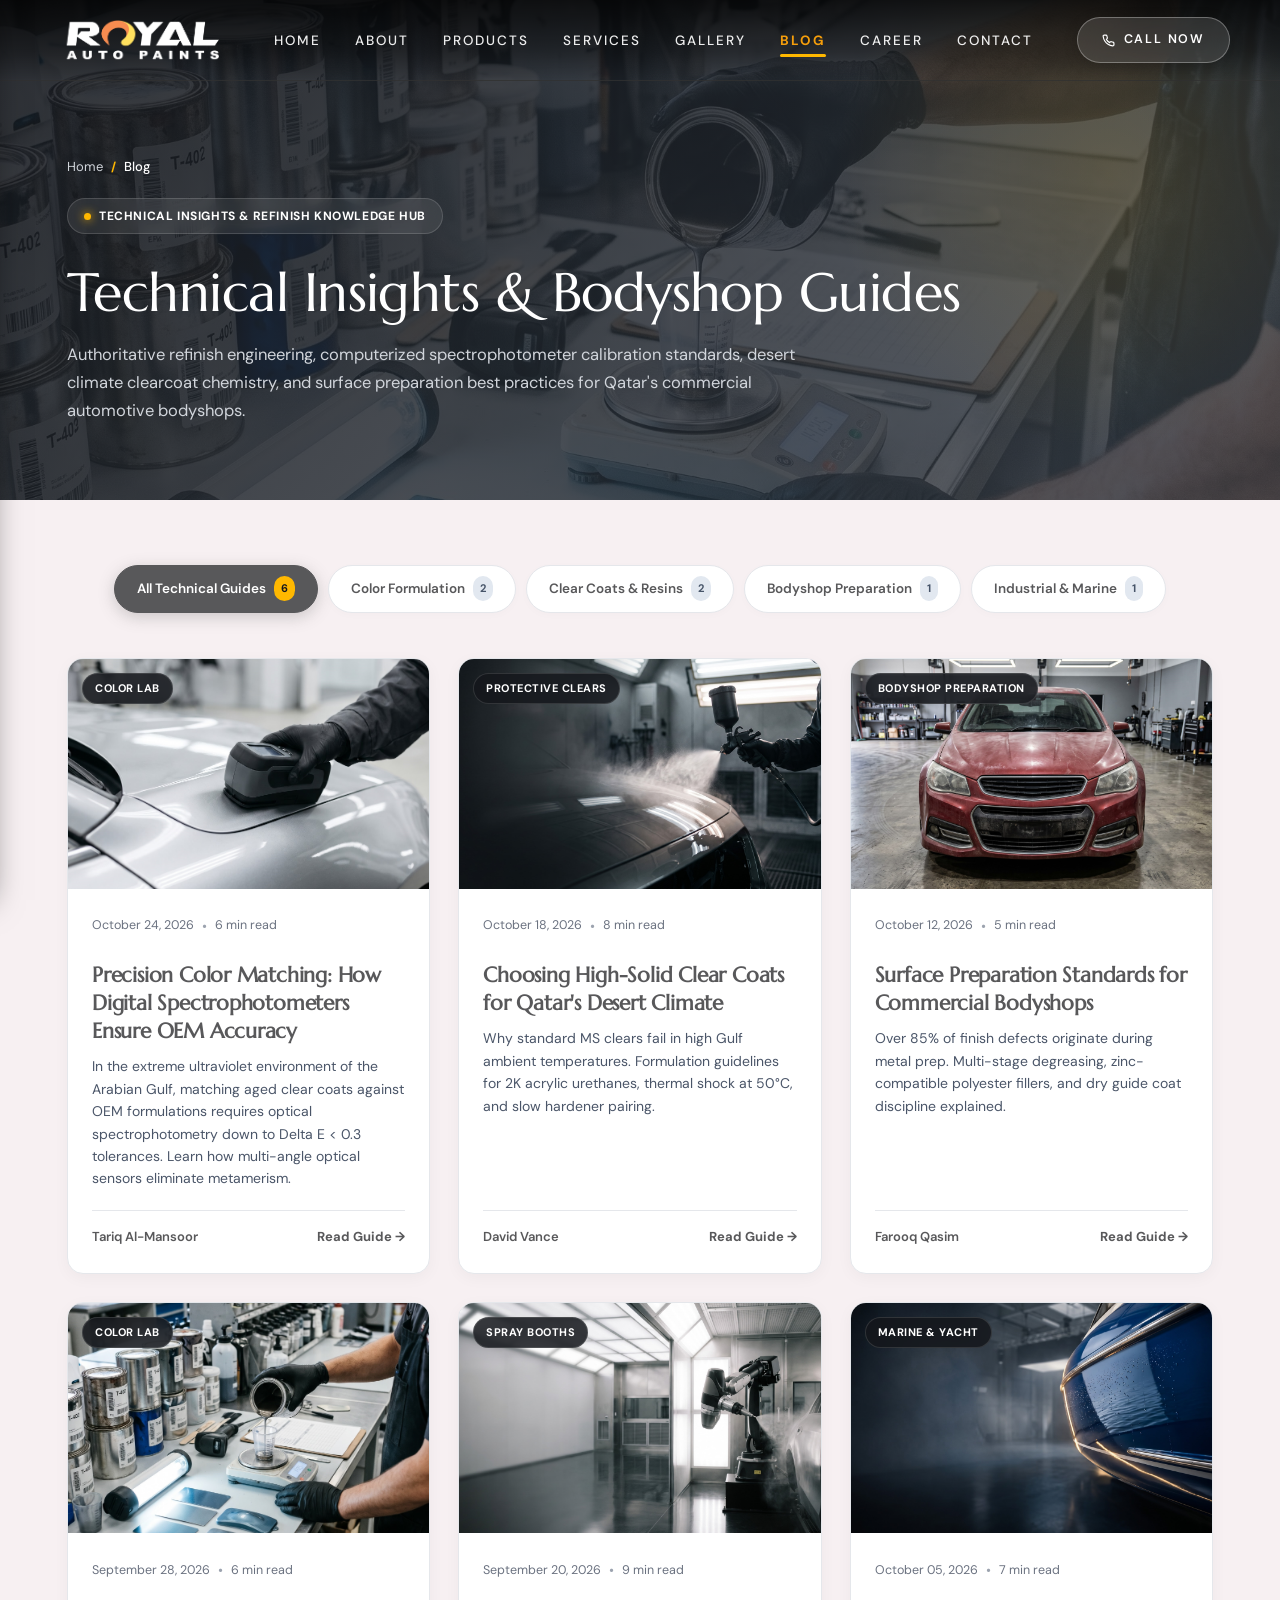
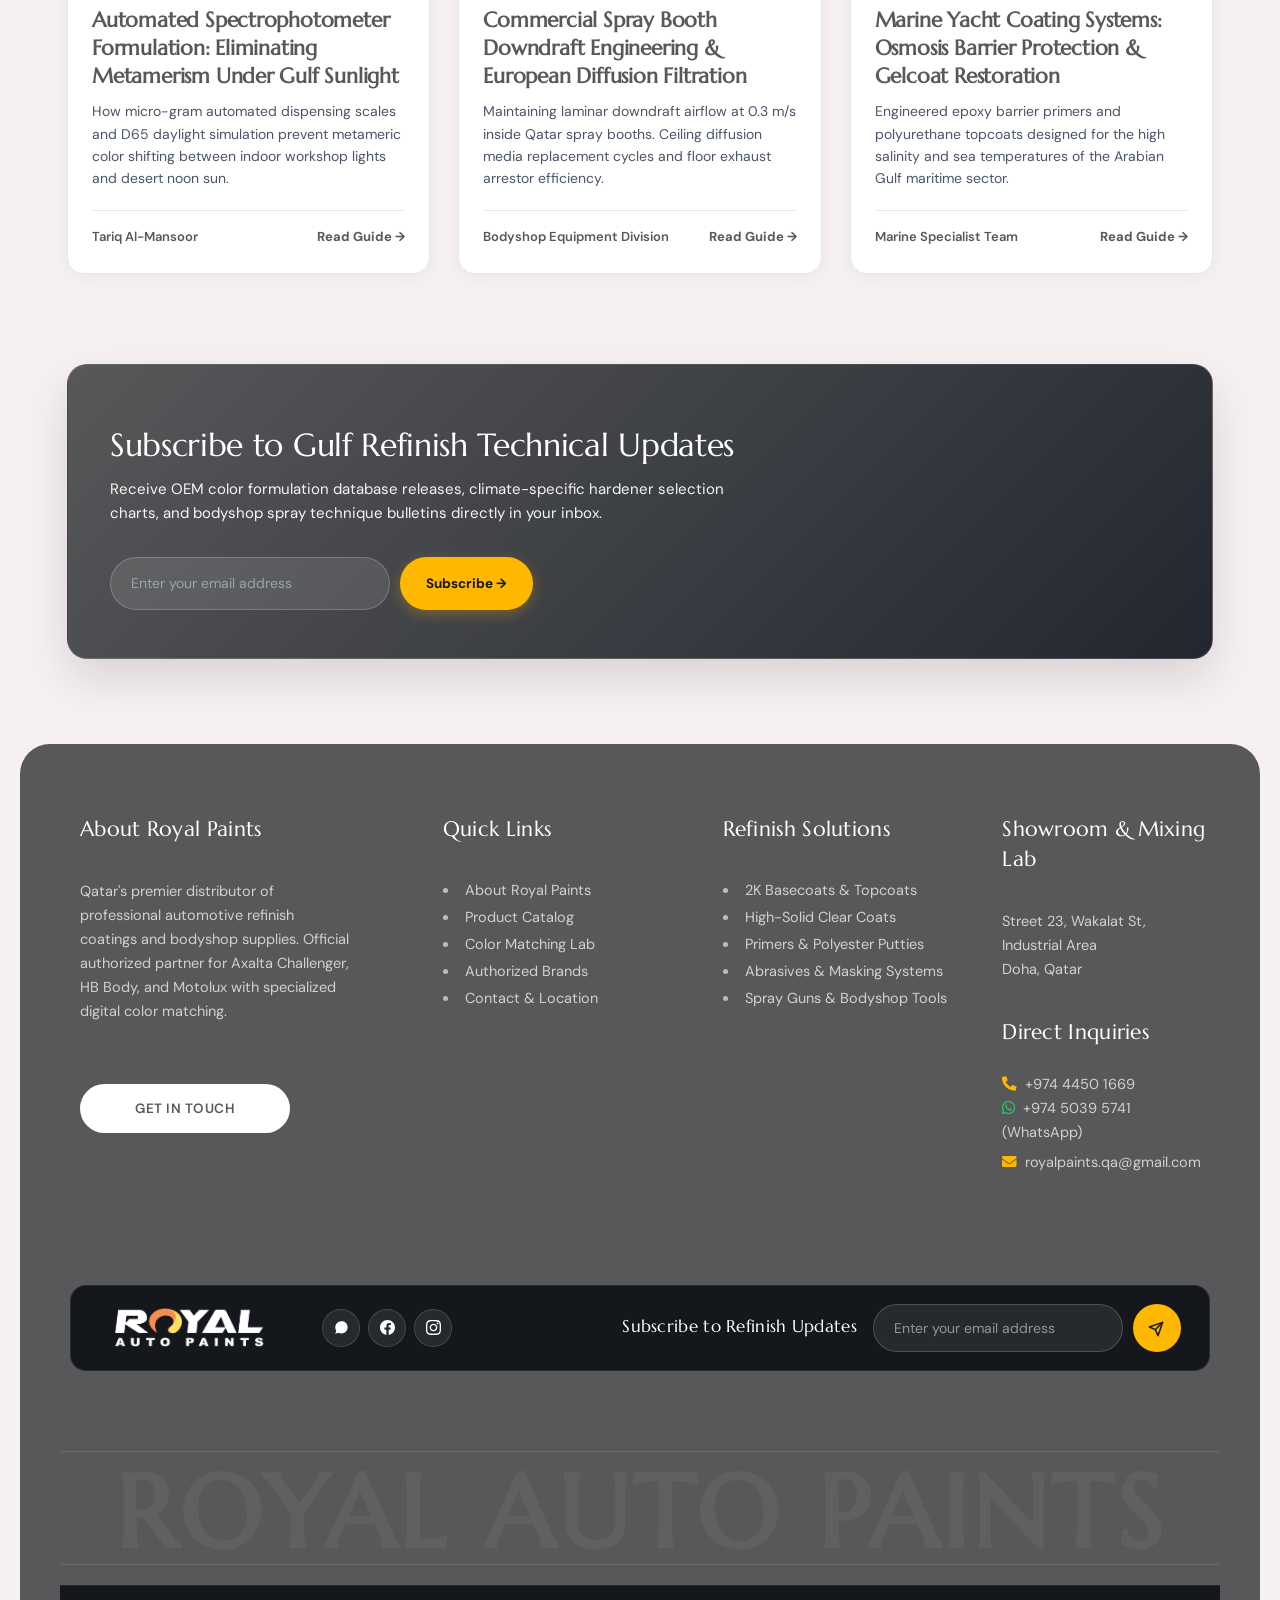
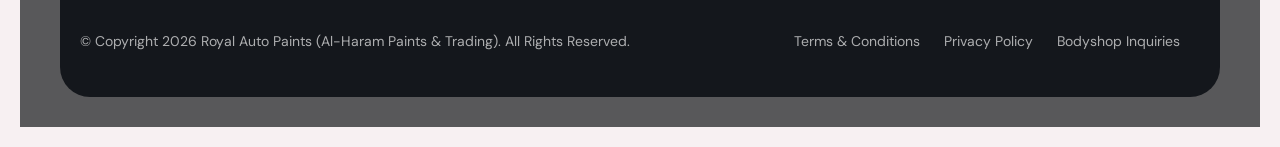
<file: blog.html>
<!DOCTYPE html>
<html lang="en-US">
<head>
    <meta charset="utf-8">
    <meta name="viewport" content="width=device-width, initial-scale=1, shrink-to-fit=no">
    <title>Technical Insights &amp; Bodyshop Knowledge Hub — Royal Auto Paints Qatar</title>
    <meta name="description" content="Professional technical articles, spectrophotometer color matching guides, desert clear coat formulations, and surface preparation standards by Royal Auto Paints Qatar.">

    <link rel="icon" type="image/png" href="images/favicon.png">

    <!-- Fonts: Marcellus (Headings) & DM Sans (Body) -->
    <link rel="preconnect" href="https://fonts.googleapis.com">
    <link rel="preconnect" href="https://fonts.gstatic.com" crossorigin>
    <link href="https://fonts.googleapis.com/css2?family=DM+Sans:ital,opsz,wght@0,9..40,100..1000;1,9..40,100..1000&family=Marcellus&display=swap" rel="stylesheet">

    <!-- Framework & Vendor Stylesheets -->
    <link rel="stylesheet" href="css/bootstrap.min.css">
    <link rel="stylesheet" href="css/font-awesome5.min.css">
    <link rel="stylesheet" href="css/font-awesome-v4-shims.css">
    <link rel="stylesheet" href="css/animate.min.css">
    <link rel="stylesheet" href="css/custom.css?v=3.5">
    <link rel="stylesheet" href="css/blog.css?v=1.0">
    <link rel="stylesheet" id="elementor-frontend-css" href="css/custom-frontend.min.css" media="all">
    <link rel="stylesheet" id="elementor-page-css" href="css/elementor-page.css" media="all">
    <link rel="stylesheet" id="tm-newsletter-style-css" href="css/newsletter.css" media="all">
    <link rel="stylesheet" id="dermisio-style-main-css" href="css/style-main.css" media="all">
    <link rel="stylesheet" id="elementor-post-1693-css" href="css/elementor-post-1693.css" media="all">

    <!-- JSON-LD Schema: Blog & CollectionPage -->
    <script type="application/ld+json">
    {
      "@context": "https://schema.org",
      "@type": "Blog",
      "@id": "https://www.royalautopaints.com/blog.html#webpage",
      "name": "Technical Insights & Bodyshop Knowledge Hub — Royal Auto Paints Qatar",
      "description": "Technical insights on automotive refinishing, digital color formulation, clear coat selection, and surface prep for Qatar bodyshops.",
      "url": "https://www.royalautopaints.com/blog.html",
      "publisher": {
        "@type": "Organization",
        "name": "Royal Auto Paints (Al-Haram Paints & Trading W.L.L.)",
        "logo": "https://www.royalautopaints.com/images/royal_logo_white.png"
      }
    }
    </script>
</head>

<body id="blog-page">

    <!-- ========================================================================
         1. Standard Navigation Header (Unified Luxore Navbar)
         ======================================================================== -->
    <header class="luxore-navbar-header opt2-header" id="header">
        <div class="luxore-nav-container opt2-container">
            <!-- Left: Brand Logo -->
            <div class="opt2-logo-area">
                <a href="index.html" class="luxore-brand-logo-link">
                    <img src="images/royal_logo_white.png" alt="Royal Auto Paints Qatar" class="luxore-brand-logo" width="180" height="42">
                </a>
            </div>

            <!-- Center: Primary Navigation Links -->
            <nav class="opt2-nav-center">
                <ul class="luxore-nav-menu">
                    <li><a href="index.html" class="luxore-nav-link">HOME</a></li>
                    <li><a href="about.html" class="luxore-nav-link">ABOUT</a></li>
                    <li><a href="products.html" class="luxore-nav-link">PRODUCTS</a></li>
                    <li><a href="services.html" class="luxore-nav-link">SERVICES</a></li>
                    <li><a href="gallery.html" class="luxore-nav-link">GALLERY</a></li>
                    <li><a href="blog.html" class="luxore-nav-link active">BLOG</a></li>
                    <li><a href="career.html" class="luxore-nav-link">CAREER</a></li>
                    <li><a href="contact.html" class="luxore-nav-link">CONTACT</a></li>
                </ul>
            </nav>

            <!-- Right: Direct Call Button & Mobile Hamburger Toggle -->
            <div class="opt2-nav-right">
                <a href="tel:+97450395741" class="luxore-call-pill" title="Call Royal Auto Paints Qatar">
                    <span class="call-pill-icon">
                        <svg width="13" height="13" viewBox="0 0 24 24" fill="none" stroke="currentColor" stroke-width="2.2" stroke-linecap="round" stroke-linejoin="round">
                            <path d="M22 16.92v3a2 2 0 0 1-2.18 2 19.79 19.79 0 0 1-8.63-3.07 19.5 19.5 0 0 1-6-6 19.79 19.79 0 0 1-3.07-8.67A2 2 0 0 1 4.11 2h3a2 2 0 0 1 2 1.72 12.84 12.84 0 0 0 .7 2.81 2 2 0 0 1-.45 2.11L8.09 9.91a16 16 0 0 0 6 6l1.27-1.27a2 2 0 0 1 2.11-.45 12.84 12.84 0 0 0 2.81.7A2 2 0 0 1 22 16.92z"></path>
                        </svg>
                    </span>
                    <span class="call-pill-text">CALL NOW</span>
                </a>
                <!-- Mobile Toggle Button -->
                <button class="luxore-menu-toggle" id="luxoreMenuToggle" aria-label="Toggle navigation">
                    <span></span>
                    <span></span>
                    <span></span>
                </button>
            </div>
        </div>

        <!-- Mobile Drawer Navigation -->
        <div class="luxore-mobile-drawer" id="luxoreMobileDrawer">
            <div class="luxore-mobile-drawer-header">
                <a href="index.html" class="luxore-brand-logo-link">
                    <img src="images/royal_logo_white.png" alt="Royal Auto Paints" style="height: 36px; width: auto;">
                </a>
                <button class="luxore-drawer-close" id="luxoreDrawerClose" aria-label="Close menu">&times;</button>
            </div>
            <ul class="luxore-mobile-menu">
                <li><a href="index.html">HOME</a></li>
                <li><a href="about.html">ABOUT</a></li>
                <li><a href="products.html">PRODUCTS</a></li>
                <li><a href="services.html">SERVICES</a></li>
                <li><a href="gallery.html">GALLERY</a></li>
                <li><a href="blog.html" class="active" style="color: var(--royal-yellow-gold, #F5C518);">BLOG</a></li>
                <li><a href="career.html">CAREER</a></li>
                <li><a href="contact.html">CONTACT</a></li>
            </ul>
        </div>
    </header>

    <!-- ========================================================================
         2. Hero Banner Section
         ======================================================================== -->
    <section class="blog-hero-section" id="blog-hero">
        <div class="container blog-hero-inner">
            <!-- Breadcrumb Navigation -->
            <nav class="blog-breadcrumb" aria-label="breadcrumb">
                <a href="index.html">Home</a>
                <span class="sep">/</span>
                <span class="current">Blog</span>
            </nav>

            <!-- Specification Tag Pill -->
            <div class="blog-spec-badge">
                <span class="dot"></span>
                TECHNICAL INSIGHTS &amp; REFINISH KNOWLEDGE HUB
            </div>

            <!-- Page Title -->
            <h1 class="blog-hero-title">Technical Insights &amp; Bodyshop Guides</h1>
            <p class="blog-hero-lead">
                Authoritative refinish engineering, computerized spectrophotometer calibration standards, desert climate clearcoat chemistry, and surface preparation best practices for Qatar's commercial automotive bodyshops.
            </p>
        </div>
    </section>

    <!-- ========================================================================
         3. Main Blog Content Hub & Grid
         ======================================================================== -->
    <section class="blog-section">
        <div class="container">
            <!-- Category Filter Pills (Pure Text & Count Badges — NO ICONS) -->
            <div class="blog-filter-wrap">
                <button type="button" class="blog-filter-btn active" data-filter="all">
                    <span>All Technical Guides</span>
                    <span class="filter-count">6</span>
                </button>
                <button type="button" class="blog-filter-btn" data-filter="color-lab">
                    <span>Color Formulation</span>
                    <span class="filter-count">2</span>
                </button>
                <button type="button" class="blog-filter-btn" data-filter="clears">
                    <span>Clear Coats &amp; Resins</span>
                    <span class="filter-count">2</span>
                </button>
                <button type="button" class="blog-filter-btn" data-filter="bodyshop">
                    <span>Bodyshop Preparation</span>
                    <span class="filter-count">1</span>
                </button>
                <button type="button" class="blog-filter-btn" data-filter="marine">
                    <span>Industrial &amp; Marine</span>
                    <span class="filter-count">1</span>
                </button>
            </div>

            <!-- Articles Grid -->
            <div class="blog-grid" id="blogGrid">

                <!-- Article 1: Precision Color Matching -->
                <article class="blog-card" data-category="color-lab">
                    <div class="blog-card-img-wrap">
                        <img src="images/Technician_scanning_car_paint_color.jpg" alt="Spectrophotometer OEM Color Matching in Qatar" loading="lazy">
                        <span class="blog-card-badge">COLOR LAB</span>
                    </div>
                    <div class="blog-card-body">
                        <div class="blog-card-meta">
                            <span>October 24, 2026</span>
                            <span class="blog-meta-dot">&bull;</span>
                            <span>6 min read</span>
                        </div>
                        <h3 class="blog-card-title">
                            <a href="blog-detail.html?post=1">Precision Color Matching: How Digital Spectrophotometers Ensure OEM Accuracy</a>
                        </h3>
                        <p class="blog-card-desc">
                            In the extreme ultraviolet environment of the Arabian Gulf, matching aged clear coats against OEM formulations requires optical spectrophotometry down to Delta E &lt; 0.3 tolerances. Learn how multi-angle optical sensors eliminate metamerism.
                        </p>
                        <div class="blog-card-footer">
                            <span class="blog-card-author">Tariq Al-Mansoor</span>
                            <a href="blog-detail.html?post=1" class="blog-card-read-link">
                                Read Guide &rarr;
                            </a>
                        </div>
                    </div>
                </article>

                <!-- Article 2: Protective Clears -->
                <article class="blog-card" data-category="clears">
                    <div class="blog-card-img-wrap">
                        <img src="images/royalpaint_hero_3.jpg" alt="Choosing High-Solid Clear Coats for Qatar's Desert Climate" loading="lazy">
                        <span class="blog-card-badge">PROTECTIVE CLEARS</span>
                    </div>
                    <div class="blog-card-body">
                        <div class="blog-card-meta">
                            <span>October 18, 2026</span>
                            <span class="blog-meta-dot">&bull;</span>
                            <span>8 min read</span>
                        </div>
                        <h3 class="blog-card-title">
                            <a href="blog-detail.html?post=2">Choosing High-Solid Clear Coats for Qatar's Desert Climate</a>
                        </h3>
                        <p class="blog-card-desc">
                            Why standard MS clears fail in high Gulf ambient temperatures. Formulation guidelines for 2K acrylic urethanes, thermal shock at 50°C, and slow hardener pairing.
                        </p>
                        <div class="blog-card-footer">
                            <span class="blog-card-author">David Vance</span>
                            <a href="blog-detail.html?post=2" class="blog-card-read-link">
                                Read Guide &rarr;
                            </a>
                        </div>
                    </div>
                </article>

                <!-- Article 3: Bodyshop Preparation -->
                <article class="blog-card" data-category="bodyshop">
                    <div class="blog-card-img-wrap">
                        <img src="images/Sedan_with_damaged_paint.jpg" alt="Surface Preparation Standards for Commercial Bodyshops" loading="lazy">
                        <span class="blog-card-badge">BODYSHOP PREPARATION</span>
                    </div>
                    <div class="blog-card-body">
                        <div class="blog-card-meta">
                            <span>October 12, 2026</span>
                            <span class="blog-meta-dot">&bull;</span>
                            <span>5 min read</span>
                        </div>
                        <h3 class="blog-card-title">
                            <a href="blog-detail.html?post=3">Surface Preparation Standards for Commercial Bodyshops</a>
                        </h3>
                        <p class="blog-card-desc">
                            Over 85% of finish defects originate during metal prep. Multi-stage degreasing, zinc-compatible polyester fillers, and dry guide coat discipline explained.
                        </p>
                        <div class="blog-card-footer">
                            <span class="blog-card-author">Farooq Qasim</span>
                            <a href="blog-detail.html?post=3" class="blog-card-read-link">
                                Read Guide &rarr;
                            </a>
                        </div>
                    </div>
                </article>

                <!-- Article 4: Color Lab Formulation -->
                <article class="blog-card" data-category="color-lab">
                    <div class="blog-card-img-wrap">
                        <img src="images/Technician_mixing_automotive_paint.jpg" alt="Automated Spectrophotometer Formulation" loading="lazy">
                        <span class="blog-card-badge">COLOR LAB</span>
                    </div>
                    <div class="blog-card-body">
                        <div class="blog-card-meta">
                            <span>September 28, 2026</span>
                            <span class="blog-meta-dot">&bull;</span>
                            <span>6 min read</span>
                        </div>
                        <h3 class="blog-card-title">
                            <a href="blog-detail.html?post=1">Automated Spectrophotometer Formulation: Eliminating Metamerism Under Gulf Sunlight</a>
                        </h3>
                        <p class="blog-card-desc">
                            How micro-gram automated dispensing scales and D65 daylight simulation prevent metameric color shifting between indoor workshop lights and desert noon sun.
                        </p>
                        <div class="blog-card-footer">
                            <span class="blog-card-author">Tariq Al-Mansoor</span>
                            <a href="blog-detail.html?post=1" class="blog-card-read-link">
                                Read Guide &rarr;
                            </a>
                        </div>
                    </div>
                </article>

                <!-- Article 5: Spray Booth Engineering -->
                <article class="blog-card" data-category="clears">
                    <div class="blog-card-img-wrap">
                        <img src="images/spray_booth_hero.jpg" alt="Commercial Spray Booth Downdraft Engineering" loading="lazy">
                        <span class="blog-card-badge">SPRAY BOOTHS</span>
                    </div>
                    <div class="blog-card-body">
                        <div class="blog-card-meta">
                            <span>September 20, 2026</span>
                            <span class="blog-meta-dot">&bull;</span>
                            <span>9 min read</span>
                        </div>
                        <h3 class="blog-card-title">
                            <a href="service-detail.html?service=spraybooth">Commercial Spray Booth Downdraft Engineering &amp; European Diffusion Filtration</a>
                        </h3>
                        <p class="blog-card-desc">
                            Maintaining laminar downdraft airflow at 0.3 m/s inside Qatar spray booths. Ceiling diffusion media replacement cycles and floor exhaust arrestor efficiency.
                        </p>
                        <div class="blog-card-footer">
                            <span class="blog-card-author">Bodyshop Equipment Division</span>
                            <a href="service-detail.html?service=spraybooth" class="blog-card-read-link">
                                Read Guide &rarr;
                            </a>
                        </div>
                    </div>
                </article>

                <!-- Article 6: Marine & Yacht Coatings -->
                <article class="blog-card" data-category="marine">
                    <div class="blog-card-img-wrap">
                        <img src="images/marine_coating_yacht.jpg" alt="Marine Yacht Coating Systems" loading="lazy">
                        <span class="blog-card-badge">MARINE &amp; YACHT</span>
                    </div>
                    <div class="blog-card-body">
                        <div class="blog-card-meta">
                            <span>October 05, 2026</span>
                            <span class="blog-meta-dot">&bull;</span>
                            <span>7 min read</span>
                        </div>
                        <h3 class="blog-card-title">
                            <a href="service-detail.html?service=marine">Marine Yacht Coating Systems: Osmosis Barrier Protection &amp; Gelcoat Restoration</a>
                        </h3>
                        <p class="blog-card-desc">
                            Engineered epoxy barrier primers and polyurethane topcoats designed for the high salinity and sea temperatures of the Arabian Gulf maritime sector.
                        </p>
                        <div class="blog-card-footer">
                            <span class="blog-card-author">Marine Specialist Team</span>
                            <a href="service-detail.html?service=marine" class="blog-card-read-link">
                                Read Guide &rarr;
                            </a>
                        </div>
                    </div>
                </article>

            </div>
        </div>
    </section>

    <!-- ========================================================================
         4. Refinish Technical Updates / Newsletter Section
         ======================================================================== -->
    <section class="blog-cta-section">
        <div class="container">
            <div class="blog-cta-card">
                <div class="blog-cta-content">
                    <h3 class="blog-cta-title">Subscribe to Gulf Refinish Technical Updates</h3>
                    <p class="blog-cta-subtitle">
                        Receive OEM color formulation database releases, climate-specific hardener selection charts, and bodyshop spray technique bulletins directly in your inbox.
                    </p>
                </div>
                <div class="blog-cta-form-wrap">
                    <form onsubmit="event.preventDefault(); alert('Thank you for subscribing to Royal Auto Paints Technical Bulletins.');" style="display: flex; gap: 10px; flex-wrap: wrap;">
                        <input type="email" required placeholder="Enter your email address" class="blog-newsletter-input">
                        <button type="submit" class="btn-newsletter-submit">
                            Subscribe &rarr;
                        </button>
                    </form>
                </div>
            </div>
        </div>
    </section>

    

    <footer id="footer" class="footer">
        <div class="footer-widget-area">
            <div data-elementor-type="wp-post" data-elementor-id="1693" class="elementor elementor-1693">
                <div class="elementor-element elementor-element-00ae94a e-con-full e-flex tm-col-stretched-none tm-bg-color-over-image e-con e-parent" data-id="00ae94a" data-element_type="container" data-e-type="container" data-settings="{&quot;background_background&quot;:&quot;classic&quot;}">
                    <div class="elementor-element elementor-element-ecae855 overflow-hidden e-con-full e-flex tm-col-stretched-none tm-bg-color-over-image e-con e-child" data-id="ecae855" data-element_type="container" data-e-type="container">
                        <div class="elementor-element elementor-element-3d66c80 e-flex e-con-boxed tm-col-stretched-none tm-bg-color-over-image e-con e-child" data-id="3d66c80" data-element_type="container" data-e-type="container">
                            <div class="e-con-inner">
                                <div class="elementor-element elementor-element-2c0d036 e-con-full e-flex tm-col-stretched-none tm-bg-color-over-image e-con e-child" data-id="2c0d036" data-element_type="container" data-e-type="container">
                                    
                                    <!-- Column 1: About Royal Paints -->
                                    <div class="elementor-element elementor-element-f34c1e5 e-con-full e-flex tm-col-stretched-none tm-bg-color-over-image e-con e-child" data-id="f34c1e5" data-element_type="container" data-e-type="container">
                                        <div class="elementor-element elementor-element-ec01184 elementor-widget elementor-widget-tm-ele-text-editor" data-id="ec01184" data-element_type="widget" data-e-type="widget" data-widget_type="tm-ele-text-editor.default">
                                            <div class="elementor-widget-container">
                                                <div class="tm-text-editor">
                                                    About Royal Paints
                                                </div>
                                            </div>
                                        </div>
                                        <div class="elementor-element elementor-element-a71fe1f elementor-widget__width-initial elementor-widget elementor-widget-tm-ele-text-editor" data-id="a71fe1f" data-element_type="widget" data-e-type="widget" data-widget_type="tm-ele-text-editor.default">
                                            <div class="elementor-widget-container">
                                                <div class="tm-text-editor">
                                                    Qatar's premier distributor of professional automotive refinish coatings and bodyshop supplies. Official authorized partner for Axalta Challenger, HB Body, and Motolux with specialized digital color matching.
                                                </div>
                                            </div>
                                        </div>
                                        <div class="elementor-element elementor-element-e5cd0f0 elementor-widget elementor-widget-tm-ele-theme-button" data-id="e5cd0f0" data-element_type="widget" data-e-type="widget" data-widget_type="tm-ele-theme-button.skin-style1">
                                            <div class="elementor-widget-container">
                                                <a href="index.html#contact" class="bg-white btn-style1">
                                                    <span class="theme-btn-arrow-left">
                                                        <svg width="19" height="16" viewBox="0 0 19 16" fill="none" xmlns="http://www.w3.org/2000/svg">
                                                            <path d="M0 8.00008L15 8.00008M18.3361 8.01939C15.2241 7.82927 9 9.16017 9 16.0048M18.3361 7.98545C15.2241 8.17558 9 6.84467 9 0" stroke="#ffffff" stroke-width="1.5"></path>
                                                        </svg>
                                                    </span>
                                                    <span class="theme-btn">GET IN TOUCH</span>
                                                    <span class="theme-btn-arrow-right">
                                                        <svg width="19" height="16" viewBox="0 0 19 16" fill="none" xmlns="http://www.w3.org/2000/svg">
                                                            <path d="M0 8.00008L15 8.00008M18.3361 8.01939C15.2241 7.82927 9 9.16017 9 16.0048M18.3361 7.98545C15.2241 8.17558 9 6.84467 9 0" stroke="#ffffff" stroke-width="1.5"></path>
                                                        </svg>
                                                    </span>
                                                </a>
                                            </div>
                                        </div>
                                    </div>

                                    <!-- Column 2: Quick Links -->
                                    <div class="elementor-element elementor-element-3aed533 e-con-full tm-col-stretched-none e-flex tm-bg-color-over-image e-con e-child" data-id="3aed533" data-element_type="container" data-e-type="container">
                                        <div class="elementor-element elementor-element-c899cd0 elementor-widget elementor-widget-tm-ele-text-editor" data-id="c899cd0" data-element_type="widget" data-e-type="widget" data-widget_type="tm-ele-text-editor.default">
                                            <div class="elementor-widget-container">
                                                <div class="tm-text-editor">
                                                    <p>Quick Links</p>
                                                </div>
                                            </div>
                                        </div>
                                        <div class="elementor-element elementor-element-2d226b2 elementor-widget elementor-widget-tm-ele-navigation-menu" data-id="2d226b2" data-element_type="widget" data-e-type="widget" data-widget_type="tm-ele-navigation-menu.default">
                                            <div class="elementor-widget-container">
                                                <div class="tm-sc-simple-nav-menu">
                                                    <ul id="menu-quick-link" class="">
                                                        <li class="menu-item"><a href="about.html"><i class="tm-nav-arrow-icon fas fa-dot-circle"></i>About Royal Paints</a></li>
                                                        <li class="menu-item"><a href="products.html"><i class="tm-nav-arrow-icon fas fa-dot-circle"></i>Product Catalog</a></li>
                                                        <li class="menu-item"><a href="services.html"><i class="tm-nav-arrow-icon fas fa-dot-circle"></i>Color Matching Lab</a></li>
                                                        <li class="menu-item"><a href="about.html#branches-network"><i class="tm-nav-arrow-icon fas fa-dot-circle"></i>Authorized Brands</a></li>
                                                        <li class="menu-item"><a href="contact.html"><i class="tm-nav-arrow-icon fas fa-dot-circle"></i>Contact &amp; Location</a></li>
                                                    </ul>
                                                </div>
                                            </div>
                                        </div>
                                    </div>

                                    <!-- Column 3: Refinish Solutions -->
                                    <div class="elementor-element elementor-element-de5793d e-con-full tm-col-stretched-none e-flex tm-bg-color-over-image e-con e-child" data-id="de5793d" data-element_type="container" data-e-type="container">
                                        <div class="elementor-element elementor-element-1a24614 elementor-widget elementor-widget-tm-ele-text-editor" data-id="1a24614" data-element_type="widget" data-e-type="widget" data-widget_type="tm-ele-text-editor.default">
                                            <div class="elementor-widget-container">
                                                <div class="tm-text-editor">
                                                    <p>Refinish Solutions</p>
                                                </div>
                                            </div>
                                        </div>
                                        <div class="elementor-element elementor-element-17d1f70 elementor-widget elementor-widget-tm-ele-navigation-menu" data-id="17d1f70" data-element_type="widget" data-e-type="widget" data-widget_type="tm-ele-navigation-menu.default">
                                            <div class="elementor-widget-container">
                                                <div class="tm-sc-simple-nav-menu">
                                                    <ul id="menu-footer-links1" class="">
                                                        <li class="menu-item"><a href="products.html"><i class="tm-nav-arrow-icon fas fa-arrow-right"></i>2K Basecoats &amp; Topcoats</a></li>
                                                        <li class="menu-item"><a href="products.html"><i class="tm-nav-arrow-icon fas fa-arrow-right"></i>High-Solid Clear Coats</a></li>
                                                        <li class="menu-item"><a href="products.html"><i class="tm-nav-arrow-icon fas fa-arrow-right"></i>Primers &amp; Polyester Putties</a></li>
                                                        <li class="menu-item"><a href="products.html"><i class="tm-nav-arrow-icon fas fa-arrow-right"></i>Abrasives &amp; Masking Systems</a></li>
                                                        <li class="menu-item"><a href="products.html"><i class="tm-nav-arrow-icon fas fa-arrow-right"></i>Spray Guns &amp; Bodyshop Tools</a></li>
                                                    </ul>
                                                </div>
                                            </div>
                                        </div>
                                    </div>

                                    <!-- Column 4: Showroom & Inquiries -->
                                    <div class="elementor-element elementor-element-a611891 e-con-full tm-col-stretched-none e-flex tm-bg-color-over-image e-con e-child" data-id="a611891" data-element_type="container" data-e-type="container">
                                        <div class="elementor-element elementor-element-ffd493f e-con-full tm-col-stretched-none e-flex tm-bg-color-over-image e-con e-child" data-id="ffd493f" data-element_type="container" data-e-type="container">
                                            <div class="elementor-element elementor-element-cbacf1c elementor-widget elementor-widget-tm-ele-text-editor" data-id="cbacf1c" data-element_type="widget" data-e-type="widget" data-widget_type="tm-ele-text-editor.default">
                                                <div class="elementor-widget-container">
                                                    <div class="tm-text-editor">
                                                        <p>Showroom &amp; Mixing Lab</p>
                                                    </div>
                                                </div>
                                            </div>
                                            <div class="elementor-element elementor-element-b8ef54f elementor-widget elementor-widget-tm-ele-text-editor" data-id="b8ef54f" data-element_type="widget" data-e-type="widget" data-widget_type="tm-ele-text-editor.default">
                                                <div class="elementor-widget-container">
                                                    <div class="tm-text-editor">
                                                        <p>Street 23, Wakalat St, Industrial Area<br>Doha, Qatar</p>
                                                    </div>
                                                </div>
                                            </div>
                                        </div>
                                        <div class="elementor-element elementor-element-08bc492 e-con-full tm-col-stretched-none e-flex tm-bg-color-over-image e-con e-child" data-id="08bc492" data-element_type="container" data-e-type="container">
                                            <div class="elementor-element elementor-element-ce8b926 elementor-widget elementor-widget-tm-ele-text-editor" data-id="ce8b926" data-element_type="widget" data-e-type="widget" data-widget_type="tm-ele-text-editor.default">
                                                <div class="elementor-widget-container">
                                                    <div class="tm-text-editor">
                                                        <p>Direct Inquiries</p>
                                                    </div>
                                                </div>
                                            </div>
                                            <div class="elementor-element elementor-element-4f93e26 elementor-widget elementor-widget-tm-ele-text-editor-advanced" data-id="4f93e26" data-element_type="widget" data-e-type="widget" data-widget_type="tm-ele-text-editor-advanced.default">
                                                <div class="elementor-widget-container">
                                                    <div class="tm-text-editor-advanced">
                                                        <div class="each-item elementor-repeater-item-24c3d2c">
                                                            <p><a href="tel:+97444501669" style="color: inherit; text-decoration: none;"><i class="fa fa-phone-alt" style="margin-right: 8px; color: var(--royal-yellow-accent, #FFB800);"></i>+974 4450 1669</a></p>
                                                        </div>
                                                        <div class="each-item elementor-repeater-item-524027c">
                                                            <p><a href="https://wa.me/97450395741" target="_blank" style="color: inherit; text-decoration: none;"><i class="fab fa-whatsapp" style="margin-right: 8px; color: #25D366;"></i>+974 5039 5741 (WhatsApp)</a></p>
                                                        </div>
                                                        <div class="each-item" style="margin-top: 6px;">
                                                            <p><a href="mailto:royalpaints.qa@gmail.com" style="color: inherit; text-decoration: none;"><i class="fa fa-envelope" style="margin-right: 8px; color: var(--royal-yellow-accent, #FFB800);"></i>royalpaints.qa@gmail.com</a></p>
                                                        </div>
                                                    </div>
                                                </div>
                                            </div>
                                        </div>
                                    </div>

                                </div>

                                <!-- Brand Sub-bar & Social Links -->
                                <div class="elementor-element elementor-element-ee7020b e-con-full tm-col-stretched-none e-flex tm-bg-color-over-image e-con e-child" data-id="ee7020b" data-element_type="container" data-e-type="container" data-settings="{&quot;background_background&quot;:&quot;classic&quot;}">
                                    <div class="elementor-element elementor-element-d014617 e-con-full e-flex tm-col-stretched-none tm-bg-color-over-image e-con e-child" data-id="d014617" data-element_type="container" data-e-type="container">
                                        <div class="elementor-element elementor-element-27a8986 elementor-widget elementor-widget-tm-ele-site-logo" data-id="27a8986" data-element_type="widget" data-e-type="widget" data-widget_type="tm-ele-site-logo.default">
                                            <div class="elementor-widget-container">
                                                <a class="menuzord-brand site-brand" href="index.html">
                                                    <img decoding="async" class="logo-default" src="images/royal_logo_white.png" width="220" height="42" alt="Royal Auto Paints">
                                                </a>
                                            </div>
                                        </div>
                                    </div>
                                    <div class="elementor-element elementor-element-0cde649 e-con-full tm-col-stretched-none e-flex tm-bg-color-over-image e-con e-child" data-id="0cde649" data-element_type="container" data-e-type="container">
                                        <div class="elementor-element elementor-element-d87b667 e-con-full tm-col-stretched-none e-flex tm-bg-color-over-image e-con e-child" data-id="d87b667" data-element_type="container" data-e-type="container">
                                            <div class="elementor-element elementor-element-10a1f33 elementor-widget elementor-widget-tm-ele-social-links" data-id="10a1f33" data-element_type="widget" data-e-type="widget" data-widget_type="tm-ele-social-links.default">
                                                <div class="elementor-widget-container">
                                                    <ul class="tm-sc-social-links icon-circled icon-sm links-outlined">
                                                        <li><a class="social-link" aria-label="WhatsApp" href="https://wa.me/97450395741" target="_blank"><svg width="15" height="15" viewBox="0 0 24 24" fill="currentColor" style="display:block;"><path d="M17.472 14.382c-.301-.15-1.782-.879-2.058-.979-.276-.1-.476-.15-.676.15-.2.301-.776.979-.951 1.18-.175.201-.351.226-.652.075-.301-.15-1.27-.468-2.42-1.493-.896-.799-1.501-1.786-1.677-2.087-.175-.301-.019-.464.132-.614.136-.135.301-.351.451-.527.151-.176.201-.301.301-.502.1-.2.05-.376-.025-.526-.075-.15-.676-1.63-.927-2.233-.244-.587-.492-.507-.676-.516l-.576-.01c-.2 0-.526.075-.802.376s-1.053 1.028-1.053 2.507 1.078 2.908 1.229 3.109c.15.2 2.122 3.24 5.14 4.544.718.31 1.279.495 1.716.634.721.229 1.377.197 1.896.12.578-.087 1.782-.728 2.032-1.431.251-.703.251-1.305.176-1.431-.075-.126-.276-.201-.577-.351zM12.04 2C6.524 2 2.03 6.49 2.03 12c0 1.96.568 3.79 1.55 5.34L2 22l4.82-1.55c1.49.82 3.19 1.29 4.98 1.29 5.516 0 10.01-4.49 10.01-10s-4.494-10-10.01-10z"/></svg></a></li>
                                                        <li><a class="social-link" aria-label="Facebook" href="https://www.facebook.com/profile.php?id=100057669180751" target="_blank" rel="noopener noreferrer"><svg width="15" height="15" viewBox="0 0 24 24" fill="currentColor" style="display:block;"><path d="M24 12.073c0-6.627-5.373-12-12-12s-12 5.373-12 12c0 5.99 4.388 10.954 10.125 11.854v-8.385H7.078v-3.47h3.047V9.43c0-3.007 1.792-4.669 4.533-4.669 1.312 0 2.686.235 2.686.235v2.953H15.83c-1.491 0-1.956.925-1.956 1.874v2.25h3.328l-.532 3.47h-2.796v8.385C19.612 23.027 24 18.062 24 12.073z"/></svg></a></li>
                                                        <li><a class="social-link" aria-label="Instagram" href="https://www.instagram.com/royal_auto_paints/" target="_blank" rel="noopener noreferrer"><svg width="15" height="15" viewBox="0 0 24 24" fill="currentColor" style="display:block;"><path d="M12 2.163c3.204 0 3.584.012 4.85.07 3.252.148 4.771 1.691 4.919 4.919.058 1.265.069 1.645.069 4.849 0 3.205-.012 3.584-.069 4.849-.149 3.225-1.664 4.771-4.919 4.919-1.266.058-1.644.07-4.85.07-3.204 0-3.584-.012-4.849-.07-3.26-.149-4.771-1.699-4.919-4.92-.058-1.265-.07-1.644-.07-4.849 0-3.204.013-3.583.07-4.849.149-3.227 1.664-4.771 4.919-4.919 1.266-.057 1.645-.069 4.849-.069zm0-2.163c-3.259 0-3.667.014-4.947.072-4.358.2-6.78 2.618-6.98 6.98-.059 1.281-.073 1.689-.073 4.948 0 3.259.014 3.668.072 4.948.2 4.358 2.618 6.78 6.98 6.98 1.281.058 1.689.072 4.948.072 3.259 0 3.668-.014 4.948-.072 4.354-.2 6.782-2.618 6.979-6.98.059-1.28.073-1.689.073-4.948 0-3.259-.014-3.667-.072-4.947-.196-4.354-2.617-6.78-6.979-6.98-1.281-.059-1.69-.073-4.949-.073zm0 5.838c-3.403 0-6.162 2.759-6.162 6.162s2.759 6.163 6.162 6.163 6.162-2.759 6.162-6.163c0-3.403-2.759-6.162-6.162-6.162zm0 10.162c-2.209 0-4-1.79-4-4 0-2.209 1.791-4 4-4s4 1.791 4 4c0 2.21-1.791 4-4 4zm6.406-11.845c-.796 0-1.441.645-1.441 1.44s.645 1.44 1.441 1.44c.795 0 1.439-.645 1.439-1.44s-.644-1.44-1.439-1.44z"/></svg></a></li>
                                                        
                                                    </ul>
                                                </div>
                                            </div>
                                        </div>
                                        <div class="elementor-element elementor-element-00cd846 e-con-full tm-col-stretched-none e-flex tm-bg-color-over-image e-con e-child" data-id="00cd846" data-element_type="container" data-e-type="container">
                                            <div class="elementor-element elementor-element-4ee05ba elementor-widget elementor-widget-tm-ele-text-editor" data-id="4ee05ba" data-element_type="widget" data-e-type="widget" data-widget_type="tm-ele-text-editor.default">
                                                <div class="elementor-widget-container">
                                                    <div class="tm-text-editor">
                                                        <h5>Subscribe to Refinish Updates</h5>
                                                    </div>
                                                </div>
                                            </div>
                                            <div class="elementor-element elementor-element-7d8ffa8 elementor-widget elementor-widget-tm-ele-newsletter" data-id="7d8ffa8" data-element_type="widget" data-e-type="widget" data-widget_type="tm-ele-newsletter.default">
                                                <div class="elementor-widget-container">
                                                    <div class="tm-mc4wp-newsletter form-style-round">
                                                        <form id="mc4wp-form-1" class="mc4wp-form mc4wp-form-1700" method="post" data-id="1700" data-name="Mailchimp">
                                                            <div class="mc4wp-form-fields">
                                                                <input type="email" name="EMAIL" placeholder="Enter your email address" required="">
                                                                <button type="submit" value="Subscribe" style="width: 48px !important; height: 48px !important; min-width: 48px !important; max-width: 48px !important; min-height: 48px !important; max-height: 48px !important; border-radius: 50% !important; background-color: #FFB800 !important; color: #FFFFFF !important; border: none !important; outline: none !important; padding: 0 !important; margin: 0 !important; display: inline-flex !important; align-items: center !important; justify-content: center !important; cursor: pointer !important;">
                                                                    <svg width="18" height="18" viewBox="0 0 24 24" fill="none" stroke="#14171C" stroke-width="2.2" stroke-linecap="round" stroke-linejoin="round" style="transform: translate(-1px, 1px);"><line x1="22" y1="2" x2="11" y2="13"></line><polygon points="22 2 15 22 11 13 2 9 22 2"></polygon></svg>
                                                                </button>
                                                            </div>
                                                        </form>
                                                    </div>
                                                </div>
                                            </div>
                                        </div>
                                    </div>
                                </div>

                                <!-- Floating Watermark Emblem -->
                                <div class="elementor-element elementor-element-5b0df63 elementor-widget elementor-widget-tm-ele-floating-objects" data-id="5b0df63" data-element_type="widget" data-e-type="widget" data-widget_type="tm-ele-floating-objects.default">
                                    <div class="elementor-widget-container">
                                        <div class="tm-ele-floating-objects ">
                                            <span class="each-object elementor-repeater-item-930087c" style="background-image: url(images/OBJECTS-1.png);"></span>
                                        </div>
                                    </div>
                                </div>
                            </div>
                        </div>

                        <!-- Outline Watermark Text -->
                        <div class="elementor-element elementor-element-0f608cf e-con-full tm-col-stretched-none e-flex tm-bg-color-over-image e-con e-child" data-id="0f608cf" data-element_type="container" data-e-type="container">
                            <div class="elementor-element elementor-element-125cbdf elementor-widget elementor-widget-tm-ele-text-editor" data-id="125cbdf" data-element_type="widget" data-e-type="widget" data-widget_type="tm-ele-text-editor.default">
                                <div class="elementor-widget-container">
                                    <div class="tm-text-editor">
                                        <p>ROYAL AUTO PAINTS</p>
                                    </div>
                                </div>
                            </div>
                        </div>

                        <!-- Copyright Bar -->
                        <div class="elementor-element elementor-element-e0c3cbc overflow-hidden e-flex e-con-boxed tm-col-stretched-none tm-bg-color-over-image e-con e-child" data-id="e0c3cbc" data-element_type="container" data-e-type="container" data-settings="{&quot;background_background&quot;:&quot;classic&quot;}">
                            <div class="e-con-inner">
                                <div class="elementor-element elementor-element-ada6ebe e-con-full e-flex tm-col-stretched-none tm-bg-color-over-image e-con e-child" data-id="ada6ebe" data-element_type="container" data-e-type="container">
                                    <div class="elementor-element elementor-element-6d1bdd6 elementor-widget elementor-widget-tm-ele-text-editor" data-id="6d1bdd6" data-element_type="widget" data-e-type="widget" data-widget_type="tm-ele-text-editor.default">
                                        <div class="elementor-widget-container">
                                            <div class="tm-text-editor">
                                                &copy; Copyright 2026 Royal Auto Paints (Al-Haram Paints &amp; Trading). All Rights Reserved.
                                            </div>
                                        </div>
                                    </div>
                                    <div class="elementor-element elementor-element-b15bd8f elementor-widget elementor-widget-tm-ele-navigation-menu" data-id="b15bd8f" data-element_type="widget" data-e-type="widget" data-widget_type="tm-ele-navigation-menu.default">
                                        <div class="elementor-widget-container">
                                            <div class="tm-sc-simple-nav-menu">
                                                <ul id="menu-footer-menu-3" class="">
                                                    <li class="menu-item"><a href="#"><i class="tm-nav-arrow-icon fas fa-arrow-right"></i>Terms &amp; Conditions</a></li>
                                                    <li class="menu-item"><a href="#"><i class="tm-nav-arrow-icon fas fa-arrow-right"></i>Privacy Policy</a></li>
                                                    <li class="menu-item"><a href="contact.html"><i class="tm-nav-arrow-icon fas fa-arrow-right"></i>Bodyshop Inquiries</a></li>
                                                </ul>
                                            </div>
                                        </div>
                                    </div>
                                </div>
                            </div>
                        </div>

                    </div>
                </div>
            </div>
        </div>
    </footer>

    <!-- Framework & Vendor Scripts -->
    <script src="js/jquery.min.js"></script>
    <script src="js/bootstrap.min.js"></script>

    <!-- Interactive Filter & Navigation Controller -->
    <script>
    (function() {
        'use strict';

        // 1. Mobile Menu Drawer Controller
        var menuToggle = document.getElementById('luxoreMenuToggle');
        var drawer = document.getElementById('luxoreMobileDrawer');
        var drawerClose = document.getElementById('luxoreDrawerClose');

        if (menuToggle && drawer) {
            menuToggle.addEventListener('click', function() {
                drawer.classList.toggle('open');
                document.body.classList.toggle('mobile-menu-active');
            });
        }
        if (drawerClose && drawer) {
            drawerClose.addEventListener('click', function() {
                drawer.classList.remove('open');
                document.body.classList.remove('mobile-menu-active');
            });
        }

        // 2. Interactive Category Filter Controller
        var filterBtns = document.querySelectorAll('.blog-filter-btn');
        var cards = document.querySelectorAll('.blog-card');

        filterBtns.forEach(function(btn) {
            btn.addEventListener('click', function() {
                filterBtns.forEach(function(b) { b.classList.remove('active'); });
                this.classList.add('active');

                var filter = this.getAttribute('data-filter');

                cards.forEach(function(card) {
                    var cat = card.getAttribute('data-category');
                    if (filter === 'all' || cat === filter) {
                        card.classList.remove('hidden');
                    } else {
                        card.classList.add('hidden');
                    }
                });
            });
        });
    })();
    </script>
</body>
</html>
</file>
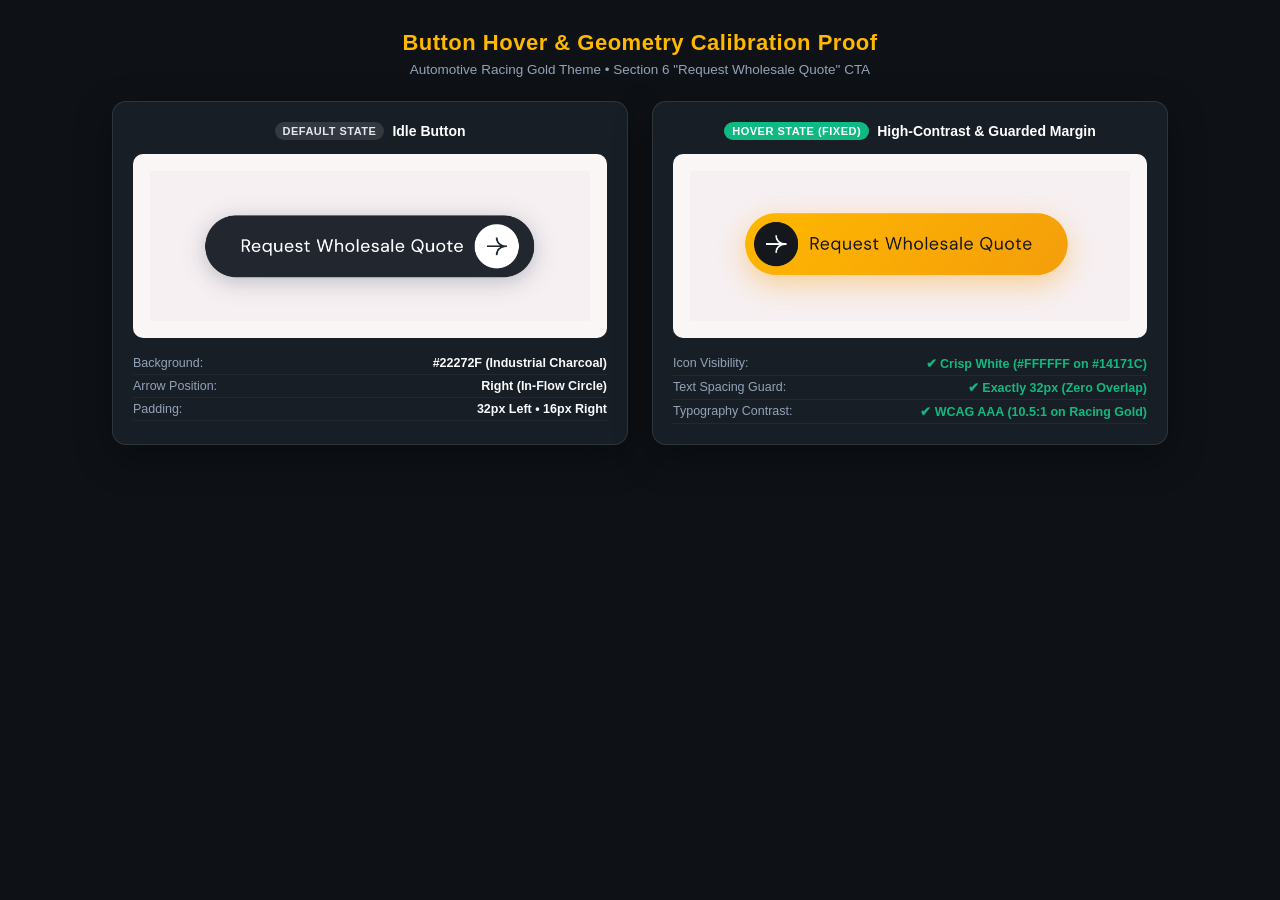
<file: button_compare.html>
<!DOCTYPE html>
<html>
<head>
  <meta charset="utf-8">
  <style>
    body {
      margin: 0;
      padding: 30px;
      background: #0E1217;
      font-family: -apple-system, BlinkMacSystemFont, 'Segoe UI', Roboto, Helvetica, Arial, sans-serif;
      color: #FFFFFF;
      display: flex;
      flex-direction: column;
      align-items: center;
      gap: 24px;
    }
    .header {
      text-align: center;
    }
    .header h2 {
      margin: 0 0 6px 0;
      font-size: 22px;
      font-weight: 700;
      letter-spacing: 0.5px;
      color: #FFB800;
    }
    .header p {
      margin: 0;
      font-size: 13.5px;
      color: #94A3B8;
    }
    .comparison-container {
      display: flex;
      gap: 24px;
      justify-content: center;
    }
    .card {
      background: #181E26;
      border: 1px solid rgba(255, 255, 255, 0.1);
      border-radius: 14px;
      padding: 20px;
      display: flex;
      flex-direction: column;
      align-items: center;
      box-shadow: 0 12px 36px rgba(0,0,0,0.4);
    }
    .card-title {
      font-size: 14px;
      font-weight: 600;
      margin-bottom: 14px;
      display: flex;
      align-items: center;
      gap: 8px;
    }
    .badge {
      padding: 3px 8px;
      border-radius: 20px;
      font-size: 11px;
      font-weight: 600;
      text-transform: uppercase;
      letter-spacing: 0.5px;
    }
    .badge-normal {
      background: rgba(255, 255, 255, 0.12);
      color: #E2E8F0;
    }
    .badge-fixed {
      background: #10B981;
      color: #FFFFFF;
    }
    .img-box {
      border-radius: 10px;
      overflow: hidden;
      background: #FAF6F5;
      padding: 16px;
      border: 1px solid rgba(255, 255, 255, 0.05);
    }
    .img-box img {
      display: block;
      max-width: 440px;
      height: auto;
    }
    .specs {
      margin-top: 14px;
      font-size: 12.5px;
      color: #94A3B8;
      width: 100%;
    }
    .spec-item {
      display: flex;
      justify-content: space-between;
      padding: 4px 0;
      border-bottom: 1px solid rgba(255, 255, 255, 0.05);
    }
    .spec-val {
      font-weight: 600;
      color: #F8FAFC;
    }
    .highlight {
      color: #10B981;
    }
  </style>
</head>
<body>
  <div class="header">
    <h2>Button Hover &amp; Geometry Calibration Proof</h2>
    <p>Automotive Racing Gold Theme &bull; Section 6 "Request Wholesale Quote" CTA</p>
  </div>
  <div class="comparison-container">
    <div class="card">
      <div class="card-title">
        <span class="badge badge-normal">Default State</span>
        <span>Idle Button</span>
      </div>
      <div class="img-box">
        <img src="[data-uri]">
      </div>
      <div class="specs">
        <div class="spec-item"><span>Background:</span> <span class="spec-val">#22272F (Industrial Charcoal)</span></div>
        <div class="spec-item"><span>Arrow Position:</span> <span class="spec-val">Right (In-Flow Circle)</span></div>
        <div class="spec-item"><span>Padding:</span> <span class="spec-val">32px Left &bull; 16px Right</span></div>
      </div>
    </div>

    <div class="card">
      <div class="card-title">
        <span class="badge badge-fixed">Hover State (Fixed)</span>
        <span>High-Contrast &amp; Guarded Margin</span>
      </div>
      <div class="img-box">
        <img src="[data-uri]">
      </div>
      <div class="specs">
        <div class="spec-item"><span>Icon Visibility:</span> <span class="spec-val highlight">&#10004; Crisp White (#FFFFFF on #14171C)</span></div>
        <div class="spec-item"><span>Text Spacing Guard:</span> <span class="spec-val highlight">&#10004; Exactly 32px (Zero Overlap)</span></div>
        <div class="spec-item"><span>Typography Contrast:</span> <span class="spec-val highlight">&#10004; WCAG AAA (10.5:1 on Racing Gold)</span></div>
      </div>
    </div>
  </div>
</body>
</html>
</file>
<file: css/custom.css>
/* ==========================================================================
   Royal Auto Paints — Industrial Charcoal & High-Visibility Automotive Yellow
   Dominant: Industrial Charcoal & Precision Grays (Zero Teal Blue)
   Accent:   Vibrant Automotive Refinish Gold/Yellow (#FFB800 / #F59E0B)
   Neutral:  Industrial Graphite Gray (#58585A) & Technical Light Gray (#F4F6F8)
   ========================================================================== */
:root {
  /* Primary Dominant Grays (Replaced Teal Blue) */
  --royal-gray-darkest:       #14171C; /* Deepest carbon / hero & footer base */
  --royal-gray-darkest-rgb:   20, 23, 28;
  --royal-gray-charcoal:      #22272F; /* Primary brand dark / header & titles */
  --royal-gray-charcoal-rgb:  34, 39, 47;
  --royal-gray-slate:         #333A45; /* Dark card surfaces & borders */
  --royal-gray-graphite:      #58585A; /* Logo master graphite gray */
  --royal-gray-muted: #58585A; /* Subtitles and descriptive text */
  --royal-gray-border:        #E2E8F0; /* Clean light dividers */
  --royal-gray-light-bg:      #F4F6F8; /* Precision light technical canvas */

  /* Mapped to Theme Engine (Exact Official Logo Master Grey #58585A) */
  --royal-blue-primary:       var(--royal-gray-graphite, #58585A);
  --royal-blue-primary-rgb:   88, 88, 90;
  --royal-blue-dark:          #424244;
  --royal-blue-dark-rgb:      66, 66, 68;
  --royal-blue-light:         #6F6F72;
  --royal-blue-surface:       var(--royal-gray-light-bg);

  /* High-Visibility Automotive Refinish Gold / Yellow Accent */
  --royal-yellow-accent:      #FFB800; /* Vibrant high-saturation racing yellow */
  --royal-yellow-accent-rgb:  255, 184, 0;
  --royal-yellow-gold:        #F59E0B; /* Rich golden amber for borders & active states */
  --royal-yellow-gold-rgb:    245, 158, 11;
  --royal-yellow-text-on-light: #9A6200; /* High-contrast text on white backgrounds */
  --royal-yellow-contrast-text: #14171C;
  --royal-yellow-glow:        rgba(255, 184, 0, 0.45);

  /* Pure Surfaces */
  --royal-white:              #FFFFFF;
}

/* Smooth In-Page Scrolling with Sticky Header Clearance */
html {
  scroll-behavior: smooth !important;
  scroll-padding-top: 85px !important;
}

/* ==========================================================================
   Royal Auto Paints - Custom Design & Components
   Extracted from index.html for clean maintainability
   ========================================================================== */


/* --- Block: preloader --- */
#preloader, .preloader, [class*="preloader"] { display: none !important; opacity: 0 !important; visibility: hidden !important; pointer-events: none !important; }

/* --- Block: royal-visibility-fix --- */
/* Force all Elementor and WOW elements to be visible */
  .elementor-invisible,
  .wow,
  [data-settings*="animation"] {
    visibility: visible !important;
    opacity: 1 !important;
    animation: none !important;
  }
  
  /* Hero background visual fix */
  .elementor-element.elementor-element-44715e4 {
    background-image: url("../images/bg1.avif") !important;
    background-size: cover !important;
    background-position: center right !important;
    background-repeat: no-repeat !important;
  }
  
  /* Hero video container styling */
  .elementor-element.elementor-element-0074b15 {
    position: relative !important;
    overflow: hidden !important;
    min-height: 220px !important;
    border-radius: 20px 20px 0 0 !important;
  }
  .elementor-element.elementor-element-0074b15 video {
    width: 100% !important;
    height: 100% !important;
    object-fit: cover !important;
    display: block !important;
  }

/* --- Block: home-slider2-custom-styles --- */
/* ==========================================================================
   Home Slider 2 Clean Modern Hero Styles
   ========================================================================== */

/* Outer wrapper */
.elementor-element.elementor-element-a219359 {
  width: 100% !important;
  max-width: 100% !important;
  display: flex !important;
  flex-direction: column !important;
  align-items: center !important;
  padding: 20px 20px 0 20px !important;
  box-sizing: border-box !important;
}

/* Main Rounded Hero Box */
/* Main Rounded Hero Box - Anchored in Lower Viewport */
.elementor-element.elementor-element-a35a1b9 {
  position: relative !important;
  overflow: hidden !important;
  border-top-left-radius: 0 !important;
  border-top-right-radius: 0 !important;
  border-bottom-left-radius: 35px !important;
  border-bottom-right-radius: 35px !important;
  width: 100% !important;
  max-width: 100% !important;
  min-height: 100vh !important;
  min-height: 100dvh !important;
  display: flex !important;
  flex-direction: column !important;
  justify-content: flex-end !important;
  padding-left: 60px !important;
  padding-right: 60px !important;
  padding-top: 130px !important;
  padding-bottom: clamp(70px, 9.5vh, 120px) !important;
  box-sizing: border-box !important;
}

/* Background Slideshow Layers */
.elementor-background-slideshow {
  position: absolute !important;
  top: 0 !important;
  left: 0 !important;
  right: 0 !important;
  bottom: 0 !important;
  width: 100% !important;
  height: 100% !important;
  z-index: 1 !important;
  overflow: hidden !important;
}

.elementor-background-slideshow .slide-item {
  position: absolute !important;
  top: 0 !important;
  left: 0 !important;
  right: 0 !important;
  bottom: 0 !important;
  width: 100% !important;
  height: 100% !important;
  background-size: cover !important;
  background-position: center center !important;
  background-repeat: no-repeat !important;
  opacity: 0 !important;
  visibility: hidden !important;
  transform: scale(1) !important;
  transition: opacity 1.4s ease-in-out, visibility 1.4s, transform 7s ease-out !important;
  z-index: 1 !important;
}

.elementor-background-slideshow .slide-item.active {
  opacity: 1 !important;
  visibility: visible !important;
  transform: scale(1.06) !important;
  z-index: 2 !important;
}

/* Royal Auto Paints Deep Oceanic Blue Gradient Overlay */
.elementor-element.elementor-element-a35a1b9::before {
  content: "" !important;
  position: absolute !important;
  top: 0 !important;
  left: 0 !important;
  right: 0 !important;
  bottom: 0 !important;
  width: 100% !important;
  height: 100% !important;
  background: radial-gradient(circle at 20% 50%, rgba(88, 88, 90, 0.35) 0%, transparent 70%),
              linear-gradient(180deg, rgba(20, 23, 28, 0.3) 0%, rgba(50, 54, 60, 0.65) 50%, rgba(20, 23, 28, 0.94) 100%) !important;
  z-index: 3 !important;
  pointer-events: none !important;
  border-radius: 30px !important;
}

/* Content Container above background - Lower Proportional Placement */
.elementor-element.elementor-element-a35a1b9 > .e-con-inner {
  position: relative !important;
  z-index: 4 !important;
  width: 100% !important;
  max-width: 100% !important;
  margin-top: auto !important;
  margin-bottom: 0 !important;
  height: auto !important;
  display: flex !important;
  flex-direction: column !important;
  justify-content: flex-end !important;
  padding: 0 !important;
}

.elementor-element.elementor-element-fb19c07 {
  width: 100% !important;
  max-width: 100% !important;
  display: flex !important;
  flex-direction: row !important;
  justify-content: space-between !important;
  align-items: flex-end !important;
  gap: 40px !important;
}

/* Left Hero Content */
.elementor-element.elementor-element-a6f2712 {
  max-width: 68% !important;
  flex: 1 1 68% !important;
}

.elementor-element.elementor-element-c914c01 .title {
  color: #FFFFFF !important;
  font-size: clamp(54px, 4.2vw, 84px) !important;
  line-height: 1.15 !important;
  max-width: 1100px !important;
  font-weight: 400 !important;
  margin-bottom: 16px !important;
  font-family: inherit !important;
  text-shadow: 0 2px 12px rgba(0, 0, 0, 0.35) !important;
  letter-spacing: -0.5px !important;
}

.elementor-element.elementor-element-8ff478b .elementor-divider-separator {
  width: 90% !important;
  border-top: 1px solid rgba(255, 255, 255, 0.25) !important;
  margin: 15px 0 !important;
}

.elementor-element.elementor-element-de0a587 {
  display: flex !important;
  flex-direction: row !important;
  align-items: center !important;
  gap: 25px !important;
  margin-top: 20px !important;
}

/* Pill CTA Button - Royal Blue & Orange Accent with Smooth Hover Morph Animation */
.elementor-element.elementor-element-b79d8e7 a.btn-style1 {
  display: inline-flex !important;
  align-items: center !important;
  position: relative !important;
  overflow: hidden !important;
  height: 56px !important;
  line-height: 56px !important;
  background-color: #ffffff !important;
  color: var(--royal-blue-primary) !important;
  font-weight: 600 !important;
  font-size: 15px !important;
  letter-spacing: 0.5px !important;
  padding: 0 10px 0 32px !important;
  border-radius: 50px !important;
  text-decoration: none !important;
  box-shadow: 0 4px 20px rgba(0, 0, 0, 0.2) !important;
  transition: all 0.4s ease !important;
  border: 1px solid rgba(255, 255, 255, 0.8) !important;
}

/* Arrow Circles Base Styling */
.elementor-element.elementor-element-b79d8e7 a.btn-style1 .theme-btn-arrow-left,
.elementor-element.elementor-element-b79d8e7 a.btn-style1 .theme-btn-arrow-right {
  height: 40px !important;
  width: 40px !important;
  background-color: var(--royal-blue-primary) !important;
  color: #ffffff !important;
  border-radius: 50% !important;
  display: inline-flex !important;
  align-items: center !important;
  justify-content: center !important;
  transition: all 0.4s ease !important;
  text-align: center !important;
  flex-shrink: 0 !important;
}

.elementor-element.elementor-element-b79d8e7 a.btn-style1 svg path {
  stroke: #ffffff !important;
  transition: stroke 0.35s ease !important;
}

/* Text Element */
.elementor-element.elementor-element-b79d8e7 a.btn-style1 .theme-btn {
  display: inline-flex !important;
  align-items: center !important;
  transition: transform 0.4s ease !important;
  white-space: nowrap !important;
}

/* Normal State: Left Arrow is hidden at scale 0 on the left */
.elementor-element.elementor-element-b79d8e7 a.btn-style1 .theme-btn-arrow-left {
  position: absolute !important;
  left: 0 !important;
  right: auto !important;
  scale: 0 !important;
  opacity: 0 !important;
  transition: all 0.4s ease !important;
}

/* Normal State: Right Arrow is visible at scale 1 on the right */
.elementor-element.elementor-element-b79d8e7 a.btn-style1 .theme-btn-arrow-right {
  scale: 1 !important;
  opacity: 1 !important;
  margin-left: 12px !important;
  transition: all 0.4s ease !important;
}

/* Button Hover State */
.elementor-element.elementor-element-b79d8e7 a.btn-style1:hover {
  background: linear-gradient(135deg, var(--royal-yellow-accent, #FFB800) 0%, var(--royal-yellow-gold, #F59E0B) 100%) !important;
  color: var(--royal-yellow-contrast-text, #14171C) !important;
  transform: translateY(-2px) !important;
  box-shadow: 0 8px 25px rgba(245, 158, 11, 0.4) !important;
  border-color: var(--royal-yellow-accent) !important;
  padding-left: 58px !important;
  padding-right: 32px !important;
}

/* On Hover: Left Arrow scales in and becomes visible on the left */
.elementor-element.elementor-element-b79d8e7 a.btn-style1:hover .theme-btn-arrow-left {
  scale: 1 !important;
  opacity: 1 !important;
  left: 10px !important;
  background-color: #061929 !important;
  transform: rotate(30deg) !important;
}

/* On Hover: Right Arrow scales down and vanishes */
.elementor-element.elementor-element-b79d8e7 a.btn-style1:hover .theme-btn-arrow-right {
  scale: 0 !important;
  opacity: 0 !important;
  transform: scale(0) !important;
}

/* On Hover: Text smoothly slides to the right to frame the left arrow */
.elementor-element.elementor-element-b79d8e7 a.btn-style1:hover .theme-btn {
  transform: none !important;
}

/* On Hover: Left Arrow SVG turns brand orange */
.elementor-element.elementor-element-b79d8e7 a.btn-style1:hover .theme-btn-arrow-left svg path {
  stroke: #FFFFFF !important;
}

.elementor-element.elementor-element-8dad962 {
  border-left: 1px solid rgba(255, 255, 255, 0.3) !important;
  padding-left: 20px !important;
  max-width: 380px !important;
}

.elementor-element.elementor-element-8dad962 p {
  color: rgba(255, 255, 255, 0.9) !important;
  font-size: 15px !important;
  line-height: 24px !important;
  margin: 0 !important;
}

/* Right-side Stats & Image Card */
.elementor-element.elementor-element-a1ca7ca {
  display: flex !important;
  justify-content: flex-end !important;
  align-items: flex-end !important;
  max-width: 380px !important;
  flex: 0 0 380px !important;
}

.elementor-element.elementor-element-3c7eb78 {
  display: flex !important;
  flex-direction: row !important;
  gap: 15px !important;
  width: 100% !important;
  align-items: stretch !important;
}

/* Glassmorphism Stat Card */
.elementor-element.elementor-element-b309ac8 {
  background: rgba(255, 255, 255, 0.18) !important;
  backdrop-filter: blur(16px) !important;
  -webkit-backdrop-filter: blur(16px) !important;
  border: 1px solid rgba(255, 255, 255, 0.35) !important;
  border-radius: 20px !important;
  padding: 24px 20px !important;
  box-shadow: 0 8px 32px 0 rgba(0, 0, 0, 0.25) !important;
  flex: 1 1 55% !important;
  display: flex !important;
  flex-direction: column !important;
  justify-content: center !important;
}

.elementor-element.elementor-element-0a256d6 .counter {
  color: #FFFFFF !important;
  font-size: 56px !important;
  font-weight: 600 !important;
  font-style: italic !important;
  line-height: 1 !important;
  margin: 0 !important;
}

.elementor-element.elementor-element-328fbb3 {
  height: 2px !important;
  background: linear-gradient(90deg, #FFFFFF 0%, rgba(255, 255, 255, 0.2) 100%) !important;
  margin: 12px 0 !important;
}

.elementor-element.elementor-element-5a10163 h5 {
  color: #FFFFFF !important;
  font-size: 16px !important;
  line-height: 22px !important;
  margin: 0 !important;
  font-weight: 500 !important;
}

/* Image preview card inside badge - Converted to Mini Division Slider */
.elementor-element.elementor-element-365998f {
  position: relative !important;
  overflow: hidden !important;
  border-radius: 18px !important;
  min-height: 180px !important;
  flex: 1 1 45% !important;
  box-shadow: 0 10px 28px rgba(0, 0, 0, 0.35) !important;
  border: 1px solid rgba(255, 255, 255, 0.28) !important;
  padding: 0 !important;
  background: rgba(0, 0, 0, 0.2) !important;
}

.mini-slider-inner {
  position: absolute !important;
  top: 0 !important;
  left: 0 !important;
  right: 0 !important;
  bottom: 0 !important;
  width: 100% !important;
  height: 100% !important;
  border-radius: 18px !important;
  overflow: hidden !important;
  cursor: pointer !important;
}

.mini-slide {
  position: absolute !important;
  top: 0 !important;
  left: 0 !important;
  width: 100% !important;
  height: 100% !important;
  background-size: cover !important;
  background-position: center center !important;
  opacity: 0 !important;
  transform: scale(1.05) !important;
  transition: opacity 0.8s ease-in-out, transform 4s ease-out !important;
  pointer-events: none !important;
}

.mini-slide.active {
  opacity: 1 !important;
  transform: scale(1) !important;
  pointer-events: auto !important;
}

.mini-slide::after {
  content: "" !important;
  position: absolute !important;
  bottom: 0 !important;
  left: 0 !important;
  right: 0 !important;
  height: 70% !important;
  background: linear-gradient(to top, rgba(0, 0, 0, 0.85) 0%, rgba(0, 0, 0, 0.35) 65%, transparent 100%) !important;
  border-radius: 0 0 18px 18px !important;
}

.mini-slide-badge {
  position: absolute !important;
  bottom: 30px !important;
  left: 14px !important;
  z-index: 2 !important;
  display: flex !important;
  flex-direction: column !important;
  gap: 2px !important;
  text-align: left !important;
  pointer-events: none !important;
}

.mini-step {
  font-size: 10px !important;
  letter-spacing: 1.5px !important;
  text-transform: uppercase !important;
  color: var(--royal-yellow-accent) !important;
  font-weight: 700 !important;
  font-family: inherit !important;
}

.mini-name {
  font-size: 13px !important;
  font-weight: 600 !important;
  color: #FFFFFF !important;
  letter-spacing: 0.3px !important;
  line-height: 1.2 !important;
  text-shadow: 0 1px 4px rgba(0, 0, 0, 0.9) !important;
}

.mini-slider-controls {
  position: absolute !important;
  bottom: 7px !important;
  left: 0 !important;
  right: 0 !important;
  z-index: 5 !important;
  display: flex !important;
  align-items: center !important;
  justify-content: space-between !important;
  padding: 0 10px !important;
}

.mini-arrow-btn {
  width: 20px !important;
  height: 20px !important;
  border-radius: 50% !important;
  background: rgba(255, 255, 255, 0.22) !important;
  backdrop-filter: blur(8px) !important;
  -webkit-backdrop-filter: blur(8px) !important;
  border: 1px solid rgba(255, 255, 255, 0.35) !important;
  color: #FFFFFF !important;
  display: flex !important;
  align-items: center !important;
  justify-content: center !important;
  cursor: pointer !important;
  transition: all 0.25s ease !important;
  padding: 0 !important;
}

.mini-arrow-btn:hover {
  background: rgba(255, 255, 255, 0.45) !important;
  transform: scale(1.1) !important;
}

.mini-dots {
  display: flex !important;
  gap: 4px !important;
  align-items: center !important;
}

.mini-dot {
  width: 5px !important;
  height: 5px !important;
  border-radius: 50% !important;
  background: rgba(255, 255, 255, 0.4) !important;
  transition: all 0.3s ease !important;
  cursor: pointer !important;
}

.mini-dot.active {
  width: 14px !important;
  border-radius: 4px !important;
  background: var(--royal-yellow-accent) !important;
  box-shadow: 0 0 8px rgba(246, 140, 80, 0.8) !important;
}

/* Slider Controls: Dots & Navigation Arrows */
.hero-slider-controls {
  position: absolute !important;
  bottom: 25px !important;
  right: 50px !important;
  display: flex !important;
  align-items: center !important;
  gap: 15px !important;
  z-index: 5 !important;
}

.hero-slider-dots {
  display: flex !important;
  gap: 8px !important;
}

.hero-slider-dots .dot {
  width: 24px !important;
  height: 4px !important;
  border-radius: 2px !important;
  background: rgba(255, 255, 255, 0.35) !important;
  cursor: pointer !important;
  transition: all 0.3s ease !important;
}

.hero-slider-dots .dot.active {
  width: 28px !important;
  border-radius: 6px !important;
  background: var(--royal-yellow-accent) !important;
  box-shadow: 0 0 10px rgba(246, 140, 80, 0.7) !important;
}

.hero-slider-arrows {
  display: flex !important;
  gap: 8px !important;
}

.hero-slider-arrows .arrow-btn {
  width: 38px !important;
  height: 38px !important;
  border-radius: 50% !important;
  background: rgba(255, 255, 255, 0.2) !important;
  border: 1px solid rgba(255, 255, 255, 0.4) !important;
  backdrop-filter: blur(8px) !important;
  color: #ffffff !important;
  display: flex !important;
  align-items: center !important;
  justify-content: center !important;
  cursor: pointer !important;
  transition: all 0.3s ease !important;
  padding: 0 !important;
}

.hero-slider-arrows .arrow-btn:hover {
  background: var(--royal-yellow-accent) !important;
  border-color: var(--royal-yellow-accent) !important;
  color: #FFFFFF !important;
  transform: scale(1.08) !important;
}

/* Responsive Breakpoints */
@media (max-width: 1024px) {
  .elementor-element.elementor-element-c914c01 .title {
    font-size: 54px !important;
    line-height: 64px !important;
  }
  .elementor-element.elementor-element-fb19c07 {
    flex-direction: column !important;
    align-items: flex-start !important;
    gap: 30px !important;
  }
  .elementor-element.elementor-element-a6f2712 {
    max-width: 100% !important;
  }
  .elementor-element.elementor-element-a1ca7ca {
    width: 100% !important;
  }
  .elementor-element.elementor-element-a35a1b9 {
    padding-top: 260px !important;
    padding-left: 30px !important;
    padding-right: 30px !important;
  }
}

@media (max-width: 767px) {
  .elementor-element.elementor-element-c914c01 .title {
    font-size: 38px !important;
    line-height: 46px !important;
  }
  .elementor-element.elementor-element-de0a587 {
    flex-direction: column !important;
    align-items: flex-start !important;
  }
  .elementor-element.elementor-element-8dad962 {
    border-left: none !important;
    padding-left: 0 !important;
  }
  .elementor-element.elementor-element-a35a1b9 {
    padding: 110px 20px 45px 20px !important;
    min-height: 100vh !important;
    min-height: 100dvh !important;
  }
}

/* --- Block: luxore-header-styles --- */
/* ==========================================================================
   Luxore Minimalist Luxury Header
   ========================================================================== */
.luxore-navbar-header {
  position: absolute !important;
  top: 0 !important;
  left: 0 !important;
  right: 0 !important;
  width: 100% !important;
  z-index: 1000 !important;
  background: linear-gradient(180deg, rgba(0, 0, 0, 0.75) 0%, rgba(0, 0, 0, 0.35) 65%, transparent 100%) !important;
  border-bottom: 1px solid rgba(255, 255, 255, 0.15) !important;
  box-sizing: border-box !important;
  transition: background-color 0.3s ease, border-color 0.3s ease !important;
}

.luxore-nav-container {
  display: flex !important;
  align-items: center !important;
  justify-content: space-between !important;
  max-width: 1720px !important;
  margin: 0 auto !important;
  height: 80px !important;
  padding: 0 50px !important;
  box-sizing: border-box !important;
  position: relative !important;
}

/* Left Navigation */
.luxore-nav-left {
  flex: 1 1 0% !important;
  display: flex !important;
  align-items: center !important;
}

.luxore-nav-menu {
  display: flex !important;
  align-items: center !important;
  list-style: none !important;
  padding: 0 !important;
  margin: 0 !important;
  gap: 38px !important;
}

.luxore-nav-link {
  color: #FFFFFF !important;
  font-family: 'DM Sans', -apple-system, BlinkMacSystemFont, sans-serif !important;
  font-size: 13.5px !important;
  font-weight: 500 !important;
  letter-spacing: 2px !important;
  text-transform: uppercase !important;
  text-decoration: none !important;
  position: relative !important;
  padding: 8px 0 !important;
  transition: color 0.3s ease, opacity 0.3s ease !important;
  opacity: 0.92 !important;
}

.luxore-nav-link:hover {
  color: #FFFFFF !important;
  opacity: 1 !important;
}

.luxore-nav-link::after {
  content: '' !important;
  position: absolute !important;
  bottom: 0 !important;
  left: 0 !important;
  width: 0% !important;
  height: 1px !important;
  background-color: #FFFFFF !important;
  transition: width 0.3s ease !important;
}

.luxore-nav-link:hover::after {
  width: 100% !important;
}

/* Center Brand Logo */
.luxore-nav-center {
  flex: 0 0 auto !important;
  text-align: center !important;
}

.luxore-brand-logo {
  font-family: 'Marcellus', 'Cinzel', 'Playfair Display', Georgia, serif !important;
  color: #FFFFFF !important;
  font-size: 29px !important;
  font-weight: 400 !important;
  letter-spacing: 5px !important;
  text-transform: uppercase !important;
  text-decoration: none !important;
  display: inline-block !important;
  transition: opacity 0.3s ease, transform 0.3s ease !important;
}

.luxore-brand-logo:hover {
  opacity: 0.9 !important;
  color: #FFFFFF !important;
}

/* Right Action Icons */
.luxore-nav-right {
  flex: 1 1 0% !important;
  display: flex !important;
  align-items: center !important;
  justify-content: flex-end !important;
  gap: 24px !important;
}

.luxore-icon-btn {
  background: transparent !important;
  border: none !important;
  color: #FFFFFF !important;
  padding: 6px !important;
  cursor: pointer !important;
  display: flex !important;
  align-items: center !important;
  justify-content: center !important;
  opacity: 0.9 !important;
  transition: opacity 0.3s ease, transform 0.2s ease !important;
  outline: none !important;
}

.luxore-icon-btn:hover {
  opacity: 1 !important;
  transform: scale(1.1) !important;
  color: #FFFFFF !important;
}

.luxore-icon-btn svg {
  display: block !important;
  stroke: #FFFFFF !important;
}

/* Mobile Hamburger Toggle - Premium Circular Glassmorphism Button */
.luxore-menu-toggle {
  display: none !important;
  flex-direction: column !important;
  justify-content: center !important;
  align-items: center !important;
  gap: 4px !important;
  width: 42px !important;
  height: 42px !important;
  min-width: 42px !important;
  max-width: 42px !important;
  min-height: 42px !important;
  max-height: 42px !important;
  border-radius: 50% !important;
  -webkit-border-radius: 50% !important;
  background: rgba(255, 255, 255, 0.12) !important;
  border: 1px solid rgba(255, 255, 255, 0.25) !important;
  backdrop-filter: blur(10px) !important;
  -webkit-backdrop-filter: blur(10px) !important;
  cursor: pointer !important;
  padding: 0 !important;
  margin-left: 10px !important;
  transition: all 0.3s ease !important;
  box-sizing: border-box !important;
}

.luxore-menu-toggle:hover {
  background: rgba(255, 255, 255, 0.22) !important;
  border-color: rgba(255, 255, 255, 0.4) !important;
  transform: scale(1.05) !important;
}

.luxore-menu-toggle span {
  display: block !important;
  width: 18px !important;
  height: 2px !important;
  background-color: #FFFFFF !important;
  border-radius: 1px !important;
  transition: all 0.3s ease !important;
}

/* Mobile Drawer */
.luxore-mobile-drawer {
  position: fixed !important;
  top: 0 !important;
  left: -320px !important;
  width: 300px !important;
  height: 100vh !important;
  background: #22272F !important;
  z-index: 9999 !important;
  padding: 30px 25px !important;
  box-sizing: border-box !important;
  transition: left 0.35s cubic-bezier(0.4, 0, 0.2, 1) !important;
  box-shadow: 10px 0 30px rgba(0, 0, 0, 0.5) !important;
}

.luxore-mobile-drawer.open {
  left: 0 !important;
}

.luxore-mobile-drawer-header {
  display: flex !important;
  align-items: center !important;
  justify-content: space-between !important;
  padding-bottom: 25px !important;
  border-bottom: 1px solid rgba(255, 255, 255, 0.15) !important;
}

.luxore-drawer-brand {
  font-family: 'Marcellus', serif !important;
  color: #FFFFFF !important;
  font-size: 22px !important;
  letter-spacing: 4px !important;
}

.luxore-drawer-close {
  background: transparent !important;
  border: none !important;
  color: #FFFFFF !important;
  font-size: 32px !important;
  cursor: pointer !important;
  line-height: 1 !important;
}

.luxore-mobile-menu {
  list-style: none !important;
  padding: 30px 0 0 0 !important;
  margin: 0 !important;
  display: flex !important;
  flex-direction: column !important;
  gap: 20px !important;
}

.luxore-mobile-menu a {
  color: #FFFFFF !important;
  font-family: 'DM Sans', sans-serif !important;
  font-size: 15px !important;
  letter-spacing: 2.5px !important;
  text-decoration: none !important;
  display: block !important;
  padding: 8px 0 !important;
  opacity: 0.9 !important;
}

/* Header layout seamlessly over hero */
.elementor-element.elementor-element-a219359 {
  padding-top: 0px !important;
}

/* padding-top 320px removed for dynamic 100vh centering */

@media (max-width: 991px) {
  .luxore-nav-left {
    display: none !important;
  }
  .luxore-menu-toggle {
    display: flex !important;
  }
  .luxore-nav-container {
    padding: 0 25px !important;
    height: 70px !important;
  }
  .luxore-brand-logo {
    font-size: 24px !important;
    letter-spacing: 4px !important;
  }
  .elementor-element.elementor-element-a35a1b9 {
    padding-top: 220px !important;
  }
}

/* --- Block: hero-corner-flush-fix --- */
/* Outer hero container: 100% flush with viewport */
.elementor-element.elementor-element-a219359 {
  width: 100% !important;
  max-width: 100% !important;
  padding: 0 !important;
  margin: 0 !important;
  box-sizing: border-box !important;
}

/* Hero main container: dynamic 100vh centered, seamless with navbar */
.elementor-element.elementor-element-a35a1b9 {
  width: 100% !important;
  max-width: 100% !important;
  margin: 0 !important;
  border-top-left-radius: 0 !important;
  border-top-right-radius: 0 !important;
  border-bottom-left-radius: 35px !important;
  border-bottom-right-radius: 35px !important;
  padding-left: 60px !important;
  padding-right: 60px !important;
  min-height: 100vh !important;
  min-height: 100dvh !important;
  padding-top: 100px !important;
  padding-bottom: 75px !important;
  display: flex !important;
  flex-direction: column !important;
  justify-content: center !important;
  box-sizing: border-box !important;
}

/* Overlay also matches corner radius */
.elementor-element.elementor-element-a35a1b9::before {
  border-top-left-radius: 0 !important;
  border-top-right-radius: 0 !important;
  border-bottom-left-radius: 35px !important;
  border-bottom-right-radius: 35px !important;
}

/* Slideshow slides match corner radius */
.elementor-background-slideshow {
  border-top-left-radius: 0 !important;
  border-top-right-radius: 0 !important;
  border-bottom-left-radius: 35px !important;
  border-bottom-right-radius: 35px !important;
}

/* Navbar container aligns with hero content padding */
.luxore-nav-container {
  max-width: 100% !important;
  padding: 0 60px !important;
}

/* 2K / 1440p High-Resolution Displays (Fluid Large Font Scale) */
@media (min-width: 1921px) {
  .elementor-element.elementor-element-a35a1b9 {
    padding-left: 80px !important;
    padding-right: 80px !important;
    padding-bottom: 125px !important;
  }
  .elementor-element.elementor-element-c914c01 .title {
    font-size: 88px !important;
    line-height: 100px !important;
    max-width: 1300px !important;
  }
  .elementor-element.elementor-element-a6f2712 {
    max-width: 70% !important;
    flex: 1 1 70% !important;
  }
  .elementor-element.elementor-element-a1ca7ca {
    max-width: 440px !important;
    flex: 0 0 440px !important;
  }
  .elementor-element.elementor-element-0a256d6 .counter {
    font-size: 68px !important;
  }
  .luxore-nav-container {
    padding: 0 80px !important;
  }
}

/* Full HD 1080p Desktop (Enhanced Editorial Scale) */
@media (min-width: 1441px) and (max-width: 1920px) {
  .elementor-element.elementor-element-a35a1b9 {
    padding-bottom: 100px !important;
  }
  .elementor-element.elementor-element-c914c01 .title {
    font-size: 78px !important;
    line-height: 90px !important;
    max-width: 1080px !important;
  }
}

/* Standard Laptops (1366x768, 1280x800) */
@media (min-width: 1025px) and (max-width: 1440px) {
  .elementor-element.elementor-element-a35a1b9 {
    padding-left: 50px !important;
    padding-right: 50px !important;
    padding-bottom: 72px !important;
    padding-top: 110px !important;
  }
  .elementor-element.elementor-element-c914c01 .title {
    font-size: 58px !important;
    line-height: 68px !important;
    max-width: 860px !important;
  }
  .elementor-element.elementor-element-a6f2712 {
    max-width: 66% !important;
    flex: 1 1 66% !important;
  }
  .elementor-element.elementor-element-a1ca7ca {
    max-width: 340px !important;
    flex: 0 0 340px !important;
  }
  .luxore-nav-container {
    padding: 0 50px !important;
  }
}

@media (max-width: 1024px) {
  .elementor-element.elementor-element-c914c01 .title {
    font-size: 46px !important;
    line-height: 56px !important;
  }
  .elementor-element.elementor-element-a35a1b9 {
    padding-left: 30px !important;
    padding-right: 30px !important;
    padding-top: 100px !important;
    padding-bottom: 50px !important;
    min-height: 100vh !important;
    min-height: 100dvh !important;
    border-bottom-left-radius: 25px !important;
    border-bottom-right-radius: 25px !important;
  }
  .elementor-element.elementor-element-fb19c07 {
    flex-direction: column !important;
    align-items: flex-start !important;
    gap: 25px !important;
  }
  .elementor-element.elementor-element-a6f2712 {
    max-width: 100% !important;
    flex: none !important;
  }
  .elementor-element.elementor-element-a1ca7ca {
    max-width: 100% !important;
    width: 100% !important;
    flex: none !important;
    justify-content: flex-start !important;
  }
  .elementor-element.elementor-element-b309ac8 {
    max-width: 420px !important;
  }
  .luxore-nav-container {
    padding: 0 30px !important;
  }
}

@media (max-width: 767px) {
  .elementor-element.elementor-element-a35a1b9 {
    padding-left: 20px !important;
    padding-right: 20px !important;
    padding-top: 85px !important;
    padding-bottom: 35px !important;
    min-height: 100vh !important;
    min-height: 100dvh !important;
    height: auto !important;
    justify-content: flex-start !important;
    overflow: visible !important;
    border-bottom-left-radius: 20px !important;
    border-bottom-right-radius: 20px !important;
  }
  .elementor-element.elementor-element-a35a1b9 > .e-con-inner {
    margin-top: 0 !important;
    margin-bottom: 0 !important;
    height: auto !important;
  }
  .elementor-element.elementor-element-c914c01 .title {
    font-size: 30px !important;
    line-height: 38px !important;
  }
  .elementor-element.elementor-element-de0a587 {
    flex-direction: column !important;
    align-items: flex-start !important;
    gap: 12px !important;
    margin-top: 15px !important;
  }
  .elementor-element.elementor-element-8dad962 {
    border-left: none !important;
    padding-left: 0 !important;
    max-width: 100% !important;
  }
  .elementor-element.elementor-element-8dad962 p {
    font-size: 13px !important;
    line-height: 20px !important;
  }
  .elementor-element.elementor-element-a1ca7ca {
    margin-top: 10px !important;
  }
  .elementor-element.elementor-element-b309ac8 {
    max-width: 100% !important;
    width: 100% !important;
    padding: 14px 16px !important;
  }
  .elementor-element.elementor-element-0a256d6 .counter {
    font-size: 38px !important;
  }
  .elementor-element.elementor-element-365998f {
    min-height: 130px !important;
  }
  .luxore-nav-container {
    padding: 0 20px !important;
  }
}


/* ==========================================================================
   Option 2 Navbar Layout: Logo Left, Center Nav, Right Luxury Call Pill
   ========================================================================== */
.opt2-container {
  display: flex !important;
  align-items: center !important;
  justify-content: space-between !important;
  height: 80px !important;
  transition: height 0.3s ease !important;
}

.opt2-logo-area {
  flex: 0 0 auto !important;
  display: flex !important;
  align-items: center !important;
}

.luxore-brand-logo-link {
  display: inline-flex !important;
  align-items: center !important;
  text-decoration: none !important;
  transition: opacity 0.3s ease, transform 0.3s ease !important;
}

.luxore-brand-logo-link:hover {
  opacity: 0.9 !important;
  transform: translateY(-1px) !important;
}

.royal-nav-logo {
  height: 42px !important;
  width: auto !important;
  max-width: 220px !important;
  object-fit: contain !important;
  display: block !important;
  transition: all 0.3s ease !important;
}

.royal-nav-logo-white {
  display: block !important;
  filter: drop-shadow(0 2px 8px rgba(0, 0, 0, 0.35)) !important;
}

.royal-nav-logo-dark {
  display: none !important;
}

.opt2-nav-center {
  flex: 1 1 auto !important;
  display: flex !important;
  justify-content: center !important;
}

.opt2-nav-center .luxore-nav-menu {
  gap: 34px !important;
}

.opt2-nav-right {
  flex: 0 0 auto !important;
  display: flex !important;
  align-items: center !important;
  gap: 20px !important;
}

/* Luxury Frosted Glass Call Button (Original CALL NOW Design) */
.luxore-call-pill {
  display: inline-flex !important;
  align-items: center !important;
  gap: 9px !important;
  background: rgba(255, 255, 255, 0.12) !important;
  border: 1px solid rgba(255, 255, 255, 0.3) !important;
  backdrop-filter: blur(12px) !important;
  -webkit-backdrop-filter: blur(12px) !important;
  color: #FFFFFF !important;
  font-family: 'DM Sans', sans-serif !important;
  font-size: 12.5px !important;
  font-weight: 600 !important;
  letter-spacing: 1.8px !important;
  text-transform: uppercase !important;
  text-decoration: none !important;
  padding: 10px 24px !important;
  border-radius: 50px !important;
  box-shadow: 0 4px 15px rgba(0, 0, 0, 0.15) !important;
  transition: all 0.3s cubic-bezier(0.4, 0, 0.2, 1) !important;
}

.luxore-call-pill:hover {
  background: linear-gradient(135deg, var(--royal-yellow-accent, #FFB800) 0%, var(--royal-yellow-gold, #F59E0B) 100%) !important;
  color: #FFFFFF !important;
  border-color: var(--royal-yellow-accent) !important;
  box-shadow: 0 6px 20px rgba(246, 140, 80, 0.35) !important;
  transform: translateY(-1px) !important;
}

.luxore-call-pill:hover svg {
  stroke: #FFFFFF !important;
}

.call-pill-icon {
  display: flex !important;
  align-items: center !important;
  justify-content: center !important;
}

.call-pill-icon svg {
  stroke: #FFFFFF !important;
  transition: stroke 0.3s ease !important;
}

.call-pill-text {
  color: #FFFFFF !important;
  font-weight: 600 !important;
  letter-spacing: 1.8px !important;
  white-space: nowrap !important;
}

@media (max-width: 1024px) {
  .opt2-nav-center {
    display: none !important;
  }
  .luxore-menu-toggle {
    display: flex !important;
  }
  .opt2-nav-right .luxore-call-pill,
  .luxore-navbar-header.sticky-active .opt2-nav-right .luxore-call-pill {
    display: none !important;
  }
  .royal-nav-logo {
    height: 36px !important;
    max-width: 180px !important;
  }
}

@media (max-width: 767px) {
  .luxore-call-pill .call-pill-content {
    display: none !important;
  }
  .luxore-call-pill {
    padding: 6px !important;
    gap: 0 !important;
  }
  .call-pill-icon {
    width: 34px !important;
    height: 34px !important;
  }
}

/* ==========================================================================
   Sticky Navigation Header on Scroll (Exact Dermisio Blueprint)
   ========================================================================== */
.luxore-navbar-header.sticky-active {
  position: fixed !important;
  top: 0 !important;
  left: 0 !important;
  right: 0 !important;
  width: 100% !important;
  z-index: 99999 !important;
  background: #FFFFFF !important;
  box-shadow: 0 4px 25px rgba(0, 0, 0, 0.08) !important;
  border-bottom: 1px solid rgba(10, 41, 66, 0.08) !important;
  animation: stickyNavSlideDown 0.32s cubic-bezier(0.16, 1, 0.3, 1) forwards !important;
}

@keyframes stickyNavSlideDown {
  0% {
    transform: translateY(-100%);
    opacity: 0;
  }
  100% {
    transform: translateY(0);
    opacity: 1;
  }
}

.luxore-navbar-header.sticky-active .luxore-nav-container {
  height: 72px !important;
}

/* Switch Logo: Dark Logo on Crisp White Sticky Header */
.luxore-navbar-header.sticky-active .royal-nav-logo-white {
  display: none !important;
}

.luxore-navbar-header.sticky-active .royal-nav-logo-dark {
  display: block !important;
  height: 38px !important;
  width: auto !important;
  filter: none !important;
}

/* Dark Navigation Links with Gold Hover & Active in Sticky Header */
.luxore-navbar-header.sticky-active .luxore-nav-link,
.opt2-header.sticky-active .luxore-nav-link {
  color: var(--royal-blue-primary, #58585A) !important;
  font-weight: 600 !important;
  opacity: 0.9 !important;
}

.luxore-navbar-header.sticky-active .luxore-nav-link:hover,
.opt2-header.sticky-active .luxore-nav-link:hover {
  color: var(--royal-yellow-gold, #F59E0B) !important;
  opacity: 1 !important;
}

.luxore-navbar-header.sticky-active .luxore-nav-link::after,
.opt2-header.sticky-active .luxore-nav-link::after {
  background-color: var(--royal-yellow-gold, #F59E0B) !important;
}

/* Sticky Header Active Nav Link - Distinct Gold/Amber Accent + Visible Underline */
.luxore-navbar-header.sticky-active .luxore-nav-link.active,
.opt2-header.sticky-active .luxore-nav-link.active {
  color: var(--royal-yellow-gold, #F59E0B) !important;
  font-weight: 700 !important;
  opacity: 1 !important;
}

.luxore-navbar-header.sticky-active .luxore-nav-link.active::after,
.opt2-header.sticky-active .luxore-nav-link.active::after {
  width: 100% !important;
  height: 2.5px !important;
  background-color: var(--royal-yellow-gold, #F59E0B) !important;
  bottom: 0 !important;
  opacity: 1 !important;
  border-radius: 2px !important;
}

/* Call Button in Sticky Header (Original CALL NOW Design) */
.luxore-navbar-header.sticky-active .luxore-call-pill {
  display: inline-flex !important;
  align-items: center !important;
  gap: 9px !important;
  background: var(--royal-blue-primary) !important;
  border: 1px solid var(--royal-blue-primary) !important;
  color: #FFFFFF !important;
  font-family: 'DM Sans', sans-serif !important;
  font-size: 12.5px !important;
  font-weight: 600 !important;
  letter-spacing: 1.8px !important;
  text-transform: uppercase !important;
  padding: 9px 22px !important;
  border-radius: 50px !important;
  box-shadow: 0 4px 15px rgba(10, 41, 66, 0.22) !important;
  transition: all 0.3s cubic-bezier(0.4, 0, 0.2, 1) !important;
}

.luxore-navbar-header.sticky-active .luxore-call-pill:hover {
  background: linear-gradient(135deg, var(--royal-yellow-accent, #FFB800) 0%, var(--royal-yellow-gold, #F59E0B) 100%) !important;
  border-color: var(--royal-yellow-accent) !important;
  color: #FFFFFF !important;
  box-shadow: 0 6px 20px rgba(246, 140, 80, 0.35) !important;
  transform: translateY(-1px) !important;
}

.luxore-navbar-header.sticky-active .call-pill-icon svg {
  stroke: #FFFFFF !important;
}

.luxore-navbar-header.sticky-active .call-pill-text {
  color: #FFFFFF !important;
}

/* Mobile Toggle in Sticky Header */
.luxore-navbar-header.sticky-active .luxore-menu-toggle {
  background: rgba(0, 0, 0, 0.05) !important;
  border-color: rgba(0, 0, 0, 0.12) !important;
}

.luxore-navbar-header.sticky-active .luxore-menu-toggle span {
  background-color: var(--royal-blue-primary, #22272F) !important;
}

@media (max-width: 767px) {
  .luxore-navbar-header.sticky-active .luxore-nav-container {
    height: 64px !important;
    padding: 0 20px !important;
  }
  .luxore-navbar-header.sticky-active .royal-nav-logo-dark {
    height: 32px !important;
  }
  .luxore-navbar-header.sticky-active .call-pill-icon {
    width: 36px !important;
    height: 36px !important;
  }
}

/* --- About Section 3-Image Showcase (Royal Auto Paints Products & Equipment) --- */
.elementor-element.elementor-element-92a8dd0,
.elementor-7010 .elementor-element.elementor-element-92a8dd0:not(.elementor-motion-effects-element-type-background),
.elementor-7010 .elementor-element.elementor-element-92a8dd0 > .elementor-motion-effects-container > .elementor-motion-effects-layer {
  background-image: url("../images/Automotive_paint_cans_on_marble.jpg") !important;
  background-position: center center !important;
  background-repeat: no-repeat !important;
  background-size: cover !important;
  border-radius: 20px !important;
  box-shadow: 0 12px 32px rgba(0, 0, 0, 0.12) !important;
}

.elementor-element.elementor-element-c6cb7e5,
.elementor-7010 .elementor-element.elementor-element-c6cb7e5:not(.elementor-motion-effects-element-type-background),
.elementor-7010 .elementor-element.elementor-element-c6cb7e5 > .elementor-motion-effects-container > .elementor-motion-effects-layer {
  background-image: url("../images/Spray_gun_emitting_mist.jpg") !important;
  background-position: center center !important;
  background-repeat: no-repeat !important;
  background-size: cover !important;
  border-radius: 20px !important;
  box-shadow: 0 10px 28px rgba(0, 0, 0, 0.1) !important;
}

.elementor-element.elementor-element-330b9e3,
.elementor-7010 .elementor-element.elementor-element-330b9e3:not(.elementor-motion-effects-element-type-background),
.elementor-7010 .elementor-element.elementor-element-330b9e3 > .elementor-motion-effects-container > .elementor-motion-effects-layer {
  background-image: url("../images/Automotive_color_matching_fan_deck.jpg") !important;
  background-position: center center !important;
  background-repeat: no-repeat !important;
  background-size: cover !important;
  border-radius: 20px !important;
  box-shadow: 0 10px 28px rgba(0, 0, 0, 0.1) !important;
}

/* Hide legacy skincare device floating graphic */
.elementor-7010 .elementor-element.elementor-element-0e20f63 > .elementor-motion-effects-container > .elementor-motion-effects-layer {
  display: none !important;
  background-image: none !important;
}

/* --- About Section Typography & Accents --- */
.elementor-element.elementor-element-68facb6 .title-part1 {
  color: var(--royal-blue-primary) !important;
  font-weight: 600 !important;
  line-height: 1.25 !important;
}

.elementor-element.elementor-element-541d4ca p {
  color: #4A5568 !important;
  font-size: 16px !important;
  line-height: 26px !important;
}

/* Feature Titles & Descriptions */
.elementor-element.elementor-element-7b7ed34 .icon-box-title,
.elementor-element.elementor-element-d5a09d2 .icon-box-title {
  color: var(--royal-blue-primary) !important;
  font-weight: 600 !important;
  font-size: 19px !important;
  margin-bottom: 6px !important;
}

.elementor-element.elementor-element-7b7ed34 .content,
.elementor-element.elementor-element-d5a09d2 .content {
  color: #64748B !important;
  font-size: 14px !important;
  line-height: 22px !important;
}

/* Animated layer (old cosmetic wand container) hide */
.elementor-element.elementor-element-4a9e62f {
  display: none !important;
}

.elementor-element.elementor-element-016b47c {
  display: flex !important;
  justify-content: flex-end !important;
  align-items: center !important;
}

.elementor-element.elementor-element-4e2f678 {
  background: transparent !important;
  padding: 0 !important;
  width: auto !important;
  max-width: 100% !important;
}

/* Experience Stat Box - Royal Orange Gradient */
.elementor-element-016b47c .tm-sc-funfact {
  background: linear-gradient(135deg, var(--royal-yellow-accent, #FFB800) 0%, var(--royal-yellow-gold, #F59E0B) 100%) !important;
  border-radius: 20px !important;
  box-shadow: 0 10px 28px rgba(246, 140, 80, 0.35) !important;
  padding: 28px 24px !important;
  text-align: center !important;
  min-width: 160px !important;
}

.elementor-element-016b47c .counter {
  color: #FFFFFF !important;
  font-size: 52px !important;
  font-weight: 700 !important;
  line-height: 1 !important;
  margin-bottom: 8px !important;
  display: block !important;
}

.elementor-element-016b47c .title {
  color: rgba(255, 255, 255, 0.95) !important;
  font-size: 15px !important;
  line-height: 20px !important;
  font-weight: 600 !important;
  letter-spacing: 0.3px !important;
  margin: 0 !important;
  white-space: normal !important;
}

/* About CTA Button - Royal Blue & Orange */
.btn-style2 {
  background: var(--royal-blue-primary) !important;
  color: #FFFFFF !important;
  font-weight: 600 !important;
  letter-spacing: 0.5px !important;
  border-radius: 50px !important;
  height: 56px !important;
  line-height: 56px !important;
  white-space: nowrap !important;
  display: inline-flex !important;
  align-items: center !important;
  padding: 0 14px 0 32px !important;
  box-shadow: 0 4px 20px rgba(10, 41, 66, 0.25) !important;
  transition: all 0.35s cubic-bezier(0.4, 0, 0.2, 1) !important;
  text-decoration: none !important;
}

.btn-style2 .theme-btn {
  white-space: nowrap !important;
  line-height: normal !important;
}

.btn-style2:hover {
  background: linear-gradient(135deg, var(--royal-yellow-accent, #FFB800) 0%, var(--royal-yellow-gold, #F59E0B) 100%) !important;
  color: var(--royal-yellow-contrast-text, #14171C) !important;
  transform: translateY(-2px) !important;
  box-shadow: 0 8px 25px rgba(245, 158, 11, 0.4) !important;
  padding-left: 58px !important;
  padding-right: 32px !important;
}

.btn-style2 .theme-btn-arrow-right,
.btn-style2 .theme-btn-arrow-left {
  background: #FFFFFF !important;
  border-radius: 50% !important;
  transition: all 0.35s ease !important;
}

.btn-style2 svg path {
  stroke: var(--royal-blue-primary) !important;
}

.btn-style2:hover .theme-btn-arrow-left {
  background: var(--royal-gray-darkest, #14171C) !important;
  opacity: 1 !important;
  scale: 1 !important;
  left: 8px !important;
  transform: scale(1) rotate(0deg) !important;
}
.btn-style2:hover .theme-btn-arrow-right {
  opacity: 0 !important;
  scale: 0 !important;
  transform: scale(0) rotate(30deg) !important;
  width: 0 !important;
  min-width: 0 !important;
  margin: 0 !important;
  pointer-events: none !important;
}

.btn-style2:hover .theme-btn-arrow-left svg path {
  stroke: #FFFFFF !important;
}

/* About Section CTA & Trust Badge Alignment Fix */
.elementor-element.elementor-element-0cedd7f {
  display: flex !important;
  flex-direction: row !important;
  align-items: center !important;
  flex-wrap: wrap !important;
  gap: 32px !important;
  width: 100% !important;
  margin-top: 25px !important;
}

.elementor-element.elementor-element-f5ea593 {
  width: auto !important;
  max-width: none !important;
  flex: 0 0 auto !important;
  padding: 0 !important;
  margin: 0 !important;
}

.elementor-element.elementor-element-a9a00cf {
  width: auto !important;
  max-width: none !important;
  flex: 0 1 auto !important;
  padding: 0 !important;
  margin: 0 !important;
  border: none !important;
  border-left: none !important;
  display: inline-flex !important;
  flex-direction: row !important;
  align-items: center !important;
  gap: 15px !important;
}

.elementor-element.elementor-element-42a0a43 {
  width: auto !important;
  margin: 0 !important;
  display: flex !important;
  align-items: center !important;
}

.royal-trust-emblem {
  width: 50px !important;
  height: 50px !important;
  min-width: 50px !important;
  border-radius: 50% !important;
  border: 2px solid var(--royal-yellow-accent) !important;
  padding: 6px !important;
  background: #FFFFFF !important;
  box-shadow: 0 4px 14px rgba(246, 140, 80, 0.22) !important;
  display: block !important;
  object-fit: contain !important;
}
  box-shadow: 0 4px 14px rgba(246, 140, 80, 0.25) !important;
  display: block !important;
  object-fit: contain !important;
}

.elementor-element.elementor-element-fee896c {
  display: flex !important;
  flex-direction: column !important;
  justify-content: center !important;
  width: auto !important;
  padding: 0 !important;
  margin: 0 !important;
  text-align: left !important;
}

.elementor-element.elementor-element-32e82e7 {
  margin-bottom: 2px !important;
}

.elementor-element.elementor-element-88210d3 p {
  margin: 0 !important;
  line-height: 1.3 !important;
  color: var(--royal-blue-primary) !important;
  font-size: 14px !important;
}

/* ============================================================
   OUR SPECIALIZED SERVICES SECTION - ROYAL AUTO PAINTS
   ============================================================ */
.elementor-element.elementor-element-28cc4de .title-part1 {
  color: var(--royal-blue-primary) !important;
  font-weight: 700 !important;
  letter-spacing: -0.5px !important;
}

.elementor-element.elementor-element-28cc4de .subtitle {
  color: var(--royal-blue-primary) !important;
  background-color: #EDF3F8 !important;
  font-weight: 600 !important;
  letter-spacing: 0.8px !important;
  border-radius: 30px !important;
  padding: 6px 18px !important;
}

.service-block-style1 {
  padding: 42px 0 !important;
  border-bottom: 1px solid rgba(10, 41, 66, 0.08) !important;
  transition: all 0.3s ease !important;
}

.service-block-style1:hover {
  background-color: rgba(246, 140, 80, 0.02) !important;
}

.service-block-style1 .content .icon {
  margin-bottom: 8px !important;
}

.service-block-style1 .content .icon i {
  color: var(--royal-yellow-accent) !important;
  font-size: 52px !important;
  transition: transform 0.4s ease !important;
}

.service-block-style1 .content .icon::before {
  background-color: #EDF3F8 !important;
  width: 28px !important;
  height: 28px !important;
}

.service-block-style1 .content .service-title {
  margin-top: 22px !important;
}

.service-block-style1 .content .service-title a {
  color: var(--royal-blue-primary) !important;
  font-weight: 700 !important;
  font-size: 25px !important;
  line-height: 1.3 !important;
  transition: color 0.3s ease !important;
  text-decoration: none !important;
}

.service-block-style1 .content .service-title a:hover {
  color: var(--royal-yellow-accent) !important;
}

.service-block-style1 .service-image {
  box-shadow: 0 12px 30px rgba(10, 41, 66, 0.12) !important;
  border-radius: 12px !important;
  overflow: hidden !important;
}

.service-block-style1 .service-image img {
  border-radius: 12px !important;
  aspect-ratio: 16 / 10 !important;
  object-fit: cover !important;
}

.service-block-style1 .service-image .number {
  background: rgba(10, 41, 66, 0.72) !important;
  border: 1px solid rgba(255, 255, 255, 0.3) !important;
  backdrop-filter: blur(12px) !important;
  color: #FFFFFF !important;
  font-weight: 700 !important;
  border-radius: 8px !important;
  height: 56px !important;
  line-height: 56px !important;
  font-size: 38px !important;
  padding: 0 14px !important;
}

.service-block-style1 .service-image .number b {
  color: var(--royal-yellow-accent) !important;
}

.service-block-style1 .content-2 .service-details {
  color: #4A5E6D !important;
  font-size: 15px !important;
  line-height: 1.75 !important;
  font-weight: 400 !important;
}

.service-block-style1 .content-2 .link-btn {
  color: var(--royal-yellow-accent) !important;
  font-weight: 700 !important;
  font-size: 13px !important;
  letter-spacing: 0.8px !important;
  text-transform: uppercase !important;
  margin-top: 24px !important;
  text-decoration: none !important;
  transition: all 0.3s ease !important;
}

.service-block-style1 .content-2 .link-btn i {
  color: var(--royal-yellow-accent) !important;
  transition: transform 0.3s ease !important;
}

.service-block-style1 .content-2 .link-btn:hover {
  color: var(--royal-blue-primary) !important;
}

.service-block-style1 .content-2 .link-btn:hover i {
  color: var(--royal-blue-primary) !important;
  transform: translateX(4px) !important;
}

.service-block-style1 .content-2 .link-btn::after {
  background: var(--royal-yellow-accent) !important;
}

.service-block-style1:hover::after {
  background: var(--royal-yellow-accent) !important;
}

/* Services Bottom Banner */
.elementor-element.elementor-element-6997566 {
  margin-top: 40px !important;
  padding-top: 20px !important;
  align-items: center !important;
}

.elementor-element.elementor-element-6997566 .tm-text-editor p {
  color: var(--royal-blue-primary) !important;
  font-size: 17px !important;
  font-weight: 600 !important;
  margin: 0 !important;
}

.elementor-element.elementor-element-6997566 .btn.btn-plain-text {
  color: var(--royal-yellow-accent) !important;
  font-weight: 700 !important;
  font-size: 15px !important;
  border-bottom: 2px solid var(--royal-yellow-accent) !important;
  padding-bottom: 2px !important;
  text-decoration: none !important;
  transition: all 0.3s ease !important;
}

.elementor-element.elementor-element-6997566 .btn.btn-plain-text:hover {
  color: var(--royal-blue-primary) !important;
  border-color: var(--royal-blue-primary) !important;
}

/* Refined subtitle pill & support badge */
.elementor-element.elementor-element-28cc4de .subtitle {
  padding: 8px 24px 8px 38px !important;
  display: inline-block !important;
  position: relative !important;
}

.elementor-element.elementor-element-28cc4de .subtitle:before {
  background-color: var(--royal-yellow-accent) !important;
  left: 18px !important;
  top: calc(50% - 4px) !important;
  width: 8px !important;
  height: 8px !important;
}

.service-support-badge {
  width: 46px;
  height: 46px;
  background: var(--royal-blue-primary);
  color: var(--royal-yellow-accent);
  border-radius: 50%;
  display: inline-flex;
  align-items: center;
  justify-content: center;
  font-size: 19px;
  box-shadow: 0 4px 14px rgba(10, 41, 66, 0.25);
  margin-right: 14px;
}

/* ==========================================================================
   Services GSAP Pinning & Stacking Architecture
   ========================================================================== */
.gsap-pin-fixed-fullwidth {
  position: relative !important;
}

.gsap-pin-fixed-fullwidth .pin-spacer {
  background-color: #FFFFFF !important;
  width: 100% !important;
}

.gsap-pin-fixed-fullwidth > .elementor-element,
.elementor-element.elementor-element-8901aa5,
.elementor-element.elementor-element-52bf6e4,
.elementor-element.elementor-element-ecbe35a,
.elementor-element.elementor-element-41ffc50,
.elementor-element.elementor-element-woodpaint {
  background-color: #FFFFFF !important;
  width: 100% !important;
}

.service-block-style1 {
  background-color: #FFFFFF !important;
}

/* Progressive Z-Index Stacking for Pinned Cards */
.gsap-pin-fixed-fullwidth > *:nth-child(1),
.pin-spacer--trigger-0 {
  z-index: 1 !important;
}
.gsap-pin-fixed-fullwidth > *:nth-child(2),
.pin-spacer--trigger-1 {
  z-index: 2 !important;
}
.gsap-pin-fixed-fullwidth > *:nth-child(3),
.pin-spacer--trigger-2 {
  z-index: 3 !important;
}
.gsap-pin-fixed-fullwidth > *:nth-child(4),
.pin-spacer--trigger-3 {
  z-index: 4 !important;
}
.gsap-pin-fixed-fullwidth > *:nth-child(5),
.pin-spacer--trigger-4 {
  z-index: 5 !important;
}

/* Stats section: clean normal vertical divider lines (replacing flower design) */
.elementor-element-3cac144 .elementor-widget-tm-ele-floating-objects .each-object,
.elementor-element-3cac144 .stat-column-divider {
  background-image: none !important;
  width: 1px !important;
  height: 160px !important;
  background-color: #0C2F251A !important;
  top: 20px !important;
  left: 0 !important;
  display: block !important;
  opacity: 1 !important;
}

/* ==========================================================================
   Featured Products Showcase / Slider Section (elementor-element-257125c)
   ========================================================================== */
.elementor-element.elementor-element-257125c {
  --display: flex;
  padding: 105px 0 100px 0 !important;
  background-color: #FFFFFF !important; /* Distinct White Section Background for Section Differentiation */
  position: relative !important;
  overflow: visible !important;
}

.elementor-element.elementor-element-257125c .e-con-inner {
  max-width: 1320px;
  width: 100%;
  margin: 0 auto;
  padding: 0 20px;
}

.elementor-element.elementor-element-0f05848 {
  display: flex !important;
  flex-direction: column !important;
  align-items: center !important;
  width: 100% !important;
}

.elementor-element.elementor-element-26df5e5 {
  text-align: center !important;
  max-width: 720px !important;
  margin: 0 auto 50px auto !important;
  width: 100% !important;
}

.elementor-element.elementor-element-6082dc3 {
  text-align: center !important;
}

.elementor-element.elementor-element-6082dc3 .sub-title-outer {
  display: inline-block !important;
  margin-bottom: 16px !important;
}

/* Featured Products Pill - Clean Reference Parity */
.elementor-element.elementor-element-6082dc3 .sub-title-outer .subtitle {
  display: inline-block !important;
  position: relative !important;
  background-color: #F7F0F2 !important;
  color: var(--royal-blue-primary) !important;
  font-size: 13.5px !important;
  font-weight: 500 !important;
  line-height: 1.4 !important;
  border-radius: 50px !important;
  padding: 8px 24px 8px 36px !important;
  box-shadow: 0 2px 8px rgba(0, 0, 0, 0.04) !important;
  border: 1px solid rgba(12, 47, 37, 0.07) !important;
  letter-spacing: 0.3px !important;
}

.elementor-element.elementor-element-6082dc3 .sub-title-outer .subtitle:before {
  content: "" !important;
  position: absolute !important;
  left: 17px !important;
  top: 50% !important;
  transform: translateY(-50%) !important;
  width: 8px !important;
  height: 8px !important;
  background-color: var(--royal-yellow-accent) !important;
  border-radius: 50% !important;
  display: block !important;
  margin: 0 !important;
}

.elementor-element.elementor-element-6082dc3 .title {
  color: var(--royal-blue-primary) !important;
  font-family: "Marcellus", serif !important;
  font-size: 42px !important;
  font-weight: 400 !important;
  line-height: 1.25 !important;
  margin: 0 auto !important;
  letter-spacing: -0.5px !important;
  text-align: center !important;
}

.elementor-element.elementor-element-6082dc3 .title .title-part1 {
  color: var(--royal-blue-primary) !important;
  font-family: "Marcellus", serif !important;
}

.elementor-element.elementor-element-6082dc3 .title-seperator-line {
  display: none !important;
}

@media (max-width: 767px) {
  .elementor-element.elementor-element-6082dc3 .title {
    font-size: 28px !important;
  }
}

.elementor-element.elementor-element-49b8be9 {
  width: 100% !important;
  position: relative !important;
}

/* Products Swiper Slider Container (Mouse Drag / Touch Enabled) */
.tm-sc-wc-products.tm-products-carousel {
  position: relative !important;
  width: 100% !important;
  cursor: grab !important;
  user-select: none !important;
}

.tm-sc-wc-products.tm-products-carousel:active {
  cursor: grabbing !important;
}

.tm-sc-wc-products.tm-products-carousel .swiper-container-inner {
  width: 100% !important;
  overflow: hidden !important;
  padding: 8px 4px !important;
}

/* Product Card - .tm-woo-product-style1 */
.tm-woo-product-style1 {
  height: 100% !important;
}

/* Product Card - Exact Reference Parity (Same Size & Design as Reference Image) */
.tm-woo-product-style1 {
  height: 100% !important;
}

.tm-woo-product-style1 .product-inner {
  background-color: #FFFFFF !important;
  border-radius: 20px !important;
  padding: 12px 12px 20px 12px !important;
  box-shadow: 0 10px 30px rgba(10, 41, 66, 0.06), 0 2px 6px rgba(10, 41, 66, 0.02) !important;
  display: flex !important;
  flex-direction: column !important;
  min-height: 405px !important;
  height: 100% !important;
  position: relative !important;
  border: 1px solid rgba(10, 41, 66, 0.08) !important;
  transition: box-shadow 0.3s ease !important;
}

/* Static & Stable - Zero AI hover lift */
.tm-woo-product-style1 .product-inner:hover {
  transform: none !important;
  box-shadow: 0 14px 38px rgba(10, 41, 66, 0.10), 0 2px 8px rgba(10, 41, 66, 0.04) !important;
}

.tm-woo-product-style1 .product-inner .image-box {
  border-radius: 16px !important;
  overflow: hidden !important;
  background: #f8fafc !important;
  position: relative !important;
  width: 100% !important;
  height: 310px !important;
}

.tm-woo-product-style1 .product-inner .image-box .image {
  border-radius: 16px !important;
  overflow: hidden !important;
  width: 100% !important;
  height: 100% !important;
  position: relative !important;
  background: #f8fafc !important;
}

.tm-woo-product-style1 .product-inner .image-box .image a {
  display: block !important;
  width: 100% !important;
  height: 100% !important;
}

.tm-woo-product-style1 .product-inner .image-box .image img {
  width: 100% !important;
  height: 100% !important;
  object-fit: cover !important;
  object-position: center !important;
  display: block !important;
  transform: none !important;
  transition: none !important;
  background: #f8fafc !important;
}

/* Static & Stable - Zero AI image zoom */
.tm-woo-product-style1 .product-inner:hover .image-box .image img {
  transform: none !important;
}

.tm-woo-product-style1 .product-inner .content-box {
  padding: 18px 12px 4px 12px !important;
  background-color: transparent !important;
  text-align: center !important;
  display: flex !important;
  flex-direction: column !important;
  align-items: center !important;
  justify-content: center !important;
  flex-grow: 1 !important;
}

.tm-woo-product-style1 .product-inner .content-box .product-title {
  font-family: "Marcellus", serif !important;
  font-size: 18px !important;
  font-weight: 400 !important;
  line-height: 1.35 !important;
  letter-spacing: 0.2px !important;
  margin: 0 !important;
  text-align: center !important;
}

.tm-woo-product-style1 .product-inner .content-box .product-title a {
  color: var(--royal-blue-primary) !important;
  text-decoration: none !important;
  transition: color 0.3s ease !important;
}

.tm-woo-product-style1 .product-inner .content-box .product-title a:hover {
  color: var(--royal-yellow-accent) !important;
}

/* Explicitly hide any stars, price, buttons, or navigation icons */
.tm-woo-product-style1 .product-inner .content-box .star-rating,
.tm-woo-product-style1 .product-inner .content-box .price,
.tm-woo-product-style1 .product-inner .content-box .short-description,
.tm-woo-product-style1 .product-inner .content-box .add_to_cart_button,
.tm-sc-wc-products .tm-swiper-button-wrap,
.tm-sc-wc-products .tm-swiper-arrow,
.tm-sc-wc-products .swiper-pagination {
  display: none !important;
  opacity: 0 !important;
  visibility: hidden !important;
  pointer-events: none !important;
}

/* Template Default Button Wrapper for Section */
.view-all-products-wrap {
  display: flex !important;
  justify-content: center !important;
  align-items: center !important;
  margin-top: 40px !important;
  width: 100% !important;
}









/* View All Products - Template Default Button Styling & Hover Morph */
.view-all-products-wrap .btn-style2 {
  position: relative !important;
  overflow: hidden !important;
  display: inline-flex !important;
  align-items: center !important;
  justify-content: center !important;
  height: 56px !important;
  line-height: 56px !important;
  background: var(--royal-blue-primary) !important;
  color: #FFFFFF !important;
  font-weight: 600 !important;
  font-size: 15px !important;
  letter-spacing: 0.5px !important;
  padding: 0 14px 0 32px !important;
  border-radius: 50px !important;
  text-decoration: none !important;
  box-shadow: 0 6px 20px rgba(10, 41, 66, 0.2) !important;
  transition: all 0.4s cubic-bezier(0.165, 0.84, 0.44, 1) !important;
}

.view-all-products-wrap .btn-style2 .theme-btn-arrow-left,
.view-all-products-wrap .btn-style2 .theme-btn-arrow-right {
  height: 40px !important;
  width: 40px !important;
  background-color: #FFFFFF !important;
  color: var(--royal-blue-primary) !important;
  border-radius: 50% !important;
  display: inline-flex !important;
  align-items: center !important;
  justify-content: center !important;
  transition: all 0.4s ease !important;
}

.view-all-products-wrap .btn-style2 .theme-btn-arrow-left {
  position: absolute !important;
  left: 0 !important;
  scale: 0 !important;
  opacity: 0 !important;
}

.view-all-products-wrap .btn-style2 .theme-btn-arrow-right {
  scale: 1 !important;
  opacity: 1 !important;
  margin-left: 14px !important;
}

.view-all-products-wrap .btn-style2 .theme-btn-arrow-right svg path,
.view-all-products-wrap .btn-style2 .theme-btn-arrow-left svg path {
  stroke: var(--royal-blue-primary) !important;
  transition: stroke 0.35s ease !important;
}

.view-all-products-wrap .btn-style2 .theme-btn {
  display: inline-flex !important;
  align-items: center !important;
  transition: transform 0.4s ease !important;
  white-space: nowrap !important;
}

.view-all-products-wrap .btn-style2:hover {
  background: linear-gradient(135deg, var(--royal-yellow-accent, #FFB800) 0%, var(--royal-yellow-gold, #F59E0B) 100%) !important;
  color: var(--royal-yellow-contrast-text, #14171C) !important;
  transform: translateY(-2px) !important;
  box-shadow: 0 8px 25px rgba(245, 158, 11, 0.4) !important;
  padding-left: 58px !important;
  padding-right: 32px !important;
}

.testimonial-block-style2 .inner-block .client-info .client-img img {
  width: 100% !important;
  height: 100% !important;
  object-fit: cover !important;
}

.testimonial-block-style2 .inner-block .client-info .info-content .testimonial-name {
  font-family: "Marcellus", serif !important;
  font-size: 19px !important;
  color: #FFFFFF !important;
  margin: 0 !important;
}

.testimonial-block-style2 .inner-block .client-info .info-content .testimonial-position {
  font-family: "DM Sans", sans-serif !important;
  font-size: 13.5px !important;
  color: var(--royal-yellow-accent) !important;
  margin-top: 2px !important;
}

/* Rating Badge on Right */
.elementor-element.elementor-element-63fd05e .tm-text-editor p {
  color: #FFFFFF !important;
  font-family: "Marcellus", serif !important;
  font-size: 52px !important;
  font-weight: 500 !important;
  line-height: 1 !important;
  margin: 0 !important;
}

.elementor-element.elementor-element-1d047f0 .tm-text-editor p {
  color: rgba(255, 255, 255, 0.8) !important;
  font-family: "DM Sans", sans-serif !important;
  font-size: 13.5px !important;
  line-height: 1.4 !important;
}

/* ==========================================================================
   Section 13: Dealership & Authorized Brands Showcase Horizontal Centering
   ========================================================================== */
.elementor-element.elementor-element-9404d4b {
  padding-left: 20px !important;
  padding-right: 20px !important;
  display: flex !important;
  justify-content: center !important;
  align-items: center !important;
  overflow-x: clip !important;
}

.elementor-element.elementor-element-9404d4b > .e-con-inner {
  margin-left: auto !important;
  margin-right: auto !important;
  max-width: 1320px !important;
  width: 100% !important;
  display: flex !important;
  flex-direction: column !important;
  align-items: center !important;
}

.elementor-element.elementor-element-e596cd7 {
  width: 100% !important;
  max-width: 100% !important;
  display: flex !important;
  flex-direction: column !important;
  align-items: center !important;
  margin-left: auto !important;
  margin-right: auto !important;
  padding-left: 0 !important;
  padding-right: 0 !important;
}

.elementor-element.elementor-element-bcbf27e {
  width: 100% !important;
  max-width: 100% !important;
  margin-left: auto !important;
  margin-right: auto !important;
}

/* Storefront banner centered with equal margins */
.elementor-element.elementor-element-3c68609 {
  width: 100% !important;
  max-width: 100% !important;
  margin-left: auto !important;
  margin-right: auto !important;
  border-radius: 20px !important;
}

/* Floating 3-pillar capability cards centered over banner */
.elementor-element.elementor-element-ea7f9db {
  width: calc(100% - 60px) !important;
  max-width: 1200px !important;
  margin-left: auto !important;
  margin-right: auto !important;
  padding-left: 0 !important;
  padding-right: 0 !important;
  z-index: 2 !important;
}

@media (min-width: 1025px) {
  .elementor-element.elementor-element-ea7f9db {
    margin-top: -240px !important;
  }
}

@media (max-width: 1024px) and (min-width: 768px) {
  .elementor-element.elementor-element-ea7f9db {
    width: calc(100% - 40px) !important;
    margin-top: -260px !important;
  }
}

@media (max-width: 767px) {
  .elementor-element.elementor-element-ea7f9db {
    width: 100% !important;
    margin-top: 25px !important;
  }
}

.elementor-element.elementor-element-f7c4ff0 {
  width: 100% !important;
}

.elementor-element.elementor-element-f7c4ff0 > .elementor-widget-container {
  padding: 35px 30px !important;
  border-radius: 20px !important;
  box-shadow: 0 20px 50px rgba(0, 0, 0, 0.10) !important;
  background-color: #FFFFFF !important;
}

/* ==========================================================================
   Section 14: Trusted By Leading Brands Carousel Styling
   ========================================================================== */
.elementor-element.elementor-element-0b9fd9e {
  padding-top: 50px !important;
  padding-bottom: 80px !important;
}

.elementor-element.elementor-element-b2d0372 .tm-text-editor h5 {
  font-family: "Marcellus", serif !important;
  font-size: 24px !important;
  color: var(--royal-blue-primary) !important;
  font-weight: 500 !important;
  text-align: center !important;
  margin-bottom: 20px !important;
  letter-spacing: 0.5px !important;
}

.tm-sc-clients-logo .swiper-slide {
  display: flex !important;
  align-items: center !important;
  justify-content: center !important;
  height: 80px !important;
}

.tm-sc-clients-logo .each-logo {
  display: flex !important;
  align-items: center !important;
  justify-content: center !important;
  width: 100% !important;
  height: 100% !important;
  padding: 5px 15px !important;
}

.tm-sc-clients-logo .each-logo img.thumb {
  max-height: 48px !important;
  max-width: 155px !important;
  width: auto !important;
  height: auto !important;
  object-fit: contain !important;
  filter: grayscale(15%) contrast(105%) opacity(0.88);
  transition: all 0.35s ease !important;
}

.tm-sc-clients-logo .each-logo:hover img.thumb {
  filter: grayscale(0%) contrast(110%) opacity(1) !important;
  transform: scale(1.06) !important;
}


/* ==========================================================================
   Section 15: Contact Us Section (Fully Harmonized with Site Theme)
   ========================================================================== */

/* Outer Section & Container Fit */
.elementor-7010 .elementor-element.elementor-element-daf651a {
  padding: 60px 40px !important;
  border-radius: 20px !important;
}

.elementor-7010 .elementor-element.elementor-element-daf651a:not(.elementor-motion-effects-element-type-background),
.elementor-7010 .elementor-element.elementor-element-daf651a > .elementor-motion-effects-container > .elementor-motion-effects-layer {
  background-image: url("../images/royalpaint_hero_3.jpg") !important;
  background-position: center center !important;
  background-size: cover !important;
  background-repeat: no-repeat !important;
  border-radius: 20px !important;
}

.elementor-7010 .elementor-element.elementor-element-daf651a::before,
.elementor-7010 .elementor-element.elementor-element-daf651a > .elementor-background-video-container::before,
.elementor-7010 .elementor-element.elementor-element-daf651a > .e-con-inner > .elementor-background-video-container::before,
.elementor-7010 .elementor-element.elementor-element-daf651a > .elementor-background-slideshow::before,
.elementor-7010 .elementor-element.elementor-element-daf651a > .e-con-inner > .elementor-background-slideshow::before,
.elementor-7010 .elementor-element.elementor-element-daf651a > .elementor-motion-effects-container > .elementor-motion-effects-layer::before {
  background-image: linear-gradient(135deg, rgba(88, 88, 90, 0.95) 0%, rgba(52, 58, 64, 0.94) 50%, rgba(20, 23, 28, 0.97) 100%) !important;
  opacity: 0.96 !important;
  border-radius: 20px !important;
}

.elementor-7010 .elementor-element.elementor-element-daf651a > .e-con-inner {
  position: relative !important;
  z-index: 3 !important;
  max-width: 1200px !important;
  margin: 0 auto !important;
}

/* Row Container */
.elementor-7010 .elementor-element.elementor-element-a5e1845 {
  display: flex !important;
  flex-direction: row !important;
  justify-content: space-between !important;
  align-items: center !important;
  width: 100% !important;
  position: relative !important;
  z-index: 3 !important;
}

/* Left Column */
.elementor-7010 .elementor-element.elementor-element-664ae2f {
  width: 50% !important;
  max-width: 520px !important;
  position: relative !important;
  z-index: 4 !important;
}

/* Subtitle Pill - Exactly Matches Site Dark Pills */
.elementor-7010 .elementor-element.elementor-element-70cac28 .sub-title-outer .subtitle {
  display: inline-block !important;
  position: relative !important;
  color: #FFFFFF !important;
  background-color: rgba(255, 255, 255, 0.15) !important;
  border: 1px solid rgba(255, 255, 255, 0.25) !important;
  font-family: "DM Sans", sans-serif !important;
  font-size: 14px !important;
  font-weight: 500 !important;
  text-transform: capitalize !important;
  letter-spacing: normal !important;
  border-radius: 50px !important;
  padding: 8px 22px 8px 38px !important;
}

.elementor-7010 .elementor-element.elementor-element-70cac28 .sub-title-outer .subtitle:before {
  content: "" !important;
  position: absolute !important;
  left: 18px !important;
  top: 50% !important;
  transform: translateY(-50%) !important;
  width: 7px !important;
  height: 7px !important;
  border-radius: 50% !important;
  background-color: #FFFFFF !important;
}

/* Main Heading */
.elementor-7010 .elementor-element.elementor-element-70cac28 h2.title,
.elementor-7010 .elementor-element.elementor-element-70cac28 h2.title .title-part1 {
  color: #FFFFFF !important;
  font-family: 'Marcellus', serif !important;
  font-size: 2.75rem !important;
  line-height: 1.2 !important;
  margin-top: 15px !important;
  opacity: 1 !important;
  visibility: visible !important;
  transform: none !important;
}

/* Icon Boxes */
.elementor-7010 .elementor-element.elementor-element-bda1544 .icon,
.elementor-7010 .elementor-element.elementor-element-b08a648 .icon {
  background-color: #FFFFFF !important;
  box-shadow: 0 4px 12px rgba(0, 0, 0, 0.15) !important;
}

.elementor-7010 .elementor-element.elementor-element-bda1544 .icon i,
.elementor-7010 .elementor-element.elementor-element-b08a648 .icon i {
  color: var(--royal-blue-primary) !important;
  font-size: 18px !important;
}

.elementor-7010 .elementor-element.elementor-element-bda1544 .icon-box-title,
.elementor-7010 .elementor-element.elementor-element-b08a648 .icon-box-title {
  color: #FFFFFF !important;
  font-size: 1rem !important;
  font-weight: 700 !important;
}

.elementor-7010 .elementor-element.elementor-element-bda1544 .content,
.elementor-7010 .elementor-element.elementor-element-b08a648 .content,
.elementor-7010 .elementor-element.elementor-element-b08a648 .content a {
  color: rgba(255, 255, 255, 0.88) !important;
  font-size: 0.95rem !important;
  line-height: 1.5 !important;
}

.elementor-7010 .elementor-element.elementor-element-b08a648 .content a:hover {
  color: var(--royal-yellow-accent) !important;
  text-decoration: underline !important;
}

/* Right Column Form Card - Clean Contained Fit, NO Right Overlap */
.elementor-7010 .elementor-element.elementor-element-969cde5 {
  width: 46% !important;
  max-width: 490px !important;
  margin-right: 0 !important;
  margin-left: 0 !important;
  margin-top: 0 !important;
  margin-bottom: 0 !important;
  border-radius: 20px !important;
  overflow: hidden !important;
  box-shadow: 0 20px 45px rgba(0, 0, 0, 0.3) !important;
  position: relative !important;
  z-index: 4 !important;
}

/* Form Card Header - Site Navy, Clean Typography */
.elementor-7010 .elementor-element.elementor-element-a5e4868:not(.elementor-motion-effects-element-type-background),
.elementor-7010 .elementor-element.elementor-element-a5e4868 > .elementor-motion-effects-container > .elementor-motion-effects-layer {
  background: var(--royal-blue-primary) !important;
  border-bottom: 1px solid rgba(255, 255, 255, 0.12) !important;
  border-radius: 20px 20px 0 0 !important;
  padding: 22px 28px !important;
}

.elementor-7010 .elementor-element.elementor-element-5b015ac .tm-text-editor h3 {
  font-family: 'Marcellus', serif !important;
  color: #FFFFFF !important;
  font-size: 1.45rem !important;
  line-height: 1.3 !important;
  margin: 0 !important;
  font-weight: 500 !important;
}

/* Form Card Body */
.elementor-7010 .elementor-element.elementor-element-c6ae762 .tm-contact-form {
  background-color: #FFFFFF !important;
  border-radius: 0 0 20px 20px !important;
  padding: 30px 28px 32px !important;
}

.elementor-7010 .elementor-element.elementor-element-c6ae762 .tm-contact-form-7 .wpcf7-form-control.wpcf7-text,
.elementor-7010 .elementor-element.elementor-element-c6ae762 .tm-contact-form-7 .wpcf7-form-control.wpcf7-textarea {
  background-color: #F8FAFC !important;
  border: 1px solid #E2E8F0 !important;
  border-radius: 8px !important;
  color: #14171C !important;
  font-size: 0.92rem !important;
  padding: 11px 15px !important;
  transition: all 0.25s ease !important;
}

.elementor-7010 .elementor-element.elementor-element-c6ae762 .tm-contact-form-7 .wpcf7-form-control.wpcf7-text:focus,
.elementor-7010 .elementor-element.elementor-element-c6ae762 .tm-contact-form-7 .wpcf7-form-control.wpcf7-textarea:focus {
  background-color: #FFFFFF !important;
  border-color: var(--royal-blue-primary) !important;
  outline: none !important;
  box-shadow: 0 0 0 3px rgba(0, 0, 0, 0.12) !important;
}

/* Submit Button - Site Brand Style */
.elementor-7010 .elementor-element.elementor-element-c6ae762 .tm-contact-form-7 .wpcf7-form input[type="submit"] {
  background-color: var(--royal-blue-primary) !important;
  color: #FFFFFF !important;
  font-weight: 600 !important;
  font-size: 0.95rem !important;
  padding: 13px 34px !important;
  border-radius: 50px !important;
  border: none !important;
  box-shadow: 0 6px 18px rgba(0, 0, 0, 0.2) !important;
  transition: all 0.3s ease !important;
  cursor: pointer !important;
}

.elementor-7010 .elementor-element.elementor-element-c6ae762 .tm-contact-form-7 .wpcf7-form input[type="submit"]:hover {
  background-color: var(--royal-yellow-accent) !important;
  color: #FFFFFF !important;
  transform: translateY(-2px) !important;
  box-shadow: 0 10px 22px rgba(246, 140, 80, 0.35) !important;
}

/* Responsive Overrides */
@media (max-width: 1024px) {
  .elementor-7010 .elementor-element.elementor-element-daf651a {
    padding: 50px 30px !important;
  }
  .elementor-7010 .elementor-element.elementor-element-a5e1845 {
    flex-direction: column !important;
    gap: 35px !important;
  }
  .elementor-7010 .elementor-element.elementor-element-664ae2f {
    width: 100% !important;
    max-width: 100% !important;
  }
  .elementor-7010 .elementor-element.elementor-element-969cde5 {
    width: 100% !important;
    max-width: 100% !important;
    margin: 0 auto !important;
  }
  .elementor-7010 .elementor-element.elementor-element-70cac28 h2.title,
  .elementor-7010 .elementor-element.elementor-element-70cac28 h2.title .title-part1 {
    font-size: 2.2rem !important;
  }
}

@media (max-width: 767px) {
  .elementor-7010 .elementor-element.elementor-element-daf651a {
    padding: 40px 18px !important;
  }
  .elementor-7010 .elementor-element.elementor-element-c6ae762 .tm-contact-form {
    padding: 24px 18px !important;
  }
  .elementor-7010 .elementor-element.elementor-element-a5e4868 {
    padding: 18px 20px !important;
  }
  .elementor-7010 .elementor-element.elementor-element-70cac28 h2.title,
  .elementor-7010 .elementor-element.elementor-element-70cac28 h2.title .title-part1 {
    font-size: 1.8rem !important;
  }
}


/* ==========================================================================
   Section 16: Automotive Refinish News & Technical Insights (Blog Section)
   Container: .elementor-element-b71ae65
   ========================================================================== */

/* Outer Section Layout & Spacing */
.elementor-element.elementor-element-b71ae65 {
  position: relative !important;
  background-color: #FDFBF7 !important;
  padding: 100px 0 110px !important;
}

/* Subtitle Pill - White background with Navy text and Coral dot */
.elementor-element.elementor-element-d84cf59 .sub-title-outer .subtitle {
  display: inline-block !important;
  position: relative !important;
  background-color: #FFFFFF !important;
  color: var(--royal-blue-primary) !important;
  font-family: 'DM Sans', sans-serif !important;
  font-size: 13.5px !important;
  font-weight: 500 !important;
  line-height: 1.4 !important;
  border-radius: 50px !important;
  padding: 8px 24px 8px 36px !important;
  box-shadow: 0 2px 8px rgba(0, 0, 0, 0.05) !important;
  border: 1px solid rgba(0, 0, 0, 0.08) !important;
  letter-spacing: 0.3px !important;
}

.elementor-element.elementor-element-d84cf59 .sub-title-outer .subtitle:before {
  content: "" !important;
  position: absolute !important;
  left: 17px !important;
  top: 50% !important;
  transform: translateY(-50%) !important;
  width: 8px !important;
  height: 8px !important;
  background-color: var(--royal-yellow-accent) !important;
  border-radius: 50% !important;
  display: block !important;
  margin: 0 !important;
}

/* Section Title - Primary Deep Navy */
.elementor-element.elementor-element-d84cf59 h2.title,
.elementor-element.elementor-element-d84cf59 h2.title .title-part1 {
  color: var(--royal-blue-primary) !important;
  font-family: 'Marcellus', serif !important;
  font-size: 38.4px !important;
  line-height: 1.25 !important;
  opacity: 1 !important;
  visibility: visible !important;
  transform: none !important;
}

/* Title Separator Line */
.elementor-element.elementor-element-d84cf59 .title-seperator-line {
  background-color: var(--royal-yellow-accent) !important;
  height: 2px !important;
  width: 60px !important;
  margin: 15px 0 0 !important;
}

/* Blog Cards Container & Layout */
.elementor-element.elementor-element-987bbfc {
  opacity: 1 !important;
  visibility: visible !important;
}

.elementor-element-987bbfc .blog-item-current-style1 {
  background-color: #FFFFFF !important;
  border-radius: 20px !important;
  border: 1px solid rgba(0, 0, 0, 0.08) !important;
  box-shadow: 0 4px 20px rgba(0, 0, 0, 0.04) !important;
  overflow: hidden !important;
  transition: transform 0.35s ease, box-shadow 0.35s ease, border-color 0.35s ease !important;
  display: flex !important;
  flex-direction: column !important;
  height: 100% !important;
}

.elementor-element-987bbfc .blog-item-current-style1:hover {
  transform: translateY(-6px) !important;
  box-shadow: 0 16px 36px rgba(0, 0, 0, 0.12) !important;
  border-color: rgba(246, 140, 80, 0.3) !important;
}

/* Card Thumbnail */
.elementor-element-987bbfc .blog-item-current-style1 .thumb {
  position: relative !important;
  overflow: hidden !important;
  border-radius: 20px 20px 0 0 !important;
  height: 250px !important;
}

.elementor-element-987bbfc .blog-item-current-style1 .thumb img {
  width: 100% !important;
  height: 250px !important;
  object-fit: cover !important;
  border-radius: 20px 20px 0 0 !important;
  transition: transform 0.6s cubic-bezier(0.25, 1, 0.5, 1) !important;
}

.elementor-element-987bbfc .blog-item-current-style1:hover .thumb img {
  transform: scale(1.06) !important;
}

/* Date Badge */
.elementor-element-987bbfc .blog-item-current-style1 .thumb .date {
  display: flex !important;
  flex-direction: column !important;
  align-items: center !important;
  justify-content: center !important;
  background-color: var(--royal-blue-primary) !important;
  width: 58px !important;
  height: 58px !important;
  border-radius: 12px !important;
  box-shadow: 0 4px 14px rgba(0, 0, 0, 0.2) !important;
  top: 18px !important;
  left: 18px !important;
  border: 1px solid rgba(255, 255, 255, 0.2) !important;
  z-index: 2 !important;
}

.elementor-element-987bbfc .blog-item-current-style1 .thumb .date .day {
  font-family: 'DM Sans', sans-serif !important;
  font-size: 20px !important;
  font-weight: 700 !important;
  line-height: 1 !important;
  color: #FFFFFF !important;
}

.elementor-element-987bbfc .blog-item-current-style1 .thumb .date .month {
  font-family: 'DM Sans', sans-serif !important;
  font-size: 11px !important;
  font-weight: 700 !important;
  text-transform: uppercase !important;
  letter-spacing: 0.5px !important;
  color: var(--royal-yellow-accent) !important;
  line-height: 1 !important;
  margin-top: 3px !important;
}

/* Card Content Area */
.elementor-element-987bbfc .blog-item-current-style1 .content {
  padding: 26px 26px 30px !important;
  display: flex !important;
  flex-direction: column !important;
  flex-grow: 1 !important;
  justify-content: space-between !important;
  border: none !important;
}

/* Article Title */
.elementor-element-987bbfc .blog-item-current-style1 .entry-title {
  margin: 0 0 12px !important;
  line-height: 1.35 !important;
}

.elementor-element-987bbfc .blog-item-current-style1 .entry-title a {
  color: var(--royal-blue-primary) !important;
  font-family: 'Marcellus', serif !important;
  font-size: 20px !important;
  font-weight: 400 !important;
  line-height: 1.35 !important;
  text-decoration: none !important;
  transition: color 0.25s ease !important;
  display: -webkit-box !important;
  -webkit-line-clamp: 2 !important;
  -webkit-box-orient: vertical !important;
  overflow: hidden !important;
  min-height: 54px !important;
}

.elementor-element-987bbfc .blog-item-current-style1:hover .entry-title a,
.elementor-element-987bbfc .blog-item-current-style1 .entry-title a:hover {
  color: var(--royal-yellow-accent) !important;
}

/* Post Excerpt */
.elementor-element-987bbfc .blog-item-current-style1 .mascot-post-excerpt {
  color: #5C6A79 !important;
  font-family: 'DM Sans', sans-serif !important;
  font-size: 14.5px !important;
  line-height: 1.6 !important;
  margin-bottom: 22px !important;
  display: -webkit-box !important;
  -webkit-line-clamp: 3 !important;
  -webkit-box-orient: vertical !important;
  overflow: hidden !important;
  min-height: 70px !important;
}

/* Read More Link */
.elementor-element-987bbfc .blog-item-current-style1 .link-btn {
  color: var(--royal-blue-primary) !important;
  font-family: 'DM Sans', sans-serif !important;
  font-size: 14.5px !important;
  font-weight: 600 !important;
  display: inline-flex !important;
  align-items: center !important;
  gap: 10px !important;
  margin-top: auto !important;
  text-decoration: none !important;
  transition: color 0.25s ease !important;
}

.elementor-element-987bbfc .blog-item-current-style1 .link-btn i {
  display: inline-flex !important;
  align-items: center !important;
  justify-content: center !important;
  width: 32px !important;
  height: 32px !important;
  border-radius: 50% !important;
  background-color: rgba(0, 0, 0, 0.08) !important;
  color: var(--royal-blue-primary) !important;
  font-size: 12px !important;
  line-height: 32px !important;
  transition: background-color 0.25s ease, color 0.25s ease, transform 0.25s ease !important;
}

.elementor-element-987bbfc .blog-item-current-style1:hover .link-btn,
.elementor-element-987bbfc .blog-item-current-style1 .link-btn:hover {
  color: var(--royal-yellow-accent) !important;
}

.elementor-element-987bbfc .blog-item-current-style1:hover .link-btn i,
.elementor-element-987bbfc .blog-item-current-style1 .link-btn:hover i {
  background-color: var(--royal-yellow-accent) !important;
  color: #FFFFFF !important;
  transform: translateX(4px) !important;
}

/* Floating Object - Constrain and prevent overflow */
.elementor-element.elementor-element-2fa7a21 {
  pointer-events: none !important;
  max-width: 100% !important;
  overflow: hidden !important;
}

/* Responsive Adjustments for Section 16 */
@media (max-width: 1024px) {
  .elementor-element.elementor-element-b71ae65 {
    padding: 70px 0 80px !important;
  }
  .elementor-element-987bbfc .blog-item-current-style1 .thumb,
  .elementor-element-987bbfc .blog-item-current-style1 .thumb img {
    height: 220px !important;
  }
}

@media (max-width: 767px) {
  .elementor-element.elementor-element-b71ae65 {
    padding: 50px 0 60px !important;
  }
  .elementor-element.elementor-element-d84cf59 h2.title,
  .elementor-element.elementor-element-d84cf59 h2.title .title-part1 {
    font-size: 1.85rem !important;
  }
  .elementor-element-987bbfc .blog-item-current-style1 {
    margin-bottom: 25px !important;
  }
  .elementor-element-987bbfc .blog-item-current-style1 .thumb,
  .elementor-element-987bbfc .blog-item-current-style1 .thumb img {
    height: 210px !important;
  }
  .elementor-element-987bbfc .blog-item-current-style1 .content {
    padding: 20px 18px 24px !important;
  }
  .elementor-element-987bbfc .blog-item-current-style1 .entry-title a {
    min-height: auto !important;
  }
  .elementor-element-987bbfc .blog-item-current-style1 .mascot-post-excerpt {
    min-height: auto !important;
  }
}


/* ==========================================================================
   Section 17: Corporate Footer & Location Guide
   Container: footer#footer
   ========================================================================== */

/* Outer Footer Container & Invisibility Override */
footer#footer,
footer#footer .elementor-element {
  opacity: 1 !important;
  visibility: visible !important;
}

footer#footer .elementor-invisible {
  opacity: 1 !important;
  visibility: visible !important;
  animation: none !important;
}

/* Card Container Main Background: Site Primary Deep Navy */
footer#footer .elementor-element.elementor-element-ecae855 {
  background-color: var(--royal-blue-primary) !important;
  border-radius: 30px 30px 0 0 !important;
  border-top-left-radius: 30px !important;
  border-top-right-radius: 30px !important;
  border-bottom-left-radius: 0 !important;
  border-bottom-right-radius: 0 !important;
  padding: 60px 40px 30px !important;
}

/* Column Titles: Marcellus Serif, Clean White */
footer#footer .elementor-element-ec01184 .tm-text-editor,
footer#footer .elementor-element-c899cd0 p,
footer#footer .elementor-element-1a24614 p,
footer#footer .elementor-element-cbacf1c p,
footer#footer .elementor-element-ce8b926 p {
  font-family: 'Marcellus', serif !important;
  font-size: 21px !important;
  font-weight: 400 !important;
  color: #FFFFFF !important;
  letter-spacing: 0.3px !important;
  margin-bottom: 16px !important;
}

/* About Paragraph & Contact Text */
footer#footer .elementor-element-a71fe1f .tm-text-editor,
footer#footer .elementor-element-b8ef54f .tm-text-editor p,
footer#footer .elementor-element-4f93e26 .tm-text-editor-advanced p {
  color: rgba(255, 255, 255, 0.72) !important;
  font-family: 'DM Sans', sans-serif !important;
  font-size: 14.5px !important;
  line-height: 1.65 !important;
}

/* Navigation Links */
footer#footer .tm-sc-simple-nav-menu ul li a {
  color: rgba(255, 255, 255, 0.72) !important;
  font-family: 'DM Sans', sans-serif !important;
  font-size: 14.5px !important;
  line-height: 2.2 !important;
  transition: color 0.25s ease, transform 0.25s ease !important;
  display: inline-flex !important;
  align-items: center !important;
}

footer#footer .tm-sc-simple-nav-menu ul li a:hover {
  color: var(--royal-yellow-accent) !important;
  transform: translateX(4px) !important;
}

footer#footer .tm-sc-simple-nav-menu ul li a .tm-nav-arrow-icon {
  color: var(--royal-yellow-accent) !important;
  font-size: 10px !important;
  margin-right: 10px !important;
}

/* Get in Touch Button */
footer#footer .elementor-element-e5cd0f0 .btn-style1 {
  background-color: #FFFFFF !important;
  color: var(--royal-blue-primary) !important;
  border-radius: 50px !important;
  padding: 12px 28px !important;
  font-family: 'DM Sans', sans-serif !important;
  font-weight: 600 !important;
  font-size: 13.5px !important;
  letter-spacing: 0.5px !important;
  transition: all 0.3s ease !important;
  display: inline-flex !important;
  align-items: center !important;
  gap: 8px !important;
  margin-top: 15px !important;
  text-decoration: none !important;
}

footer#footer .elementor-element-e5cd0f0 .btn-style1:hover {
  background-color: var(--royal-yellow-accent) !important;
  color: #FFFFFF !important;
  transform: translateY(-2px) !important;
  box-shadow: 0 8px 20px rgba(246, 140, 80, 0.3) !important;
}

footer#footer .elementor-element-e5cd0f0 .btn-style1 svg path {
  stroke: #FFFFFF !important;
  transition: stroke 0.3s ease !important;
}

footer#footer .elementor-element-e5cd0f0 .btn-style1:hover svg path {
  stroke: #FFFFFF !important;
}

/* Middle Action Bar: Industrial Dark Charcoal Gray & Precision Spacing */
footer#footer .elementor-element.elementor-element-ee7020b,
.elementor-element.elementor-element-ee7020b {
  background-color: var(--royal-gray-darkest, #14171C) !important;
  border: 1px solid rgba(255, 255, 255, 0.08) !important;
  border-radius: 16px !important;
  margin: 30px 0 20px !important;
  padding: 18px 28px !important;
  display: flex !important;
  flex-direction: row !important;
  align-items: center !important;
  justify-content: space-between !important;
  box-sizing: border-box !important;
  width: 100% !important;
  max-width: 100% !important;
}

/* Col 1: Logo Container */
footer#footer .elementor-element.elementor-element-d014617,
.elementor-element.elementor-element-d014617 {
  flex: 0 0 auto !important;
  width: auto !important;
  max-width: none !important;
  display: flex !important;
  align-items: center !important;
  margin: 0 !important;
  padding: 0 !important;
}

footer#footer .elementor-element-27a8986,
footer#footer .elementor-element-27a8986 .elementor-widget-container {
  margin: 0 !important;
  padding: 0 !important;
  display: flex !important;
  align-items: center !important;
}

footer#footer .elementor-element-27a8986 img {
  max-width: 175px !important;
  height: auto !important;
  display: block !important;
}

/* Col 2: Social Links + Newsletter Wrapper */
footer#footer .elementor-element.elementor-element-0cde649,
.elementor-element.elementor-element-0cde649 {
  flex: 1 1 auto !important;
  width: auto !important;
  max-width: none !important;
  display: flex !important;
  flex-direction: row !important;
  align-items: center !important;
  justify-content: space-between !important;
  margin: 0 0 0 28px !important;
  padding: 0 !important;
  gap: 20px !important;
}

/* Col 2a: Social Links Container */
footer#footer .elementor-element.elementor-element-d87b667,
.elementor-element.elementor-element-d87b667 {
  flex: 0 0 auto !important;
  width: auto !important;
  max-width: none !important;
  display: flex !important;
  align-items: center !important;
  margin: 0 !important;
  padding: 0 !important;
}

footer#footer .elementor-element-10a1f33,
footer#footer .elementor-element-10a1f33 .elementor-widget-container {
  margin: 0 !important;
  padding: 0 !important;
  display: flex !important;
  align-items: center !important;
}

footer#footer .elementor-element-10a1f33 ul.tm-sc-social-links {
  display: flex !important;
  align-items: center !important;
  gap: 8px !important;
  margin: 0 !important;
  padding: 0 !important;
  list-style: none !important;
}

footer#footer .elementor-element-10a1f33 ul.tm-sc-social-links li {
  margin: 0 !important;
  padding: 0 !important;
}

footer#footer .elementor-element-10a1f33 .social-link {
  display: inline-flex !important;
  align-items: center !important;
  justify-content: center !important;
  width: 38px !important;
  height: 38px !important;
  border-radius: 50% !important;
  background-color: rgba(255, 255, 255, 0.08) !important;
  color: #FFFFFF !important;
  border: 1px solid rgba(255, 255, 255, 0.15) !important;
  transition: all 0.25s ease !important;
  font-size: 14px !important;
  text-decoration: none !important;
}

footer#footer .elementor-element-10a1f33 .social-link:hover {
  background-color: var(--royal-yellow-accent, #FFB800) !important;
  border-color: var(--royal-yellow-accent, #FFB800) !important;
  color: #14171C !important;
  transform: translateY(-2px) !important;
}

/* Col 2b: Newsletter Container */
footer#footer .elementor-element.elementor-element-00cd846,
.elementor-element.elementor-element-00cd846 {
  flex: 0 0 auto !important;
  width: auto !important;
  max-width: none !important;
  display: flex !important;
  flex-direction: row !important;
  align-items: center !important;
  justify-content: flex-end !important;
  gap: 16px !important;
  margin: 0 !important;
  padding: 0 !important;
}

/* Newsletter Title H5: Perfectly Centered, Zero Margins */
footer#footer .elementor-element-4ee05ba,
footer#footer .elementor-element-4ee05ba .elementor-widget-container,
footer#footer .elementor-element-4ee05ba .tm-text-editor {
  margin: 0 !important;
  padding: 0 !important;
  display: flex !important;
  align-items: center !important;
}

footer#footer .elementor-element-4ee05ba h5 {
  font-family: 'Marcellus', serif !important;
  color: #FFFFFF !important;
  font-size: 16.5px !important;
  font-weight: 400 !important;
  letter-spacing: 0.3px !important;
  margin: 0 !important;
  padding: 0 !important;
  white-space: nowrap !important;
  line-height: 1 !important;
  display: flex !important;
  align-items: center !important;
}

/* Newsletter Form Container */
footer#footer .elementor-element-7d8ffa8,
footer#footer .elementor-element-7d8ffa8 .elementor-widget-container,
footer#footer .elementor-element-7d8ffa8 .tm-mc4wp-newsletter,
footer#footer .elementor-element-7d8ffa8 .mc4wp-form {
  margin: 0 !important;
  padding: 0 !important;
  display: flex !important;
  align-items: center !important;
  width: auto !important;
}

footer#footer .elementor-element-7d8ffa8 .mc4wp-form-fields {
  display: flex !important;
  flex-direction: row !important;
  align-items: center !important;
  gap: 10px !important;
  width: auto !important;
  margin: 0 !important;
  padding: 0 !important;
}

footer#footer .elementor-element-7d8ffa8 .mc4wp-form input[type="email"],
footer#footer .elementor-element-7d8ffa8 .tm-mc4wp-newsletter input[name="EMAIL"] {
  width: 250px !important;
  max-width: 100% !important;
  height: 48px !important;
  background-color: rgba(255, 255, 255, 0.08) !important;
  border: 1px solid rgba(255, 255, 255, 0.18) !important;
  color: #FFFFFF !important;
  border-radius: 50px !important;
  padding: 0 20px !important;
  font-size: 14px !important;
  line-height: 48px !important;
  margin: 0 !important;
  outline: none !important;
  box-sizing: border-box !important;
  transition: border-color 0.25s ease, background-color 0.25s ease !important;
}

footer#footer .elementor-element-7d8ffa8 .mc4wp-form input[type="email"]:focus {
  border-color: var(--royal-yellow-accent, #FFB800) !important;
  background-color: rgba(255, 255, 255, 0.12) !important;
}

footer#footer .elementor-element-7d8ffa8 .mc4wp-form input[type="email"]::placeholder {
  color: rgba(255, 255, 255, 0.5) !important;
}

/* Standalone True 1:1 Round Circular Send Button */
footer#footer .elementor-element-7d8ffa8 .mc4wp-form button,
footer#footer .elementor-element-7d8ffa8 .tm-mc4wp-newsletter [type="submit"],
footer#footer .elementor-element-7d8ffa8 .tm-mc4wp-newsletter button[type="submit"] {
  position: static !important;
  transform: none !important;
  width: 48px !important;
  height: 48px !important;
  min-width: 48px !important;
  max-width: 48px !important;
  min-height: 48px !important;
  max-height: 48px !important;
  flex: 0 0 48px !important;
  border-radius: 50% !important;
  aspect-ratio: 1 / 1 !important;
  background-color: var(--royal-yellow-accent, #FFB800) !important;
  color: #FFFFFF !important;
  border: none !important;
  padding: 0 !important;
  margin: 0 !important;
  display: inline-flex !important;
  align-items: center !important;
  justify-content: center !important;
  cursor: pointer !important;
  font-size: 16px !important;
  line-height: 1 !important;
  box-sizing: border-box !important;
  transition: background-color 0.25s ease, transform 0.25s ease, color 0.25s ease !important;
}

footer#footer .elementor-element-7d8ffa8 .mc4wp-form button i,
footer#footer .elementor-element-7d8ffa8 .tm-mc4wp-newsletter button[type="submit"] i {
  margin: 0 !important;
  padding: 0 !important;
  line-height: 1 !important;
  display: inline-flex !important;
  align-items: center !important;
  justify-content: center !important;
  transform: translate(-1px, 1px) !important;
}

footer#footer .elementor-element-7d8ffa8 .mc4wp-form button:hover,
footer#footer .elementor-element-7d8ffa8 .tm-mc4wp-newsletter button[type="submit"]:hover {
  background-color: #E5A600 !important;
  transform: scale(1.06) !important;
}

/* Watermark Text: Elegant, Low Opacity, Non-Intrusive */
footer#footer .elementor-element-125cbdf p {
  color: rgba(255, 255, 255, 0.05) !important;
  font-family: 'Marcellus', serif !important;
  font-size: clamp(2.8rem, 8vw, 8rem) !important;
  font-weight: 700 !important;
  line-height: 1 !important;
  letter-spacing: 4px !important;
  text-align: center !important;
  margin: 10px 0 0 !important;
  user-select: none !important;
  pointer-events: none !important;
  white-space: nowrap !important;
}

/* Bottom Copyright Bar: Dark Gray Carbon (Replacing old navy) */
footer#footer .elementor-element.elementor-element-e0c3cbc,
.elementor-element.elementor-element-e0c3cbc {
  background-color: var(--royal-gray-darkest, #14171C) !important;
  border-top: 1px solid rgba(255, 255, 255, 0.08) !important;
  padding: 20px 0 !important;
  border-radius: 0 0 30px 30px !important;
  border-top-left-radius: 0 !important;
  border-top-right-radius: 0 !important;
  border-bottom-left-radius: 30px !important;
  border-bottom-right-radius: 30px !important;
}

footer#footer .elementor-element-6d1bdd6 .tm-text-editor {
  color: rgba(255, 255, 255, 0.65) !important;
  font-family: 'DM Sans', sans-serif !important;
  font-size: 14px !important;
}

footer#footer .elementor-element-b15bd8f ul li a {
  color: rgba(255, 255, 255, 0.65) !important;
  font-family: 'DM Sans', sans-serif !important;
  font-size: 14px !important;
  transition: color 0.25s ease !important;
}

footer#footer .elementor-element-b15bd8f ul li a:hover {
  color: var(--royal-yellow-accent) !important;
}

footer#footer .elementor-element-b15bd8f ul li a .tm-nav-arrow-icon {
  color: var(--royal-yellow-accent) !important;
  font-size: 10px !important;
  margin-right: 6px !important;
}

/* Floating Decorative Object Constraint */
footer#footer .elementor-element-5b0df63 {
  pointer-events: none !important;
  max-width: 100% !important;
  overflow: hidden !important;
  opacity: 0.1 !important;
}

/* Responsive Overrides for Footer */
@media (max-width: 1024px) {
  footer#footer .elementor-element.elementor-element-ecae855 {
    border-radius: 20px 20px 0 0 !important;
    border-top-left-radius: 20px !important;
    border-top-right-radius: 20px !important;
    border-bottom-left-radius: 0 !important;
    border-bottom-right-radius: 0 !important;
    padding: 40px 24px 20px !important;
  }
  footer#footer .elementor-element.elementor-element-e0c3cbc {
    border-radius: 0 0 20px 20px !important;
    border-top-left-radius: 0 !important;
    border-top-right-radius: 0 !important;
    border-bottom-left-radius: 20px !important;
    border-bottom-right-radius: 20px !important;
  }
  footer#footer .elementor-element.elementor-element-ee7020b {
    flex-direction: column !important;
    gap: 18px !important;
    padding: 22px 20px !important;
    align-items: center !important;
    text-align: center !important;
  }
  footer#footer .elementor-element.elementor-element-0cde649 {
    margin: 0 !important;
    width: 100% !important;
    justify-content: center !important;
    flex-wrap: wrap !important;
    gap: 18px !important;
  }
  footer#footer .elementor-element.elementor-element-00cd846 {
    justify-content: center !important;
    flex-wrap: wrap !important;
    gap: 14px !important;
    width: auto !important;
  }
  footer#footer .elementor-element-125cbdf p {
    font-size: clamp(2rem, 6vw, 5rem) !important;
    white-space: normal !important;
  }
}

@media (max-width: 767px) {
  footer#footer .elementor-element.elementor-element-ecae855 {
    border-radius: 16px 16px 0 0 !important;
    border-top-left-radius: 16px !important;
    border-top-right-radius: 16px !important;
    border-bottom-left-radius: 0 !important;
    border-bottom-right-radius: 0 !important;
    padding: 30px 18px 15px !important;
  }
  footer#footer .elementor-element.elementor-element-e0c3cbc {
    border-radius: 0 0 16px 16px !important;
    border-top-left-radius: 0 !important;
    border-top-right-radius: 0 !important;
    border-bottom-left-radius: 16px !important;
    border-bottom-right-radius: 16px !important;
  }
  footer#footer .elementor-element-125cbdf p {
    font-size: 2.2rem !important;
    letter-spacing: 2px !important;
    white-space: normal !important;
  }
  footer#footer .elementor-element-6d1bdd6,
  footer#footer .elementor-element-b15bd8f {
    text-align: center !important;
  }
  footer#footer .elementor-element-ada6ebe {
    flex-direction: column !important;
    gap: 12px !important;
    align-items: center !important;
  }
  footer#footer .elementor-element-b15bd8f ul {
    display: flex !important;
    flex-wrap: wrap !important;
    justify-content: center !important;
    gap: 15px !important;
  }
  footer#footer .elementor-element.elementor-element-00cd846,
  .elementor-element.elementor-element-00cd846 {
    width: 100% !important;
    max-width: 100% !important;
    min-width: 0 !important;
    flex: 1 1 100% !important;
    flex-direction: column !important;
    align-items: center !important;
    text-align: center !important;
    gap: 12px !important;
  }
  footer#footer .elementor-element.elementor-element-00cd846 .tm-mc4wp-newsletter,
  footer#footer .elementor-element.elementor-element-00cd846 .mc4wp-form {
    width: 100% !important;
    max-width: 320px !important;
    margin: 0 auto !important;
  }
  footer#footer .elementor-element.elementor-element-00cd846 input[type="email"],
  footer#footer .elementor-element.elementor-element-00cd846 input[type="text"] {
    max-width: 100% !important;
    box-sizing: border-box !important;
  }
}


/* ==========================================================================
   Floating Action Buttons: Luxury Royal Navy Scroll-to-Top & Non-Flashing WhatsApp
   ========================================================================== */
.floating-quick-actions {
  position: fixed !important;
  bottom: 25px !important;
  right: 25px !important;
  display: flex !important;
  flex-direction: column !important; /* WhatsApp at bottom, Arrow above it */
  align-items: center !important;
  gap: 12px !important;
  z-index: 99999 !important;
  pointer-events: none !important;
}

/* Floating WhatsApp Button - Static, Clean, Non-Flashing */
.floating-whatsapp-btn {
  pointer-events: auto !important;
  display: flex !important;
  align-items: center !important;
  justify-content: center !important;
  width: 52px !important;
  height: 52px !important;
  border-radius: 50% !important;
  background: #25D366 !important;
  color: #FFFFFF !important;
  box-shadow: 0 6px 18px rgba(37, 211, 102, 0.38), 0 2px 6px rgba(0, 0, 0, 0.15) !important;
  text-decoration: none !important;
  transition: all 0.25s cubic-bezier(0.25, 0.8, 0.25, 1) !important;
  animation: none !important; /* NO FLASH / NO PULSE */
  border: none !important;
}

.floating-whatsapp-btn i {
  font-size: 28px !important;
  color: #FFFFFF !important;
  line-height: 1 !important;
  margin: 0 !important;
}

.floating-whatsapp-btn:hover {
  background: #20BA5A !important;
  color: #FFFFFF !important;
  transform: translateY(-3px) scale(1.06) !important;
  box-shadow: 0 10px 22px rgba(37, 211, 102, 0.5) !important;
}

/* Scroll-to-Top Button */
.scroll-to-top {
  pointer-events: auto !important;
  position: static !important;
  display: none;
  margin: 0 !important;
  padding: 0 !important;
}

.scroll-to-top a,
.scroll-to-top a.scroll-link,
body > .scroll-to-top a {
  position: static !important;
  display: flex !important;
  align-items: center !important;
  justify-content: center !important;
  width: 48px !important;
  height: 48px !important;
  border-radius: 50% !important;
  background-image: none !important;
  background: var(--royal-blue-primary) !important;
  background-color: var(--royal-blue-primary) !important;
  color: #FFFFFF !important;
  box-shadow: 0 6px 18px rgba(0, 0, 0, 0.25), 0 2px 6px rgba(0, 0, 0, 0.15) !important;
  opacity: 1 !important;
  text-decoration: none !important;
  transition: all 0.25s cubic-bezier(0.25, 0.8, 0.25, 1) !important;
  border: 1.5px solid rgba(255, 255, 255, 0.25) !important;
}

.scroll-to-top a i,
.scroll-to-top a.scroll-link i,
body > .scroll-to-top a i,
.scroll-to-top i,
.scroll-to-top .lnr-icon-arrow-up {
  color: #FFFFFF !important;
  font-size: 18px !important;
  line-height: 1 !important;
  transition: transform 0.25s ease !important;
}

.scroll-to-top a:hover,
.scroll-to-top a.scroll-link:hover,
body > .scroll-to-top a:hover {
  background: var(--royal-yellow-accent) !important;
  background-color: var(--royal-yellow-accent) !important;
  border-color: var(--royal-yellow-accent) !important;
  transform: translateY(-3px) scale(1.06) !important;
  box-shadow: 0 10px 22px rgba(255, 184, 0, 0.45) !important;
}

.scroll-to-top a:hover i,
.scroll-to-top a.scroll-link:hover i {
  transform: translateY(-2px) !important;
  color: #FFFFFF !important;
}

/* Responsive adjustment for mobile */
@media (max-width: 767.98px) {
  .floating-quick-actions {
    bottom: 18px !important;
    right: 18px !important;
    gap: 10px !important;
  }
  .floating-whatsapp-btn {
    width: 48px !important;
    height: 48px !important;
  }
  .floating-whatsapp-btn i {
    font-size: 25px !important;
  }
  .scroll-to-top a,
  .scroll-to-top a.scroll-link {
    width: 44px !important;
    height: 44px !important;
  }
  .scroll-to-top a i,
  .scroll-to-top a.scroll-link i {
    font-size: 16px !important;
  }
}

/* Button Hover High-Contrast Readability & Spacing Guard */
.btn-style1:hover,
.btn-style2:hover {
  padding-left: 58px !important;
  padding-right: 32px !important;
}

.btn-style1:hover .btn-title,
.btn-style2:hover .btn-title,
.btn-style1:hover .theme-btn,
.btn-style2:hover .theme-btn,
.btn-style1:hover span.theme-btn,
.btn-style2:hover span.theme-btn {
  color: var(--royal-yellow-contrast-text, var(--royal-gray-darkest)) !important;
  transform: none !important;
}

/* Ensure left arrow circle has high-contrast white icon on hover */
.btn-style1:hover .theme-btn-arrow-left,
.btn-style2:hover .theme-btn-arrow-left {
  background-color: var(--royal-gray-darkest, #14171C) !important;
  opacity: 1 !important;
  scale: 1 !important;
  left: 8px !important;
  transform: scale(1) rotate(0deg) !important;
}

.btn-style1:hover .theme-btn-arrow-left svg path,
.btn-style2:hover .theme-btn-arrow-left svg path,
.btn-style1:hover .theme-btn-arrow-left svg polyline,
.btn-style2:hover .theme-btn-arrow-left svg polyline {
  stroke: #FFFFFF !important;
}

/* Right arrow circle cleanly collapses on hover */
.btn-style1:hover .theme-btn-arrow-right,
.btn-style2:hover .theme-btn-arrow-right {
  opacity: 0 !important;
  scale: 0 !important;
  transform: scale(0) rotate(30deg) !important;
  width: 0 !important;
  min-width: 0 !important;
  margin-left: 0 !important;
  margin-right: 0 !important;
  pointer-events: none !important;
}

/* Navigation Active and Hover Styling for Yellow Accent */
.luxore-nav-link:hover {
  color: var(--royal-yellow-gold, #F59E0B) !important;
  opacity: 1 !important;
}
.luxore-nav-link:hover::after {
  width: 100% !important;
  background: var(--royal-yellow-accent, #FFB800) !important;
}

/* Top Header (Hero Overlay) Active State */
.luxore-nav-link.active {
  color: var(--royal-yellow-gold, #F59E0B) !important;
  font-weight: 700 !important;
  opacity: 1 !important;
}
.luxore-nav-link.active::after {
  width: 100% !important;
  height: 2.5px !important;
  background: var(--royal-yellow-accent, #FFB800) !important;
  bottom: 0 !important;
  opacity: 1 !important;
  border-radius: 2px !important;
}

/* Sticky Header Active & Hover Specificity */
.opt2-header.sticky-active .luxore-nav-link:hover {
  color: var(--royal-yellow-gold, #F59E0B) !important;
  opacity: 1 !important;
}
.opt2-header.sticky-active .luxore-nav-link:hover::after {
  width: 100% !important;
  height: 2.5px !important;
  background-color: var(--royal-yellow-gold, #F59E0B) !important;
}
.opt2-header.sticky-active .luxore-nav-link.active {
  color: var(--royal-yellow-gold, #F59E0B) !important;
  font-weight: 700 !important;
  opacity: 1 !important;
}
.opt2-header.sticky-active .luxore-nav-link.active::after {
  width: 100% !important;
  height: 2.5px !important;
  background-color: var(--royal-yellow-gold, #F59E0B) !important;
  bottom: 0 !important;
  opacity: 1 !important;
  border-radius: 2px !important;
}

/* Standard Nav Link Active on Subpages (gallery, career, contact) */
.navbar .nav-link.active,
.navbar-nav .nav-link.active {
  color: var(--royal-yellow-gold, #F59E0B) !important;
  font-weight: 700 !important;
}
.opt2-header.sticky-active .luxore-call-pill {
  background: var(--royal-blue-primary, var(--royal-gray-graphite)) !important;
  color: #FFFFFF !important;
}
.opt2-header.sticky-active .luxore-call-pill:hover {
  background: var(--royal-yellow-accent, var(--royal-yellow-accent)) !important;
  color: var(--royal-yellow-contrast-text, var(--royal-gray-darkest)) !important;
}
.scroll-to-top {
  
  border-color: rgba(250, 225, 100, 0.4) !important;
}
.scroll-to-top:hover {
  
  color: var(--royal-yellow-contrast-text, var(--royal-gray-darkest)) !important;
}
.scroll-to-top:hover i,
.scroll-to-top:hover span {
  color: var(--royal-yellow-contrast-text, var(--royal-gray-darkest)) !important;
}

/* "Call to Anytime" Yellow Badge High-Contrast Contrast Fix */
.elementor-element.elementor-element-8423ca3 {
  background-color: var(--royal-yellow-accent, var(--royal-yellow-accent)) !important;
}
.elementor-element.elementor-element-8423ca3 .icon-box-title,
.elementor-element.elementor-element-8423ca3 .content h4,
.elementor-element.elementor-element-8423ca3 .content h4 a {
  color: var(--royal-yellow-contrast-text, var(--royal-gray-darkest)) !important;
  font-weight: 700 !important;
}
.elementor-element.elementor-element-8423ca3 .icon.icon-round {
  background-color: #FFFFFF !important;
}
.elementor-element.elementor-element-8423ca3 .icon.icon-round i {
  color: var(--royal-blue-primary, var(--royal-gray-graphite)) !important;
}

/* --- How It Works 3-Image Showcase (Section 10) --- */
.elementor-element.elementor-element-4e5e4ab {
  display: flex !important;
  flex-direction: row !important;
  gap: 16px !important;
  align-items: stretch !important;
  margin-top: 32px !important;
  width: 100% !important;
  max-width: 520px !important;
}

html body .e-con.e-parent .elementor-element.elementor-element-04dc250,
.elementor-element.elementor-element-04dc250,
.elementor-7010 .elementor-element.elementor-element-04dc250 {
  background-image: url("../images/Technician_scanning_car_paint_color.jpg") !important;
  background-position: center center !important;
  background-repeat: no-repeat !important;
  background-size: cover !important;
  border-radius: 18px !important;
  min-height: 210px !important;
  flex: 1 1 0 !important;
  width: 33.333% !important;
  box-shadow: 0 10px 24px rgba(0, 0, 0, 0.1) !important;
}

html body .e-con.e-parent .elementor-element.elementor-element-58a7fc5,
.elementor-element.elementor-element-58a7fc5,
.elementor-7010 .elementor-element.elementor-element-58a7fc5 {
  background-image: url("../images/Technician_mixing_automotive_paint.jpg") !important;
  background-position: center center !important;
  background-repeat: no-repeat !important;
  background-size: cover !important;
  border-radius: 18px !important;
  min-height: 210px !important;
  flex: 1 1 0 !important;
  width: 33.333% !important;
  box-shadow: 0 10px 24px rgba(0, 0, 0, 0.1) !important;
}

html body .e-con.e-parent .elementor-element.elementor-element-cffba15,
.elementor-element.elementor-element-cffba15,
.elementor-7010 .elementor-element.elementor-element-cffba15 {
  background-image: url("../images/Technician_packing_automotive.jpg") !important;
  background-position: center center !important;
  background-repeat: no-repeat !important;
  background-size: cover !important;
  border-radius: 18px !important;
  min-height: 210px !important;
  flex: 1 1 0 !important;
  width: 33.333% !important;
  box-shadow: 0 10px 24px rgba(0, 0, 0, 0.1) !important;
}

/* ==========================================================================
   Section: FAQ Accordion Styling - Brand Gray Palette
   Container: .elementor-element-17bfbf5 / .elementor-element-b2ab263
   ========================================================================== */

/* FAQ Section Heading */
.elementor-element.elementor-element-5765650 h2.title,
.elementor-element.elementor-element-5765650 h2.title .title-part1 {
  color: var(--royal-blue-primary, #58585A) !important;
}

/* FAQ Accordion Collapsed Question Titles - Brand Gray (Replacing Yellow) */
.elementor-element.elementor-element-b2ab263 .tm-accordion .card .card-header .title,
.elementor-element.elementor-element-b2ab263 .tm-accordion .card .card-header .title.collapsed,
.elementor-element.elementor-element-b2ab263 .tm-accordion .card .card-header .title .text,
.elementor-element.elementor-element-b2ab263 .tm-accordion .card .card-header .title.collapsed .text {
  color: var(--royal-gray-charcoal, #22272F) !important;
  transition: color 0.25s ease !important;
}

/* FAQ Accordion Collapsed Hover */
.elementor-element.elementor-element-b2ab263 .tm-accordion .card .card-header .title.collapsed:hover,
.elementor-element.elementor-element-b2ab263 .tm-accordion .card .card-header .title.collapsed:hover .text {
  color: var(--royal-gray-graphite, #58585A) !important;
}

/* FAQ Accordion Active / Expanded Question Title - White Text on Dark Background */
.elementor-element.elementor-element-b2ab263 .tm-accordion .card .card-header .title:not(.collapsed),
.elementor-element.elementor-element-b2ab263 .tm-accordion .card .card-header .title:not(.collapsed) .text,
.elementor-element.elementor-element-b2ab263 .tm-accordion .card.active .card-header .title,
.elementor-element.elementor-element-b2ab263 .tm-accordion .card.active .card-header .title .text {
  color: #FFFFFF !important;
}


/* ==========================================================================
   Universal Breadcrumb Styling (Brand Signature Parity Across All Pages)
   - Link: Light Gray (#D1D5DB), turns Gold on hover (#FFB800 / #F5C518)
   - Separator (/): High-Visibility Racing Gold / Amber (#FFB800)
   - Current Page: Crisp Pure White (#FFFFFF)
   ========================================================================== */
nav[class*="breadcrumb"],
.about-breadcrumb,
.catalogue-breadcrumb,
.services-breadcrumb,
.gallery-breadcrumb,
.career-breadcrumb,
.contact-breadcrumb {
  display: flex !important;
  align-items: center !important;
  gap: 8px !important;
  font-family: 'DM Sans', sans-serif !important;
  font-size: 13px !important;
  color: #9CA3AF !important;
  margin-bottom: 18px !important;
}

nav[class*="breadcrumb"] a,
.about-breadcrumb a,
.catalogue-breadcrumb a,
.services-breadcrumb a,
.gallery-breadcrumb a,
.career-breadcrumb a,
.contact-breadcrumb a {
  color: #D1D5DB !important;
  text-decoration: none !important;
  transition: color 0.2s ease !important;
  font-weight: 400 !important;
}

nav[class*="breadcrumb"] a:hover,
.about-breadcrumb a:hover,
.catalogue-breadcrumb a:hover,
.services-breadcrumb a:hover,
.gallery-breadcrumb a:hover,
.career-breadcrumb a:hover,
.contact-breadcrumb a:hover {
  color: var(--royal-yellow-accent, #FFB800) !important;
}

nav[class*="breadcrumb"] .sep,
nav[class*="breadcrumb"] .separator,
nav[class*="breadcrumb"] .bc-sep,
.about-breadcrumb .sep,
.catalogue-breadcrumb .sep,
.services-breadcrumb .sep,
.gallery-breadcrumb .sep,
.career-breadcrumb .sep,
.contact-breadcrumb .sep {
  color: var(--royal-yellow-accent, #FFB800) !important;
  font-size: 12px !important;
  font-weight: 700 !important;
  line-height: 1 !important;
}

nav[class*="breadcrumb"] span.current,
nav[class*="breadcrumb"] span.current-page,
nav[class*="breadcrumb"] span.bc-current,
nav[class*="breadcrumb"] span#sdHeroBreadcrumb,
nav[class*="breadcrumb"] span#pdHeroBreadcrumb,
nav[class*="breadcrumb"] span#cdHeroBreadcrumb,
nav[class*="breadcrumb"] span#bdHeroBreadcrumb,
.about-breadcrumb span.current,
.catalogue-breadcrumb span.current,
.services-breadcrumb span.current,
.gallery-breadcrumb span.current,
.career-breadcrumb span.current,
.contact-breadcrumb span.current {
  color: #FFFFFF !important;
  font-weight: 500 !important;
}


/* ==========================================================================
   Commercial Branches & Authorized Network Header Centering Parity
   ========================================================================== */
.about-brands-slider-section .about-header-center,
.about-brands-slider-section .career-header-center,
.about-brands-slider-section .gallery-header-center,
.about-brands-slider-section .contact-header-center {
  display: flex !important;
  flex-direction: column !important;
  align-items: center !important;
  justify-content: center !important;
  text-align: center !important;
  margin-left: auto !important;
  margin-right: auto !important;
  width: 100% !important;
  margin-bottom: 35px !important;
}

.about-brands-slider-section .about-spec-badge,
.about-brands-slider-section .career-spec-badge,
.about-brands-slider-section .gallery-spec-badge,
.about-brands-slider-section .contact-spec-badge {
  display: inline-flex !important;
  align-items: center !important;
  justify-content: center !important;
  margin-left: auto !important;
  margin-right: auto !important;
  margin-bottom: 16px !important;
}

.about-brands-slider-section h2,
.about-brands-slider-section .career-main-title,
.about-brands-slider-section .about-main-title,
.about-brands-slider-section .gallery-cta-title,
.about-brands-slider-section .contact-main-title {
  text-align: center !important;
  width: 100% !important;
  margin-left: auto !important;
  margin-right: auto !important;
}

/* ==========================================================================
   Why Choose Us Section Image: Signature Elementor Arch & Cutout Mask
   Restored exact template design matching Image 1 with robust base64 URI
   ========================================================================== */
.elementor-element-08faf3f img,
.elementor-7010 .elementor-element.elementor-element-08faf3f.elementor-widget-image img,
.elementor-7010 .elementor-element.elementor-element-08faf3f:not(.elementor-widget-image) {
  -webkit-mask-image: url('[data-uri]') !important;
  mask-image: url('[data-uri]') !important;
  -webkit-mask-size: contain !important;
  mask-size: contain !important;
  -webkit-mask-position: center center !important;
  mask-position: center center !important;
  -webkit-mask-repeat: no-repeat !important;
  mask-repeat: no-repeat !important;
  border-radius: 0 !important;
  box-shadow: none !important;
  object-fit: cover !important;
  width: 100% !important;
  height: auto !important;
  display: block !important;
}

/* ==========================================================================
   Global Mobile Responsive Overflow Fixes (max-width: 767px)
   ========================================================================== */
@media (max-width: 767px) {
  /* Prevent footer newsletter container from exceeding viewport width */
  .elementor-element.elementor-element-00cd846,
  .elementor-1693 .elementor-element.elementor-element-00cd846 {
    width: 100% !important;
    max-width: 100% !important;
    min-width: 0 !important;
  }
  .elementor-element-00cd846 .tm-mc4wp-newsletter,
  .elementor-element-00cd846 .mc4wp-form {
    width: 100% !important;
    max-width: 100% !important;
  }
  .elementor-element-00cd846 input[type="email"],
  .elementor-element-00cd846 input[type="text"] {
    max-width: 100% !important;
    box-sizing: border-box !important;
  }
}



/* ==========================================================================
   Global Mobile Viewport & Grid Safety
   Prevents off-screen transforms and wide gutters from creating horizontal scroll
   ========================================================================== */
html, body {
  overflow-x: clip !important;
  max-width: 100% !important;
}

@media (max-width: 767px) {
  .row.g-5 {
    --bs-gutter-x: 1.25rem !important;
  }
  .tm-split-text {
    overflow-x: clip !important;
  }
}
</file>
<file: css/blog.css>
/* ==========================================================================
   ROYAL AUTO PAINTS QATAR — BLOG / TECHNICAL INSIGHTS STYLESHEET
   Design Language: Luxore Automotive Industrial Minimal
   Palette: Pure White (#FFFFFF), Light Gray (#F7F0F2), Master Graphite (#58585A),
            Deep Charcoal (#22272F), Carbon Base (#14171C), Racing Gold (#FFB800)
   Zero Blue / Ashblue. Universal 1320px Container Parity.
   ========================================================================== */

:root {
  --royal-yellow-accent: #FFB800;
  --royal-yellow-gold: #F59E0B;
  --royal-gray-darkest: #14171C;
  --royal-gray-charcoal: #22272F;
  --royal-gray-graphite: #58585A;
  --royal-gray-body: #4A5568;
  --royal-gray-muted: #58585A;
  --royal-gray-light: #F7F0F2;
  --royal-gray-border: #E5E7EB;
}

body#blog-page {
  font-family: 'DM Sans', -apple-system, BlinkMacSystemFont, "Segoe UI", Roboto, sans-serif;
  color: var(--royal-gray-body);
  background-color: #F7F0F2 !important;
  margin: 0;
  padding: 0;
  overflow-x: hidden;
}

#blog-page h1,
#blog-page h2,
#blog-page h3,
#blog-page h4 {
  font-family: 'Marcellus', serif;
  font-weight: 600;
  color: var(--royal-gray-graphite);
  letter-spacing: -0.01em;
}

/* ==========================================================================
   1. HERO BANNER SECTION
   ========================================================================== */
.blog-hero-section {
  position: relative;
  background: linear-gradient(135deg, rgba(20,23,28,0.88) 0%, rgba(34,39,47,0.82) 55%, rgba(51,58,69,0.78) 100%), 
              url('../images/Technician_mixing_automotive_paint.jpg') center/cover no-repeat;
  padding-top: 155px;
  padding-bottom: 75px;
  color: #FFFFFF;
  overflow: hidden;
}

.blog-hero-section::before {
  content: "";
  position: absolute;
  top: -25%;
  right: -10%;
  width: 600px;
  height: 600px;
  background: radial-gradient(circle, rgba(255, 184, 0, 0.12) 0%, transparent 65%);
  pointer-events: none;
  z-index: 1;
}

.blog-hero-inner {
  position: relative;
  z-index: 2;
}

.blog-breadcrumb {
  display: flex;
  align-items: center;
  gap: 8px;
  font-size: 13px;
  color: #9CA3AF;
  margin-bottom: 18px;
}

.blog-breadcrumb a {
  color: #D1D5DB;
  text-decoration: none;
  transition: color 0.2s ease;
}

.blog-breadcrumb a:hover {
  color: var(--royal-yellow-accent);
}

.blog-breadcrumb .sep,
.blog-breadcrumb .separator {
  color: var(--royal-yellow-accent, #FFB800);
  font-size: 12px;
  font-weight: 700;
}

.blog-breadcrumb .current {
  color: #FFFFFF;
  font-weight: 500;
}

.blog-spec-badge {
  display: inline-flex;
  align-items: center;
  gap: 8px;
  background: rgba(255, 255, 255, 0.08);
  border: 1px solid rgba(255, 255, 255, 0.15);
  backdrop-filter: blur(8px);
  padding: 6px 16px;
  border-radius: 50px;
  font-size: 12px;
  font-weight: 700;
  letter-spacing: 0.6px;
  text-transform: uppercase;
  color: #FFFFFF;
  margin-bottom: 16px;
}

.blog-spec-badge .dot {
  width: 7px;
  height: 7px;
  border-radius: 50%;
  background-color: var(--royal-yellow-accent);
  box-shadow: 0 0 10px var(--royal-yellow-accent);
}

.blog-hero-title {
  font-family: 'Marcellus', serif !important;
  font-size: clamp(2.4rem, 4.2vw, 3.8rem) !important;
  font-weight: 400 !important;
  line-height: 1.16 !important;
  color: #FFFFFF !important;
  margin-bottom: 16px !important;
}

.blog-hero-lead {
  font-size: 16.5px;
  line-height: 1.7;
  color: #D1D5DB;
  max-width: 760px;
  margin-bottom: 0;
}

/* ==========================================================================
   2. CATEGORY FILTER PILLS (Light Gray & Gold Active Standard)
   ========================================================================== */
.blog-section {
  padding: 65px 0 90px 0;
}

.blog-filter-wrap {
  display: flex;
  flex-wrap: wrap;
  justify-content: center;
  gap: 10px;
  margin-bottom: 45px;
}

.blog-filter-btn {
  background: #FFFFFF;
  color: var(--royal-gray-graphite);
  border: 1px solid #E5E7EB;
  padding: 10px 22px;
  border-radius: 50px;
  font-family: 'DM Sans', sans-serif;
  font-size: 13.5px;
  font-weight: 600;
  cursor: pointer;
  transition: all 0.25s cubic-bezier(0.16, 1, 0.3, 1);
  box-shadow: 0 2px 8px rgba(0, 0, 0, 0.02);
  display: inline-flex;
  align-items: center;
  gap: 8px;
}

.blog-filter-btn:hover {
  background: #F1F5F9;
  color: var(--royal-gray-darkest);
  border-color: #D1D5DB;
  transform: translateY(-2px);
  box-shadow: 0 6px 16px rgba(0, 0, 0, 0.06);
}

/* Active Filter Pill — Light Gray & Racing Gold */
.blog-filter-btn.active {
  background: #58585A !important;
  color: #FFFFFF !important;
  border: 1px solid #58585A !important;
  box-shadow: 0 4px 16px rgba(88, 88, 90, 0.28) !important;
}

.blog-filter-btn.active .filter-count {
  background: var(--royal-yellow-accent, #FFB800) !important;
  color: #14171C !important;
  font-weight: 700 !important;
}

.blog-filter-btn .filter-count {
  font-size: 11px;
  background: #E2E8F0;
  color: #475569;
  padding: 2px 7px;
  border-radius: 20px;
  font-weight: 700;
  transition: all 0.2s ease;
}

/* ==========================================================================
   3. FEATURED ARTICLE HERO CARD
   ========================================================================== */
.blog-featured-card {
  background: #FFFFFF;
  border-radius: 20px;
  overflow: hidden;
  border: 1px solid #E5E7EB;
  box-shadow: 0 10px 30px rgba(0, 0, 0, 0.05);
  margin-bottom: 50px;
  display: grid;
  grid-template-columns: 1.15fr 1fr;
  transition: all 0.35s cubic-bezier(0.16, 1, 0.3, 1);
}

.blog-featured-card:hover {
  box-shadow: 0 20px 45px rgba(0, 0, 0, 0.1);
  border-color: rgba(255, 184, 0, 0.4);
  transform: translateY(-4px);
}

@media (max-width: 991px) {
  .blog-featured-card {
    grid-template-columns: 1fr;
  }
}

.blog-featured-img-wrap {
  position: relative;
  overflow: hidden;
  min-height: 380px;
  background: #22272F;
}

.blog-featured-img-wrap img {
  width: 100%;
  height: 100%;
  object-fit: cover;
  display: block;
  transition: transform 0.6s cubic-bezier(0.16, 1, 0.3, 1);
}

.blog-featured-card:hover .blog-featured-img-wrap img {
  transform: scale(1.05);
}

.blog-featured-tag {
  position: absolute;
  top: 20px;
  left: 20px;
  background: rgba(20, 23, 28, 0.85);
  backdrop-filter: blur(8px);
  color: #FFFFFF;
  padding: 6px 14px;
  border-radius: 30px;
  font-size: 11px;
  font-weight: 700;
  letter-spacing: 0.6px;
  text-transform: uppercase;
  border: 1px solid rgba(255, 255, 255, 0.15);
}

.blog-featured-body {
  padding: 40px;
  display: flex;
  flex-direction: column;
  justify-content: center;
}

.blog-meta-row {
  display: flex;
  align-items: center;
  gap: 16px;
  font-size: 13px;
  color: #6B7280;
  margin-bottom: 14px;
}

.blog-meta-row i {
  color: var(--royal-yellow-accent);
}

.blog-featured-title {
  font-family: 'Marcellus', serif;
  font-size: clamp(1.6rem, 2.2vw, 2.1rem);
  font-weight: 600;
  color: var(--royal-gray-graphite);
  line-height: 1.3;
  margin-bottom: 14px;
}

.blog-featured-title a {
  color: inherit;
  text-decoration: none;
  transition: color 0.2s ease;
}

.blog-featured-title a:hover {
  color: #14171C;
}

.blog-featured-excerpt {
  font-size: 15px;
  color: var(--royal-gray-body);
  line-height: 1.7;
  margin-bottom: 24px;
}

.blog-author-strip {
  display: flex;
  align-items: center;
  justify-content: space-between;
  border-top: 1px solid #E5E7EB;
  padding-top: 20px;
  margin-top: auto;
}

.blog-author-info {
  display: flex;
  align-items: center;
  gap: 12px;
}

.blog-author-avatar {
  width: 42px;
  height: 42px;
  border-radius: 50%;
  background: #E5E7EB;
  color: #58585A;
  display: flex;
  align-items: center;
  justify-content: center;
  font-weight: 700;
  font-size: 14px;
  border: 1px solid #D1D5DB;
}

.blog-author-name {
  font-size: 14px;
  font-weight: 700;
  color: var(--royal-gray-graphite);
  line-height: 1.2;
}

.blog-author-role {
  font-size: 12px;
  color: #6B7280;
  line-height: 1.2;
}

.btn-read-featured {
  background: var(--royal-yellow-accent);
  color: #14171C;
  padding: 10px 22px;
  border-radius: 50px;
  font-size: 13px;
  font-weight: 700;
  text-decoration: none;
  display: inline-flex;
  align-items: center;
  gap: 8px;
  transition: all 0.25s ease;
}

.btn-read-featured:hover {
  background: var(--royal-yellow-gold);
  color: #14171C;
  transform: translateY(-2px);
  box-shadow: 0 6px 18px rgba(255, 184, 0, 0.35);
}

/* ==========================================================================
   4. ARTICLES GRID
   ========================================================================== */
.blog-grid {
  display: grid;
  grid-template-columns: repeat(auto-fill, minmax(350px, 1fr));
  gap: 28px;
}

@media (max-width: 768px) {
  .blog-grid {
    grid-template-columns: 1fr;
    gap: 20px;
  }
}

.blog-card {
  background: #FFFFFF;
  border-radius: 16px;
  overflow: hidden;
  border: 1px solid #E5E7EB;
  box-shadow: 0 4px 16px rgba(0, 0, 0, 0.04);
  transition: all 0.35s cubic-bezier(0.16, 1, 0.3, 1);
  display: flex;
  flex-direction: column;
}

.blog-card:hover {
  transform: translateY(-6px);
  box-shadow: 0 16px 36px rgba(0, 0, 0, 0.09);
  border-color: rgba(255, 184, 0, 0.4);
}

.blog-card-img-wrap {
  position: relative;
  width: 100%;
  height: 230px;
  overflow: hidden;
  background-color: #22272F;
}

.blog-card-img-wrap img {
  width: 100%;
  height: 100%;
  object-fit: cover;
  transition: transform 0.6s cubic-bezier(0.16, 1, 0.3, 1);
  display: block;
}

.blog-card:hover .blog-card-img-wrap img {
  transform: scale(1.08);
}

.blog-card-badge {
  position: absolute;
  top: 14px;
  left: 14px;
  background: rgba(20, 23, 28, 0.85);
  backdrop-filter: blur(8px);
  color: #FFFFFF;
  padding: 4px 12px;
  border-radius: 30px;
  font-size: 11px;
  font-weight: 700;
  letter-spacing: 0.5px;
  text-transform: uppercase;
  z-index: 2;
  border: 1px solid rgba(255, 255, 255, 0.12);
}

.blog-card-body {
  padding: 24px;
  display: flex;
  flex-direction: column;
  flex: 1;
}

.blog-card-meta {
  display: flex;
  align-items: center;
  gap: 8px;
  font-size: 12.5px;
  color: #6B7280;
  margin-bottom: 10px;
}

.blog-meta-dot {
  color: #9CA3AF;
  font-size: 14px;
}

.blog-card-title {
  font-family: 'Marcellus', serif;
  font-size: 1.3rem;
  font-weight: 600;
  color: var(--royal-gray-graphite);
  margin-bottom: 10px;
  line-height: 1.35;
}

.blog-card-title a {
  color: inherit;
  text-decoration: none;
  transition: color 0.2s ease;
}

.blog-card:hover .blog-card-title {
  color: var(--royal-gray-darkest);
}

.blog-card-desc {
  font-size: 14px;
  color: var(--royal-gray-body);
  line-height: 1.6;
  margin-bottom: 20px;
  flex: 1;
}

.blog-card-footer {
  display: flex;
  align-items: center;
  justify-content: space-between;
  border-top: 1px solid #E5E7EB;
  padding-top: 14px;
  margin-top: auto;
  font-size: 13px;
}

.blog-card-author {
  font-weight: 600;
  color: var(--royal-gray-graphite);
}

.blog-card-read-link {
  color: var(--royal-gray-graphite);
  font-weight: 700;
  text-decoration: none;
  display: inline-flex;
  align-items: center;
  gap: 6px;
  transition: all 0.2s ease;
}

.blog-card:hover .blog-card-read-link {
  color: var(--royal-yellow-gold);
  transform: translateX(3px);
}

/* Hide/Show for filtering */
.blog-card.hidden {
  display: none !important;
}

/* ==========================================================================
   5. CTA / NEWSLETTER SECTION
   ========================================================================== */
.blog-cta-section {
  padding: 0 0 85px 0;
}

.blog-cta-card {
  background: linear-gradient(135deg, #58585A 0%, #22272F 100%) !important;
  border-radius: 20px;
  padding: 48px 42px;
  color: #FFFFFF !important;
  border: 1px solid rgba(255, 255, 255, 0.12);
  box-shadow: 0 20px 45px rgba(0, 0, 0, 0.12);
  display: flex;
  align-items: center;
  justify-content: space-between;
  gap: 32px;
  flex-wrap: wrap;
}

.blog-cta-content {
  max-width: 650px;
}

#blog-page .blog-cta-title,
.blog-cta-card h3,
.blog-cta-title {
  font-family: 'Marcellus', serif !important;
  font-size: clamp(1.6rem, 2.5vw, 2.2rem) !important;
  font-weight: 500 !important;
  color: #FFFFFF !important;
  margin-bottom: 12px !important;
  line-height: 1.25 !important;
}

#blog-page .blog-cta-subtitle,
.blog-cta-card p,
.blog-cta-subtitle {
  font-size: 15px !important;
  color: #FFFFFF !important;
  line-height: 1.6 !important;
  margin-bottom: 0 !important;
  opacity: 0.95 !important;
}

.blog-cta-form-wrap {
  display: flex;
  gap: 10px;
  flex-wrap: wrap;
  align-items: center;
}

.blog-newsletter-input {
  background: rgba(255, 255, 255, 0.1);
  border: 1px solid rgba(255, 255, 255, 0.2);
  border-radius: 50px;
  padding: 12px 20px;
  color: #FFFFFF;
  font-size: 14px;
  min-width: 280px;
  outline: none;
  transition: all 0.25s ease;
}

.blog-newsletter-input:focus {
  background: rgba(255, 255, 255, 0.18);
  border-color: var(--royal-yellow-accent);
}

.blog-newsletter-input::placeholder {
  color: #9CA3AF;
}

.btn-newsletter-submit {
  background: var(--royal-yellow-accent);
  color: #14171C;
  border: none;
  padding: 12px 26px;
  border-radius: 50px;
  font-weight: 700;
  font-size: 13.5px;
  cursor: pointer;
  display: inline-flex;
  align-items: center;
  gap: 8px;
  box-shadow: 0 4px 14px rgba(255, 184, 0, 0.3);
  transition: all 0.25s ease;
}

.btn-newsletter-submit:hover {
  background: var(--royal-yellow-gold);
  transform: translateY(-2px);
  box-shadow: 0 8px 20px rgba(255, 184, 0, 0.4);
}
</file>
<file: css/elementor-page.css>
.elementor-kit-7{--e-global-color-primary:#6EC1E4;--e-global-color-secondary:#54595F;--e-global-color-text:#7A7A7A;--e-global-color-accent:#61CE70;--e-global-typography-primary-font-family:"Roboto";--e-global-typography-primary-font-weight:600;--e-global-typography-secondary-font-family:"Roboto Slab";--e-global-typography-secondary-font-weight:400;--e-global-typography-text-font-family:"Roboto";--e-global-typography-text-font-weight:400;--e-global-typography-accent-font-family:"Roboto";--e-global-typography-accent-font-weight:500;}.elementor-section.elementor-section-boxed > .elementor-container{max-width:1140px;}.e-con{--container-max-width:1140px;}.elementor-widget:not(:last-child){--kit-widget-spacing:20px;}.elementor-element{--widgets-spacing:20px 20px;--widgets-spacing-row:20px;--widgets-spacing-column:20px;}{}h1.entry-title{display:var(--page-title-display);}@media(max-width:1024px){.elementor-section.elementor-section-boxed > .elementor-container{max-width:1024px;}.e-con{--container-max-width:1024px;}}@media(max-width:767px){.elementor-section.elementor-section-boxed > .elementor-container{max-width:767px;}.e-con{--container-max-width:767px;}}
.e-heading-base a, .e-paragraph-base a { all: unset; cursor: pointer; }form[data-element_type="e-form"].form-state-success [data-element_type="e-form-success-message"],form[data-element_type="e-form"].form-state-error [data-element_type="e-form-error-message"]{ display: block; }.elementor-edit-mode [data-element_type="e-form-success-message"]:is(.elementor-element-editable, :has(.elementor-element-editable), :has(> .elementor-empty-view)),.elementor-edit-mode [data-element_type="e-form-error-message"]:is(.elementor-element-editable, :has(.elementor-element-editable), :has(> .elementor-empty-view)){ display: block; }.e-background-video { position: relative; overflow: hidden; }.e-background-video__media { position: absolute; inset: 0; width: 100%; height: 100%; object-fit: cover; pointer-events: none; z-index: 0; }.e-background-video__content { position: relative; z-index: 1; flex: 1 1 auto; }.elementor-edit-mode .e-background-video__content.e-atomic-element:has(> .elementor-empty-view) { display: flex; flex-direction: column; flex: 1 1 auto; min-height: 0; }.elementor-edit-mode .e-background-video__content.e-atomic-element:has(> .elementor-empty-view) > .elementor-empty-view.elementor-empty-view { position: relative; flex: 1 1 auto; min-height: 120px; height: auto; width: 100%; }.elementor-edit-mode .e-background-video__content.e-atomic-element:has(> .elementor-empty-view) > .elementor-empty-view > .elementor-first-add { position: absolute; inset: 0; width: 100%; height: 100%; }.e-background-video__controls { z-index: 2; }.e-background-video__play, .e-background-video__pause { appearance: none; -webkit-appearance: none; }.e-background-video.e-background-video--playing .e-background-video__play { display: none; }.e-background-video.e-background-video--paused .e-background-video__pause { display: none; }.e-background-video:not(.e-background-video--playing):not(.e-background-video--paused) .e-background-video__controls,.e-background-video:not(.e-background-video--playing):not(.e-background-video--paused) .e-background-video__play,.e-background-video:not(.e-background-video--playing):not(.e-background-video--paused) .e-background-video__pause { display: none; }.e-accordion-item-header-base { list-style: none; }.e-accordion-item-header-base::-webkit-details-marker { display: none; }.e-accordion-item-base { interpolate-size: allow-keywords; }.e-accordion-item-base::details-content {block-size: 0; overflow: hidden;transition: block-size .3s ease, content-visibility .3s ease allow-discrete;}.e-accordion-item-base[open]::details-content { block-size: auto; }.e-accordion-item-icon-base.e-accordion-item-icon-base .e-svg-base { width: auto; height: 100%; max-width: 100%; }.e-accordion-item-icon-base.e-accordion-item-icon-base .e-svg-base svg { width: auto !important; }.e-accordion-item-icon-base svg { transition: transform .3s ease; }.e-accordion-item-base[open] > summary .e-accordion-item-icon-base svg { transform: rotate(180deg); }
.elementor-7010 .elementor-element.elementor-element-332c9b1{--display:flex;--flex-direction:column;--container-widget-width:100%;--container-widget-height:initial;--container-widget-flex-grow:0;--container-widget-align-self:initial;--flex-wrap-mobile:wrap;--gap:0px 0px;--row-gap:0px;--column-gap:0px;--padding-top:20px;--padding-bottom:0px;--padding-left:20px;--padding-right:20px;}.elementor-7010 .elementor-element.elementor-element-44715e4{--display:flex;--overlay-opacity:0.4;--border-radius:20px 20px 20px 20px;--padding-top:0px;--padding-bottom:0px;--padding-left:0px;--padding-right:0px;}.elementor-7010 .elementor-element.elementor-element-44715e4::before, .elementor-7010 .elementor-element.elementor-element-44715e4 > .elementor-background-video-container::before, .elementor-7010 .elementor-element.elementor-element-44715e4 > .e-con-inner > .elementor-background-video-container::before, .elementor-7010 .elementor-element.elementor-element-44715e4 > .elementor-background-slideshow::before, .elementor-7010 .elementor-element.elementor-element-44715e4 > .e-con-inner > .elementor-background-slideshow::before, .elementor-7010 .elementor-element.elementor-element-44715e4 > .elementor-motion-effects-container > .elementor-motion-effects-layer::before{background-color:#121212;--background-overlay:'';}.elementor-7010 .elementor-element.elementor-element-b7fcc4c{--display:flex;--overlay-opacity:1;--border-radius:20px 20px 20px 20px;--padding-top:315px;--padding-bottom:70px;--padding-left:10px;--padding-right:10px;background:linear-gradient(89.82deg, #24544B 11.56%, rgba(36, 84, 75, 0.9) 24.65%, rgba(36, 84, 75, 0.45) 42.79%, rgba(17, 83, 79, 0) 72.48%, rgba(0, 82, 82, 0) 99.84%);}.elementor-7010 .elementor-element.elementor-element-b7fcc4c::before, .elementor-7010 .elementor-element.elementor-element-b7fcc4c > .elementor-background-video-container::before, .elementor-7010 .elementor-element.elementor-element-b7fcc4c > .e-con-inner > .elementor-background-video-container::before, .elementor-7010 .elementor-element.elementor-element-b7fcc4c > .elementor-background-slideshow::before, .elementor-7010 .elementor-element.elementor-element-b7fcc4c > .e-con-inner > .elementor-background-slideshow::before, .elementor-7010 .elementor-element.elementor-element-b7fcc4c > .elementor-motion-effects-container > .elementor-motion-effects-layer::before{--background-overlay:'';}.elementor-7010 .elementor-element.elementor-element-05827b2{--display:flex;--flex-direction:row;--container-widget-width:initial;--container-widget-height:100%;--container-widget-flex-grow:1;--container-widget-align-self:stretch;--flex-wrap-mobile:wrap;--justify-content:space-between;--padding-top:0px;--padding-bottom:0px;--padding-left:0px;--padding-right:10px;}.elementor-7010 .elementor-element.elementor-element-49b0062{--display:flex;}.elementor-7010 .elementor-element.elementor-element-524889f{width:var( --container-widget-width, 300px );max-width:300px;--container-widget-width:300px;--container-widget-flex-grow:0;}.elementor-7010 .elementor-element.elementor-element-524889f > .elementor-widget-container{border-style:solid;border-width:1px 1px 1px 1px;border-color:#FFFFFF45;border-radius:20px 20px 20px 20px;}.elementor-7010 .elementor-element.elementor-element-524889f .tm-text-editor{text-align:center;color:#FFFFFF;}.elementor-7010 .elementor-element.elementor-element-524889f .tm-text-editor *{color:#FFFFFF;}.elementor-7010 .elementor-element.elementor-element-e668c4f > .elementor-widget-container{margin:0px 0px 15px -7px;}.elementor-7010 .elementor-element.elementor-element-e668c4f .title{color:#FFFFFF;font-size:120px;line-height:130px;margin-bottom:0px;}.elementor-7010 .elementor-element.elementor-element-47a6f98{width:var( --container-widget-width, 70% );max-width:70%;--container-widget-width:70%;--container-widget-flex-grow:0;}.elementor-7010 .elementor-element.elementor-element-47a6f98 .tm-text-editor, .elementor-7010 .elementor-element.elementor-element-47a6f98 .tm-text-editor *{font-size:20px;font-weight:normal;}.elementor-7010 .elementor-element.elementor-element-47a6f98 .tm-text-editor{margin:0px 0px 0px 0px;color:#FFFFFFCC;}.elementor-7010 .elementor-element.elementor-element-47a6f98 .tm-text-editor *{margin:0px 0px 0px 0px;color:#FFFFFFCC;}.elementor-7010 .elementor-element.elementor-element-d9a0233{--display:flex;--flex-direction:row;--container-widget-width:initial;--container-widget-height:100%;--container-widget-flex-grow:1;--container-widget-align-self:stretch;--flex-wrap-mobile:wrap;--justify-content:space-between;--margin-top:20px;--margin-bottom:0px;--margin-left:0px;--margin-right:0px;--padding-top:0px;--padding-bottom:0px;--padding-left:0px;--padding-right:0px;}.elementor-7010 .elementor-element.elementor-element-17f3f95{--display:flex;--flex-direction:row;--container-widget-width:calc( ( 1 - var( --container-widget-flex-grow ) ) * 100% );--container-widget-height:100%;--container-widget-flex-grow:1;--container-widget-align-self:stretch;--flex-wrap-mobile:wrap;--align-items:center;--padding-top:0px;--padding-bottom:0px;--padding-left:0px;--padding-right:0px;}.elementor-7010 .elementor-element.elementor-element-d406449{--display:flex;--padding-top:0px;--padding-bottom:0px;--padding-left:0px;--padding-right:0px;}.elementor-7010 .elementor-element.elementor-element-ed20f2a{text-align:start;}.elementor-7010 .elementor-element.elementor-element-ed20f2a img{width:148px;}.elementor-7010 .elementor-element.elementor-element-a9b603a{--display:flex;--flex-direction:row;--container-widget-width:calc( ( 1 - var( --container-widget-flex-grow ) ) * 100% );--container-widget-height:100%;--container-widget-flex-grow:1;--container-widget-align-self:stretch;--flex-wrap-mobile:wrap;--align-items:center;--gap:0px 0px;--row-gap:0px;--column-gap:0px;--padding-top:5px;--padding-bottom:0px;--padding-left:0px;--padding-right:0px;}.elementor-7010 .elementor-element.elementor-element-c8946b0{--display:flex;--justify-content:center;--gap:0px 0px;--row-gap:0px;--column-gap:0px;--padding-top:0px;--padding-bottom:0px;--padding-left:0px;--padding-right:0px;}.elementor-7010 .elementor-element.elementor-element-8a2dd74 .tm-text-editor, .elementor-7010 .elementor-element.elementor-element-8a2dd74 .tm-text-editor *{font-family:"Inter", Sans-serif;font-size:40px;font-weight:400;line-height:45px;}.elementor-7010 .elementor-element.elementor-element-8a2dd74 .tm-text-editor{margin:0px 0px 0px 0px;color:#FFFFFF;}.elementor-7010 .elementor-element.elementor-element-8a2dd74 .tm-text-editor *{margin:0px 0px 0px 0px;color:#FFFFFF;}.elementor-7010 .elementor-element.elementor-element-b942cfb{--display:flex;--gap:0px 0px;--row-gap:0px;--column-gap:0px;--padding-top:5px;--padding-bottom:0px;--padding-left:0px;--padding-right:0px;}.elementor-7010 .elementor-element.elementor-element-64ab139{margin:0px 0px calc(var(--kit-widget-spacing, 0px) + 3px) 0px;--e-rating-icon-font-size:15px;--e-rating-gap:5px;--e-rating-icon-marked-color:#FFD15B;}.elementor-7010 .elementor-element.elementor-element-957cb7e .tm-text-editor{color:#FFFFFF;}.elementor-7010 .elementor-element.elementor-element-957cb7e .tm-text-editor *{color:#FFFFFF;}.elementor-7010 .elementor-element.elementor-element-aab9e0f{--display:flex;--gap:0px 0px;--row-gap:0px;--column-gap:0px;}.elementor-7010 .elementor-element.elementor-element-aab9e0f.e-con{--align-self:flex-end;}.elementor-7010 .elementor-element.elementor-element-0074b15{--display:flex;--min-height:220px;--border-radius:20px 20px 0px 0px;--padding-top:0px;--padding-bottom:0px;--padding-left:0px;--padding-right:0px;}.elementor-7010 .elementor-element.elementor-element-f341906{--display:flex;--border-radius:20px 20px 20px 20px;--margin-top:-20px;--margin-bottom:0px;--margin-left:0px;--margin-right:0px;--padding-top:20px;--padding-bottom:20px;--padding-left:30px;--padding-right:20px;background-color:var(--theme-color1);}.elementor-7010 .elementor-element.elementor-element-5a069db .icon i, .elementor-7010 .elementor-element.elementor-element-5a069db .icon svg{font-size:16px;}.elementor-7010 .elementor-element.elementor-element-5a069db .icon{margin:5px 0px 0px 0px;background-color:#FFFFFF;width:50px;height:50px;line-height:50px;}.elementor-7010 .elementor-element.elementor-element-5a069db .icon i{color:var(--theme-color2);line-height:50px;}.elementor-7010 .elementor-element.elementor-element-5a069db .icon svg{fill:var(--theme-color2);line-height:50px;}.elementor-7010 .elementor-element.elementor-element-5a069db:hover .icon i{color:#FFFFFF;}.elementor-7010 .elementor-element.elementor-element-5a069db:hover .icon svg{fill:#FFFFFF;}.elementor-7010 .elementor-element.elementor-element-5a069db:hover .icon{background-color:#000000;}.elementor-7010 .elementor-element.elementor-element-5a069db .icon-wrapper .icon-bg-img{left:0%;top:0%;}.elementor-7010 .elementor-element.elementor-element-5a069db:hover .icon-wrapper .icon-bg-img{left:0%;top:0%;}.elementor-7010 .elementor-element.elementor-element-5a069db .icon-box-title{margin:0px 0px 0px 0px;color:#FFFFFF;}.elementor-7010 .elementor-element.elementor-element-5a069db .icon-box-title a{color:#FFFFFF;}.elementor-7010 .elementor-element.elementor-element-0e20f63{--display:flex;--flex-direction:row;--container-widget-width:initial;--container-widget-height:100%;--container-widget-flex-grow:1;--container-widget-align-self:stretch;--flex-wrap-mobile:wrap;--overflow:hidden;--overlay-opacity:1;--padding-top:110px;--padding-bottom:110px;--padding-left:10px;--padding-right:10px;}.elementor-7010 .elementor-element.elementor-element-0e20f63:not(.elementor-motion-effects-element-type-background), .elementor-7010 .elementor-element.elementor-element-0e20f63 > .elementor-motion-effects-container > .elementor-motion-effects-layer{background-image:none;background-position:bottom left;background-repeat:no-repeat;}.elementor-7010 .elementor-element.elementor-element-0e20f63::before, .elementor-7010 .elementor-element.elementor-element-0e20f63 > .elementor-background-video-container::before, .elementor-7010 .elementor-element.elementor-element-0e20f63 > .e-con-inner > .elementor-background-video-container::before, .elementor-7010 .elementor-element.elementor-element-0e20f63 > .elementor-background-slideshow::before, .elementor-7010 .elementor-element.elementor-element-0e20f63 > .e-con-inner > .elementor-background-slideshow::before, .elementor-7010 .elementor-element.elementor-element-0e20f63 > .elementor-motion-effects-container > .elementor-motion-effects-layer::before{background-image:url("../images/shape1-1.avif");--background-overlay:'';background-position:1650px -15px;background-repeat:no-repeat;}.elementor-7010 .elementor-element.elementor-element-4804dcd{--display:flex;--flex-direction:row;--container-widget-width:initial;--container-widget-height:100%;--container-widget-flex-grow:1;--container-widget-align-self:stretch;--flex-wrap-mobile:wrap;--justify-content:space-between;}.elementor-7010 .elementor-element.elementor-element-913dfc7{--display:flex;--flex-direction:row;--container-widget-width:initial;--container-widget-height:100%;--container-widget-flex-grow:1;--container-widget-align-self:stretch;--flex-wrap-mobile:wrap;--gap:0px 20px;--row-gap:0px;--column-gap:20px;--border-radius:20px 20px 20px 20px;--padding-top:0px;--padding-bottom:0px;--padding-left:0px;--padding-right:0px;}.elementor-7010 .elementor-element.elementor-element-1603e47{--display:flex;--justify-content:center;--align-items:flex-end;--container-widget-width:calc( ( 1 - var( --container-widget-flex-grow ) ) * 100% );--padding-top:0px;--padding-bottom:0px;--padding-left:0px;--padding-right:0px;}.elementor-7010 .elementor-element.elementor-element-8423ca3{--display:flex;--border-radius:10px 10px 10px 10px;--padding-top:14px;--padding-bottom:14px;--padding-left:14px;--padding-right:14px;background-color:var(--theme-color2);}.elementor-7010 .elementor-element.elementor-element-7bb903e .tm-sc-icon-box{text-align:left;}.elementor-7010 .elementor-element.elementor-element-7bb903e .icon-wrapper{display:flex;justify-content:center;}.elementor-7010 .elementor-element.elementor-element-7bb903e .icon{display:flex;justify-content:center;align-items:center;margin:0px 15px 0px 0px;background-color:#FFFFFF;width:45px;height:45px;}.elementor-7010 .elementor-element.elementor-element-7bb903e .icon i{line-height:1;color:var(--theme-color1);}.elementor-7010 .elementor-element.elementor-element-7bb903e .icon svg{line-height:1;fill:var(--theme-color1);}.elementor-7010 .elementor-element.elementor-element-7bb903e .icon i, .elementor-7010 .elementor-element.elementor-element-7bb903e .icon svg{font-size:1rem;}.elementor-7010 .elementor-element.elementor-element-7bb903e .icon-wrapper .icon-bg-img{left:0%;top:0%;}.elementor-7010 .elementor-element.elementor-element-7bb903e:hover .icon-wrapper .icon-bg-img{left:0%;top:0%;}.elementor-7010 .elementor-element.elementor-element-7bb903e .icon-box-title{margin:0px 0px 0px 0px;color:#FFFFFF;}.elementor-7010 .elementor-element.elementor-element-7bb903e .icon-box-title a{color:#FFFFFF;}.elementor-7010 .elementor-element.elementor-element-7bb903e .content{color:#FFFFFF;margin:-10px 0px 0px 0px;}.elementor-7010 .elementor-element.elementor-element-7bb903e .content *{color:#FFFFFF;}.elementor-7010 .elementor-element.elementor-element-7bb903e .content, .elementor-7010 .elementor-element.elementor-element-7bb903e .content *{font-size:16px;}.elementor-7010 .elementor-element.elementor-element-92a8dd0{--display:flex;--min-height:464px;--border-radius:20px 20px 20px 20px;}.elementor-7010 .elementor-element.elementor-element-92a8dd0:not(.elementor-motion-effects-element-type-background), .elementor-7010 .elementor-element.elementor-element-92a8dd0 > .elementor-motion-effects-container > .elementor-motion-effects-layer{background-image:url("../images/Automotive_paint_cans_on_marble.jpg");background-position:center center;background-repeat:no-repeat;background-size:cover;}.elementor-7010 .elementor-element.elementor-element-12be60f{--display:flex;--padding-top:0px;--padding-bottom:0px;--padding-left:0px;--padding-right:0px;}.elementor-7010 .elementor-element.elementor-element-c6cb7e5{--display:flex;--min-height:310px;--border-radius:20px 20px 20px 20px;}.elementor-7010 .elementor-element.elementor-element-c6cb7e5:not(.elementor-motion-effects-element-type-background), .elementor-7010 .elementor-element.elementor-element-c6cb7e5 > .elementor-motion-effects-container > .elementor-motion-effects-layer{background-image:url("../images/Spray_gun_emitting_mist.jpg");background-position:center center;background-repeat:no-repeat;background-size:cover;}.elementor-7010 .elementor-element.elementor-element-330b9e3{--display:flex;--min-height:310px;--border-radius:20px 20px 20px 20px;}.elementor-7010 .elementor-element.elementor-element-330b9e3:not(.elementor-motion-effects-element-type-background), .elementor-7010 .elementor-element.elementor-element-330b9e3 > .elementor-motion-effects-container > .elementor-motion-effects-layer{background-image:url("../images/Automotive_color_matching_fan_deck.jpg");background-position:center center;background-repeat:no-repeat;background-size:cover;}.elementor-7010 .elementor-element.elementor-element-b5828eb{--display:flex;--padding-top:0px;--padding-bottom:0px;--padding-left:0px;--padding-right:0px;}.elementor-7010 .elementor-element.elementor-element-68facb6 .tm-sc-section-title .title-wrapper .sub-title-outer .subtitle{background-color:#FFFFFF;}.elementor-7010 .elementor-element.elementor-element-68facb6 .tm-sc-section-title .subtitle{margin-top:-20px;}.elementor-7010 .elementor-element.elementor-element-541d4ca{width:var( --container-widget-width, 85% );max-width:85%;--container-widget-width:85%;--container-widget-flex-grow:0;}.elementor-7010 .elementor-element.elementor-element-541d4ca > .elementor-widget-container{margin:0px 0px 15px 0px;}.elementor-7010 .elementor-element.elementor-element-8c778a8{--display:flex;--flex-direction:row;--container-widget-width:initial;--container-widget-height:100%;--container-widget-flex-grow:1;--container-widget-align-self:stretch;--flex-wrap-mobile:wrap;--justify-content:space-between;--padding-top:0px;--padding-bottom:0px;--padding-left:0px;--padding-right:0px;}.elementor-7010 .elementor-element.elementor-element-0c19b05{--display:flex;--padding-top:0px;--padding-bottom:0px;--padding-left:0px;--padding-right:0px;}.elementor-7010 .elementor-element.elementor-element-3e8c78d{--display:flex;--padding-top:0px;--padding-bottom:0px;--padding-left:0px;--padding-right:0px;}.elementor-7010 .elementor-element.elementor-element-7b7ed34 .tm-sc-icon-box{text-align:left;}.elementor-7010 .elementor-element.elementor-element-7b7ed34 .icon i, .elementor-7010 .elementor-element.elementor-element-7b7ed34 .icon svg{font-size:55px;}.elementor-7010 .elementor-element.elementor-element-7b7ed34 .icon{margin:0px 20px 0px -10px;}.elementor-7010 .elementor-element.elementor-element-7b7ed34 .icon i{color:var(--theme-color2);}.elementor-7010 .elementor-element.elementor-element-7b7ed34 .icon svg{fill:var(--theme-color2);}.elementor-7010 .elementor-element.elementor-element-7b7ed34 .icon-wrapper .icon-bg-img{width:48px;height:48px;background-color:#FFFFFF;border-radius:100px 100px 100px 100px;left:30%;top:25%;}.elementor-7010 .elementor-element.elementor-element-7b7ed34:hover .icon-wrapper .icon-bg-img{left:30%;top:25%;}.elementor-7010 .elementor-element.elementor-element-7b7ed34 .icon-box-title{margin:0px 0px 5px 0px;}.elementor-7010 .elementor-element.elementor-element-d5a09d2 > .elementor-widget-container{margin:15px 0px 0px 0px;}.elementor-7010 .elementor-element.elementor-element-d5a09d2 .tm-sc-icon-box{text-align:left;}.elementor-7010 .elementor-element.elementor-element-d5a09d2 .icon i, .elementor-7010 .elementor-element.elementor-element-d5a09d2 .icon svg{font-size:55px;}.elementor-7010 .elementor-element.elementor-element-d5a09d2 .icon{margin:0px 20px 0px -10px;}.elementor-7010 .elementor-element.elementor-element-d5a09d2 .icon i{color:var(--theme-color2);}.elementor-7010 .elementor-element.elementor-element-d5a09d2 .icon svg{fill:var(--theme-color2);}.elementor-7010 .elementor-element.elementor-element-d5a09d2 .icon-wrapper .icon-bg-img{width:48px;height:48px;background-color:#FFFFFF;border-radius:100px 100px 100px 100px;left:30%;top:25%;}.elementor-7010 .elementor-element.elementor-element-d5a09d2:hover .icon-wrapper .icon-bg-img{left:30%;bottom:25%;}.elementor-7010 .elementor-element.elementor-element-d5a09d2 .icon-box-title{margin:0px 0px 5px 0px;}.elementor-7010 .elementor-element.elementor-element-d5a09d2 .content{margin:0px 1px 0px 0px;}.elementor-7010 .elementor-element.elementor-element-016b47c{--display:flex;--flex-direction:row;--container-widget-width:initial;--container-widget-height:100%;--container-widget-flex-grow:1;--container-widget-align-self:stretch;--flex-wrap-mobile:wrap;--justify-content:space-between;--padding-top:0px;--padding-bottom:0px;--padding-left:0px;--padding-right:0px;}.elementor-7010 .elementor-element.elementor-element-016b47c.e-con{--align-self:flex-start;}.elementor-7010 .elementor-element.elementor-element-4a9e62f .elementor-repeater-item-3eddab6{width:1px;max-width:1px;height:170px;-webkit-transform:rotate(0deg);}.elementor-7010 .elementor-element.elementor-element-4a9e62f .elementor-repeater-item-3eddab6 > *{width:100%;max-width:100%;background-color:#E4DEE2;}.elementor-7010 .elementor-element.elementor-element-4a9e62f .elementor-repeater-item-3eddab6 img{height:170px;}.elementor-7010 .elementor-element.elementor-element-4e2f678{--display:flex;--min-height:170px;--justify-content:center;--border-radius:16px 16px 16px 16px;--padding-top:0px;--padding-bottom:0px;--padding-left:0px;--padding-right:0px;background-color:var(--theme-color2);}.elementor-7010 .elementor-element.elementor-element-b663164 .tm-sc-funfact{text-align:center;}.elementor-7010 .elementor-element.elementor-element-b663164 .tm-sc-funfact .details{text-align:center;}.elementor-7010 .elementor-element.elementor-element-b663164 .counter{color:var(--theme-color3);font-size:50px;font-weight:400;line-height:60px;margin:-10px 0px 10px 0px;}.elementor-7010 .elementor-element.elementor-element-b663164 .title{color:#FFFFFF;font-size:16px;font-weight:400;line-height:20px;letter-spacing:-0.32px;padding:0px 20px 0px 20px;}.elementor-7010 .elementor-element.elementor-element-b559b84{--display:flex;--flex-direction:row;--container-widget-width:initial;--container-widget-height:100%;--container-widget-flex-grow:1;--container-widget-align-self:stretch;--flex-wrap-mobile:wrap;--padding-top:20px;--padding-bottom:0px;--padding-left:0px;--padding-right:0px;}.elementor-7010 .elementor-element.elementor-element-0cedd7f{--display:flex;--flex-direction:row;--container-widget-width:calc( ( 1 - var( --container-widget-flex-grow ) ) * 100% );--container-widget-height:100%;--container-widget-flex-grow:1;--container-widget-align-self:stretch;--flex-wrap-mobile:wrap;--align-items:center;--padding-top:0px;--padding-bottom:0px;--padding-left:0px;--padding-right:0px;}.elementor-7010 .elementor-element.elementor-element-f5ea593{--display:flex;--padding-top:0px;--padding-bottom:0px;--padding-left:0px;--padding-right:0px;}.elementor-7010 .elementor-element.elementor-element-59cdaf8 > .elementor-widget-container{margin:0px 0px 0px 0px;}.elementor-7010 .elementor-element.elementor-element-a9a00cf{--display:flex;--flex-direction:row;--container-widget-width:calc( ( 1 - var( --container-widget-flex-grow ) ) * 100% );--container-widget-height:100%;--container-widget-flex-grow:1;--container-widget-align-self:stretch;--flex-wrap-mobile:wrap;--align-items:center;border-style:solid;--border-style:solid;border-width:0px 0px 0px 1px;--border-top-width:0px;--border-right-width:0px;--border-bottom-width:0px;--border-left-width:1px;border-color:#0000001A;--border-color:#0000001A;--padding-top:0px;--padding-bottom:0px;--padding-left:50px;--padding-right:0px;}.elementor-7010 .elementor-element.elementor-element-42a0a43 img{width:55px;max-width:55px;height:55px;border-radius:50px 50px 50px 50px;}.elementor-7010 .elementor-element.elementor-element-fee896c{--display:flex;--align-items:flex-start;--container-widget-width:calc( ( 1 - var( --container-widget-flex-grow ) ) * 100% );--gap:0px 0px;--row-gap:0px;--column-gap:0px;--padding-top:0px;--padding-bottom:0px;--padding-left:0px;--padding-right:0px;}.elementor-7010 .elementor-element.elementor-element-88210d3 .tm-text-editor, .elementor-7010 .elementor-element.elementor-element-88210d3 .tm-text-editor *{font-size:14px;}.elementor-7010 .elementor-element.elementor-element-8ffe293{--display:flex;--flex-direction:column;--container-widget-width:100%;--container-widget-height:initial;--container-widget-flex-grow:0;--container-widget-align-self:initial;--flex-wrap-mobile:wrap;--padding-top:0px;--padding-bottom:0px;--padding-left:20px;--padding-right:20px;--z-index:1;}.elementor-7010 .elementor-element.elementor-element-f56b256{--display:flex;--border-radius:20px 20px 20px 20px;--padding-top:120px;--padding-bottom:120px;--padding-left:10px;--padding-right:10px;}.elementor-7010 .elementor-element.elementor-element-f56b256:not(.elementor-motion-effects-element-type-background), .elementor-7010 .elementor-element.elementor-element-f56b256 > .elementor-motion-effects-container > .elementor-motion-effects-layer{background-color:#FFFFFF;}.elementor-7010 .elementor-element.elementor-element-46bb96f{--display:flex;--align-items:center;--container-widget-width:calc( ( 1 - var( --container-widget-flex-grow ) ) * 100% );--gap:0px 0px;--row-gap:0px;--column-gap:0px;--padding-top:0px;--padding-bottom:0px;--padding-left:0px;--padding-right:0px;}.elementor-7010 .elementor-element.elementor-element-7b6b017{--display:flex;--padding-top:0px;--padding-bottom:0px;--padding-left:0px;--padding-right:0px;}.elementor-7010 .elementor-element.elementor-element-28cc4de .tm-sc-section-title .title-wrapper .sub-title-outer .subtitle{background-color:#F7F0F2;}.elementor-7010 .elementor-element.elementor-element-28cc4de{text-align:center;}.elementor-7010 .elementor-element.elementor-element-28cc4de .title{margin-bottom:0px;}.elementor-7010 .elementor-element.elementor-element-29b076a{--display:flex;--gap:0px 0px;--row-gap:0px;--column-gap:0px;}.elementor-7010 .elementor-element.elementor-element-8901aa5{--display:flex;--padding-top:0px;--padding-bottom:0px;--padding-left:0px;--padding-right:0px;}.elementor-7010 .elementor-element.elementor-element-8901aa5:not(.elementor-motion-effects-element-type-background), .elementor-7010 .elementor-element.elementor-element-8901aa5 > .elementor-motion-effects-container > .elementor-motion-effects-layer{background-color:#FFFFFF;}.elementor-7010 .elementor-element.elementor-element-52bf6e4{--display:flex;--padding-top:0px;--padding-bottom:0px;--padding-left:0px;--padding-right:0px;}.elementor-7010 .elementor-element.elementor-element-52bf6e4:not(.elementor-motion-effects-element-type-background), .elementor-7010 .elementor-element.elementor-element-52bf6e4 > .elementor-motion-effects-container > .elementor-motion-effects-layer{background-color:#FFFFFF;}.elementor-7010 .elementor-element.elementor-element-ecbe35a{--display:flex;--padding-top:0px;--padding-bottom:0px;--padding-left:0px;--padding-right:0px;}.elementor-7010 .elementor-element.elementor-element-ecbe35a:not(.elementor-motion-effects-element-type-background), .elementor-7010 .elementor-element.elementor-element-ecbe35a > .elementor-motion-effects-container > .elementor-motion-effects-layer{background-color:#FFFFFF;}.elementor-7010 .elementor-element.elementor-element-41ffc50{--display:flex;--padding-top:0px;--padding-bottom:0px;--padding-left:0px;--padding-right:0px;}.elementor-7010 .elementor-element.elementor-element-41ffc50:not(.elementor-motion-effects-element-type-background), .elementor-7010 .elementor-element.elementor-element-41ffc50 > .elementor-motion-effects-container > .elementor-motion-effects-layer{background-color:#FFFFFF;}.elementor-7010 .elementor-element.elementor-element-6997566{--display:flex;--flex-direction:row;--container-widget-width:calc( ( 1 - var( --container-widget-flex-grow ) ) * 100% );--container-widget-height:100%;--container-widget-flex-grow:1;--container-widget-align-self:stretch;--flex-wrap-mobile:wrap;--justify-content:center;--align-items:center;--gap:0px 0px;--row-gap:0px;--column-gap:0px;--margin-top:40px;--margin-bottom:0px;--margin-left:0px;--margin-right:0px;--padding-top:0px;--padding-bottom:0px;--padding-left:0px;--padding-right:0px;}.elementor-7010 .elementor-element.elementor-element-b0e5514 > .elementor-widget-container{margin:0px 0px 0px 20px;}.elementor-7010 .elementor-element.elementor-element-2042e6c > .elementor-widget-container{margin:0px 0px 0px 2px;}.elementor-7010 .elementor-element.elementor-element-2042e6c .btn{color:var(--theme-color2) !important;font-size:16px;text-transform:capitalize;text-decoration:underline;}.elementor-7010 .elementor-element.elementor-element-2042e6c .btn:hover{color:var(--theme-color1) !important;}.elementor-7010 .elementor-element.elementor-element-2042e6c .btn:focus{color:var(--theme-color1) !important;}.elementor-7010 .elementor-element.elementor-element-9558e2d{--display:flex;--flex-direction:column;--container-widget-width:100%;--container-widget-height:initial;--container-widget-flex-grow:0;--container-widget-align-self:initial;--flex-wrap-mobile:wrap;--gap:0px 0px;--row-gap:0px;--column-gap:0px;--padding-top:110px;--padding-bottom:130px;--padding-left:10px;--padding-right:10px;}.elementor-7010 .elementor-element.elementor-element-7b65f05{--display:flex;--flex-direction:row;--container-widget-width:initial;--container-widget-height:100%;--container-widget-flex-grow:1;--container-widget-align-self:stretch;--flex-wrap-mobile:wrap;--justify-content:space-between;}.elementor-7010 .elementor-element.elementor-element-4dd0a06{--display:flex;--align-items:flex-start;--container-widget-width:calc( ( 1 - var( --container-widget-flex-grow ) ) * 100% );--padding-top:0px;--padding-bottom:0px;--padding-left:0px;--padding-right:0px;}.elementor-7010 .elementor-element.elementor-element-08faf3f:not( .elementor-widget-image ), .elementor-7010 .elementor-element.elementor-element-08faf3f.elementor-widget-image img{-webkit-mask-image:url(../images/mask3.png);mask-image:url(../images/mask3.png);-webkit-mask-size:contain;mask-size:contain;-webkit-mask-position:center center;mask-position:center center;-webkit-mask-repeat:no-repeat;mask-repeat:no-repeat;}.elementor-7010 .elementor-element.elementor-element-6e970b8{--display:flex;--gap:0px 0px;--row-gap:0px;--column-gap:0px;--margin-top:0px;--margin-bottom:0px;--margin-left:0px;--margin-right:0px;--padding-top:0px;--padding-bottom:0px;--padding-left:0px;--padding-right:0px;}.elementor-7010 .elementor-element.elementor-element-468511a .tm-sc-section-title .title-wrapper .sub-title-outer .subtitle{background-color:#FFFFFF;}.elementor-7010 .elementor-element.elementor-element-1436c16{--display:flex;--flex-direction:row;--container-widget-width:initial;--container-widget-height:100%;--container-widget-flex-grow:1;--container-widget-align-self:stretch;--flex-wrap-mobile:wrap;--justify-content:space-between;--flex-wrap:wrap;--margin-top:30px;--margin-bottom:0px;--margin-left:0px;--margin-right:0px;--padding-top:0px;--padding-bottom:0px;--padding-left:0px;--padding-right:0px;}.elementor-7010 .elementor-element.elementor-element-a7aef50{--display:flex;--padding-top:0px;--padding-bottom:0px;--padding-left:0px;--padding-right:0px;}.elementor-7010 .elementor-element.elementor-element-47ecb8b .tm-sc-icon-box{text-align:left;}.elementor-7010 .elementor-element.elementor-element-47ecb8b .icon{display:flex;justify-content:center;align-items:center;width:65px;height:65px;line-height:65px;border-style:solid;border-width:1px 1px 1px 1px;border-color:#1212121A;}.elementor-7010 .elementor-element.elementor-element-47ecb8b .icon i{line-height:65px;color:var(--theme-color1);}.elementor-7010 .elementor-element.elementor-element-47ecb8b .icon svg{line-height:65px;fill:var(--theme-color1);}.elementor-7010 .elementor-element.elementor-element-47ecb8b:hover .icon i{color:#FFFFFF;}.elementor-7010 .elementor-element.elementor-element-47ecb8b:hover .icon svg{fill:#FFFFFF;}.elementor-7010 .elementor-element.elementor-element-47ecb8b:hover .icon{background-color:var(--theme-color1);}.elementor-7010 .elementor-element.elementor-element-47ecb8b .icon-wrapper .icon-bg-img{left:0%;top:0%;}.elementor-7010 .elementor-element.elementor-element-47ecb8b:hover .icon-wrapper .icon-bg-img{left:0%;top:0%;}.elementor-7010 .elementor-element.elementor-element-47ecb8b .icon-box-title{margin:25px 0px 10px 0px;}.elementor-7010 .elementor-element.elementor-element-2ba3c6d{--display:flex;--padding-top:0px;--padding-bottom:0px;--padding-left:0px;--padding-right:0px;}.elementor-7010 .elementor-element.elementor-element-3fa519c .tm-sc-icon-box{text-align:left;}.elementor-7010 .elementor-element.elementor-element-3fa519c .icon{display:flex;justify-content:center;align-items:center;width:65px;height:65px;line-height:65px;border-style:solid;border-width:1px 1px 1px 1px;border-color:#1212121A;}.elementor-7010 .elementor-element.elementor-element-3fa519c .icon i{line-height:65px;color:var(--theme-color1);}.elementor-7010 .elementor-element.elementor-element-3fa519c .icon svg{line-height:65px;fill:var(--theme-color1);}.elementor-7010 .elementor-element.elementor-element-3fa519c:hover .icon i{color:#FFFFFF;}.elementor-7010 .elementor-element.elementor-element-3fa519c:hover .icon svg{fill:#FFFFFF;}.elementor-7010 .elementor-element.elementor-element-3fa519c:hover .icon{background-color:var(--theme-color1);}.elementor-7010 .elementor-element.elementor-element-3fa519c .icon-wrapper .icon-bg-img{left:0%;top:0%;}.elementor-7010 .elementor-element.elementor-element-3fa519c:hover .icon-wrapper .icon-bg-img{left:0%;top:0%;}.elementor-7010 .elementor-element.elementor-element-3fa519c .icon-box-title{margin:25px 0px 10px 0px;}.elementor-7010 .elementor-element.elementor-element-a35e698{--display:flex;--margin-top:15px;--margin-bottom:0px;--margin-left:0px;--margin-right:0px;--padding-top:0px;--padding-bottom:0px;--padding-left:0px;--padding-right:0px;}.elementor-7010 .elementor-element.elementor-element-6eed073 .tm-sc-icon-box{text-align:left;}.elementor-7010 .elementor-element.elementor-element-6eed073 .icon{display:flex;justify-content:center;align-items:center;width:65px;height:65px;line-height:65px;border-style:solid;border-width:1px 1px 1px 1px;border-color:#1212121A;}.elementor-7010 .elementor-element.elementor-element-6eed073 .icon i{line-height:65px;color:var(--theme-color1);}.elementor-7010 .elementor-element.elementor-element-6eed073 .icon svg{line-height:65px;fill:var(--theme-color1);}.elementor-7010 .elementor-element.elementor-element-6eed073:hover .icon i{color:#FFFFFF;}.elementor-7010 .elementor-element.elementor-element-6eed073:hover .icon svg{fill:#FFFFFF;}.elementor-7010 .elementor-element.elementor-element-6eed073:hover .icon{background-color:var(--theme-color1);}.elementor-7010 .elementor-element.elementor-element-6eed073 .icon-wrapper .icon-bg-img{left:0%;top:0%;}.elementor-7010 .elementor-element.elementor-element-6eed073:hover .icon-wrapper .icon-bg-img{left:0%;top:0%;}.elementor-7010 .elementor-element.elementor-element-6eed073 .icon-box-title{margin:25px 0px 10px 0px;}.elementor-7010 .elementor-element.elementor-element-9c057c5{--display:flex;--margin-top:15px;--margin-bottom:0px;--margin-left:0px;--margin-right:0px;--padding-top:0px;--padding-bottom:0px;--padding-left:0px;--padding-right:0px;}.elementor-7010 .elementor-element.elementor-element-c8e9914 .tm-sc-icon-box{text-align:left;}.elementor-7010 .elementor-element.elementor-element-c8e9914 .icon{display:flex;justify-content:center;align-items:center;width:65px;height:65px;line-height:65px;border-style:solid;border-width:1px 1px 1px 1px;border-color:#1212121A;}.elementor-7010 .elementor-element.elementor-element-c8e9914 .icon i{line-height:65px;color:var(--theme-color1);}.elementor-7010 .elementor-element.elementor-element-c8e9914 .icon svg{line-height:65px;fill:var(--theme-color1);}.elementor-7010 .elementor-element.elementor-element-c8e9914:hover .icon i{color:#FFFFFF;}.elementor-7010 .elementor-element.elementor-element-c8e9914:hover .icon svg{fill:#FFFFFF;}.elementor-7010 .elementor-element.elementor-element-c8e9914:hover .icon{background-color:var(--theme-color1);}.elementor-7010 .elementor-element.elementor-element-c8e9914 .icon-wrapper .icon-bg-img{left:0%;top:0%;}.elementor-7010 .elementor-element.elementor-element-c8e9914:hover .icon-wrapper .icon-bg-img{left:0%;top:0%;}.elementor-7010 .elementor-element.elementor-element-c8e9914 .icon-box-title{margin:25px 0px 10px 0px;}.elementor-7010 .elementor-element.elementor-element-d8d11f1 > .elementor-widget-container{margin:40px 0px 0px 0px;}.elementor-7010 .elementor-element.elementor-element-2ff87b8 .elementor-repeater-item-e276565{bottom:545px;right:-210px;width:205px;height:349px;}.elementor-7010 .elementor-element.elementor-element-3cac144{--display:flex;--flex-direction:column;--container-widget-width:100%;--container-widget-height:initial;--container-widget-flex-grow:0;--container-widget-align-self:initial;--flex-wrap-mobile:wrap;--padding-top:0px;--padding-bottom:0px;--padding-left:0px;--padding-right:0px;}.elementor-7010 .elementor-element.elementor-element-2e332a8{--display:flex;--gap:0px 0px;--row-gap:0px;--column-gap:0px;border-style:solid;--border-style:solid;border-width:1px 0px 1px 0px;--border-top-width:1px;--border-right-width:0px;--border-bottom-width:1px;--border-left-width:0px;border-color:#0C2F251A;--border-color:#0C2F251A;--padding-top:0px;--padding-bottom:50px;--padding-left:0px;--padding-right:0px;}.elementor-7010 .elementor-element.elementor-element-f632340{--display:flex;--align-items:center;--container-widget-width:calc( ( 1 - var( --container-widget-flex-grow ) ) * 100% );}.elementor-7010 .elementor-element.elementor-element-af54d83 > .elementor-widget-container{background-color:#FFFFFF;margin:-33px 0px 0px 0px;border-radius:53px 53px 53px 53px;}.elementor-7010 .elementor-element.elementor-element-af54d83{z-index:2;}.elementor-7010 .elementor-element.elementor-element-af54d83 .tm-text-editor, .elementor-7010 .elementor-element.elementor-element-af54d83 .tm-text-editor *{font-family:"Marcellus", Sans-serif;font-size:20px;letter-spacing:-0.48px;}.elementor-7010 .elementor-element.elementor-element-af54d83 .tm-text-editor{padding:2px 18px 2px 18px;color:var(--theme-color2);}.elementor-7010 .elementor-element.elementor-element-af54d83 .tm-text-editor *{color:var(--theme-color2);}.elementor-7010 .elementor-element.elementor-element-cdc0c39{--display:flex;--flex-direction:row;--container-widget-width:initial;--container-widget-height:100%;--container-widget-flex-grow:1;--container-widget-align-self:stretch;--flex-wrap-mobile:wrap;--justify-content:space-between;--margin-top:40px;--margin-bottom:0px;--margin-left:0px;--margin-right:0px;}.elementor-7010 .elementor-element.elementor-element-4b06ca6{--display:flex;--min-height:205px;--flex-direction:column;--container-widget-width:100%;--container-widget-height:initial;--container-widget-flex-grow:0;--container-widget-align-self:initial;--flex-wrap-mobile:wrap;--justify-content:space-between;--padding-top:0px;--padding-bottom:0px;--padding-left:0px;--padding-right:0px;}.elementor-7010 .elementor-element.elementor-element-df7dfac{width:var( --container-widget-width, 45% );max-width:45%;--container-widget-width:45%;--container-widget-flex-grow:0;}.elementor-7010 .elementor-element.elementor-element-df7dfac .tm-text-editor, .elementor-7010 .elementor-element.elementor-element-df7dfac .tm-text-editor *{line-height:24px;letter-spacing:-0.32px;}.elementor-7010 .elementor-element.elementor-element-37249b3 .counter{color:var(--theme-color1);font-size:60px;font-weight:400;line-height:65px;letter-spacing:-1.2px;}.elementor-7010 .elementor-element.elementor-element-4fbc8be .elementor-repeater-item-903f4f9{top:-20px;left:-16px;width:25px;height:241px;}.elementor-7010 .elementor-element.elementor-element-65ca50a{--display:flex;--min-height:205px;--flex-direction:column;--container-widget-width:100%;--container-widget-height:initial;--container-widget-flex-grow:0;--container-widget-align-self:initial;--flex-wrap-mobile:wrap;--justify-content:space-between;--padding-top:0px;--padding-bottom:0px;--padding-left:80px;--padding-right:0px;}.elementor-7010 .elementor-element.elementor-element-4ec3887 .counter{color:var(--theme-color1);font-size:60px;font-weight:400;line-height:65px;letter-spacing:-1.2px;}.elementor-7010 .elementor-element.elementor-element-da2dda6{width:var( --container-widget-width, 60% );max-width:60%;--container-widget-width:60%;--container-widget-flex-grow:0;}.elementor-7010 .elementor-element.elementor-element-da2dda6 .tm-text-editor, .elementor-7010 .elementor-element.elementor-element-da2dda6 .tm-text-editor *{line-height:24px;letter-spacing:-0.32px;}.elementor-7010 .elementor-element.elementor-element-801f5ff .elementor-repeater-item-903f4f9{top:-20px;left:-16px;width:25px;height:241px;}.elementor-7010 .elementor-element.elementor-element-e1ae678{--display:flex;--min-height:205px;--flex-direction:column;--container-widget-width:100%;--container-widget-height:initial;--container-widget-flex-grow:0;--container-widget-align-self:initial;--flex-wrap-mobile:wrap;--justify-content:space-between;--padding-top:0px;--padding-bottom:0px;--padding-left:80px;--padding-right:0px;}.elementor-7010 .elementor-element.elementor-element-cb9140a{width:var( --container-widget-width, 52% );max-width:52%;--container-widget-width:52%;--container-widget-flex-grow:0;}.elementor-7010 .elementor-element.elementor-element-cb9140a .tm-text-editor, .elementor-7010 .elementor-element.elementor-element-cb9140a .tm-text-editor *{line-height:24px;letter-spacing:-0.32px;}.elementor-7010 .elementor-element.elementor-element-89116eb .counter{color:var(--theme-color1);font-size:60px;font-weight:400;line-height:65px;letter-spacing:-1.2px;}.elementor-7010 .elementor-element.elementor-element-cd3a860 .elementor-repeater-item-903f4f9{top:-20px;left:-16px;width:25px;height:241px;}.elementor-7010 .elementor-element.elementor-element-074fc97{--display:flex;--min-height:205px;--flex-direction:column;--container-widget-width:100%;--container-widget-height:initial;--container-widget-flex-grow:0;--container-widget-align-self:initial;--flex-wrap-mobile:wrap;--justify-content:space-between;--padding-top:0px;--padding-bottom:0px;--padding-left:80px;--padding-right:0px;}.elementor-7010 .elementor-element.elementor-element-03f3a07 .counter{color:var(--theme-color1);font-size:60px;font-weight:400;line-height:65px;letter-spacing:-1.2px;}.elementor-7010 .elementor-element.elementor-element-233215c{width:var( --container-widget-width, 55% );max-width:55%;--container-widget-width:55%;--container-widget-flex-grow:0;}.elementor-7010 .elementor-element.elementor-element-233215c .tm-text-editor, .elementor-7010 .elementor-element.elementor-element-233215c .tm-text-editor *{line-height:24px;letter-spacing:-0.32px;}.elementor-7010 .elementor-element.elementor-element-9ae0de3{--display:flex;--flex-direction:column;--container-widget-width:100%;--container-widget-height:initial;--container-widget-flex-grow:0;--container-widget-align-self:initial;--flex-wrap-mobile:wrap;--margin-top:120px;--margin-bottom:0px;--margin-left:0px;--margin-right:0px;--padding-top:0px;--padding-bottom:0px;--padding-left:20px;--padding-right:20px;--z-index:1;}.elementor-7010 .elementor-element.elementor-element-0077dcd{--display:flex;--overlay-opacity:1;--border-radius:20px 20px 20px 20px;--padding-top:120px;--padding-bottom:120px;--padding-left:10px;--padding-right:10px;background-color:var(--theme-color1);}.elementor-7010 .elementor-element.elementor-element-0077dcd:not(.elementor-motion-effects-element-type-background), .elementor-7010 .elementor-element.elementor-element-0077dcd > .elementor-motion-effects-container > .elementor-motion-effects-layer{background-image:url("../images/OBJECTS-2.png");background-position:top left;background-repeat:no-repeat;}.elementor-7010 .elementor-element.elementor-element-0077dcd::before, .elementor-7010 .elementor-element.elementor-element-0077dcd > .elementor-background-video-container::before, .elementor-7010 .elementor-element.elementor-element-0077dcd > .e-con-inner > .elementor-background-video-container::before, .elementor-7010 .elementor-element.elementor-element-0077dcd > .elementor-background-slideshow::before, .elementor-7010 .elementor-element.elementor-element-0077dcd > .e-con-inner > .elementor-background-slideshow::before, .elementor-7010 .elementor-element.elementor-element-0077dcd > .elementor-motion-effects-container > .elementor-motion-effects-layer::before{background-image:url("../images/OBJECTS-1.png");--background-overlay:'';background-position:bottom right;background-repeat:no-repeat;}.elementor-7010 .elementor-element.elementor-element-4b9fd6a{--display:flex;--align-items:center;--container-widget-width:calc( ( 1 - var( --container-widget-flex-grow ) ) * 100% );--gap:0px 0px;--row-gap:0px;--column-gap:0px;--padding-top:0px;--padding-bottom:0px;--padding-left:10px;--padding-right:10px;}.elementor-7010 .elementor-element.elementor-element-c915dbf{--display:flex;--margin-top:0px;--margin-bottom:30px;--margin-left:0px;--margin-right:0px;--padding-top:0px;--padding-bottom:0px;--padding-left:0px;--padding-right:0px;}.elementor-7010 .elementor-element.elementor-element-92c48fc .tm-sc-section-title .title-wrapper .sub-title-outer .subtitle{background-color:#FFFFFF33;}.elementor-7010 .elementor-element.elementor-element-92c48fc{text-align:center;}.elementor-7010 .elementor-element.elementor-element-92c48fc .title{color:#FFFFFF;margin-bottom:0px;}.elementor-7010 .elementor-element.elementor-element-92c48fc .tm-sc-section-title .subtitle{color:#FFFFFF !important;}.elementor-7010 .elementor-element.elementor-element-92c48fc .tm-sc-section-title .title-wrapper .sub-title-outer .subtitle:before{background-color:#FFFFFF;}.elementor-7010 .elementor-element.elementor-element-ba9733d{--display:flex;--border-radius:25px 25px 25px 25px;--margin-top:15px;--margin-bottom:0px;--margin-left:0px;--margin-right:0px;--padding-top:0px;--padding-bottom:0px;--padding-left:0px;--padding-right:0px;}.elementor-7010 .elementor-element.elementor-element-63373d0 > .elementor-widget-container{border-radius:0px 0px 0px 0px;}.elementor-7010 .elementor-element.elementor-element-3fec5f6{--display:flex;--flex-direction:row;--container-widget-width:initial;--container-widget-height:100%;--container-widget-flex-grow:1;--container-widget-align-self:stretch;--flex-wrap-mobile:wrap;--padding-top:110px;--padding-bottom:90px;--padding-left:10px;--padding-right:10px;}.elementor-7010 .elementor-element.elementor-element-fcfd35d{--display:flex;--flex-direction:row;--container-widget-width:initial;--container-widget-height:100%;--container-widget-flex-grow:1;--container-widget-align-self:stretch;--flex-wrap-mobile:wrap;--justify-content:space-between;--padding-top:0px;--padding-bottom:0px;--padding-left:0px;--padding-right:0px;}.elementor-7010 .elementor-element.elementor-element-f3a2dda{--display:flex;}.elementor-7010 .elementor-element.elementor-element-f293c92 .tm-sc-section-title .title-wrapper .sub-title-outer .subtitle{background-color:#FFFFFF;}.elementor-7010 .elementor-element.elementor-element-26d9bf3 > .elementor-widget-container{margin:10px 0px 25px 0px;}.elementor-7010 .elementor-element.elementor-element-4e5e4ab{--display:flex;--flex-direction:row;--container-widget-width:initial;--container-widget-height:100%;--container-widget-flex-grow:1;--container-widget-align-self:stretch;--flex-wrap-mobile:wrap;--justify-content:flex-end;--margin-top:20px;--margin-bottom:0px;--margin-left:0px;--margin-right:0px;--padding-top:0px;--padding-bottom:0px;--padding-left:0px;--padding-right:0px;}.elementor-7010 .elementor-element.elementor-element-04dc250{--display:flex;--min-height:230px;--border-radius:20px 20px 20px 20px;}.elementor-7010 .elementor-element.elementor-element-04dc250:not(.elementor-motion-effects-element-type-background), .elementor-7010 .elementor-element.elementor-element-04dc250 > .elementor-motion-effects-container > .elementor-motion-effects-layer{background-image:url("../images/Automotive_color_matching_fan_deck.jpg");background-position:center center;background-repeat:no-repeat;background-size:cover;}.elementor-7010 .elementor-element.elementor-element-58a7fc5{--display:flex;--border-radius:20px 20px 20px 20px;}.elementor-7010 .elementor-element.elementor-element-58a7fc5:not(.elementor-motion-effects-element-type-background), .elementor-7010 .elementor-element.elementor-element-58a7fc5 > .elementor-motion-effects-container > .elementor-motion-effects-layer{background-color:#FFFFFF;background-image:url("../images/Automotive_paint_cans_on_marble.jpg");background-position:center center;background-repeat:no-repeat;}.elementor-7010 .elementor-element.elementor-element-cffba15{--display:flex;--border-radius:20px 20px 20px 20px;}.elementor-7010 .elementor-element.elementor-element-cffba15:not(.elementor-motion-effects-element-type-background), .elementor-7010 .elementor-element.elementor-element-cffba15 > .elementor-motion-effects-container > .elementor-motion-effects-layer{background-color:#FFFFFF;background-image:url("../images/Spray_gun_emitting_mist.jpg");background-position:center center;background-repeat:no-repeat;}.elementor-7010 .elementor-element.elementor-element-8ea7d62{--display:flex;}.elementor-7010 .elementor-element.elementor-element-fb1b7cb{--display:flex;--border-radius:30px 30px 0px 0px;--margin-top:0px;--margin-bottom:0px;--margin-left:0px;--margin-right:0px;--padding-top:0px;--padding-bottom:0px;--padding-left:20px;--padding-right:20px;}.elementor-7010 .elementor-element.elementor-element-f7631bf{--display:flex;--align-items:center;--container-widget-width:calc( ( 1 - var( --container-widget-flex-grow ) ) * 100% );--overlay-opacity:1;--border-radius:20px 20px 20px 20px;--padding-top:110px;--padding-bottom:140px;--padding-left:10px;--padding-right:10px;background-color:var(--theme-color1);}.elementor-7010 .elementor-element.elementor-element-f7631bf::before, .elementor-7010 .elementor-element.elementor-element-f7631bf > .elementor-background-video-container::before, .elementor-7010 .elementor-element.elementor-element-f7631bf > .e-con-inner > .elementor-background-video-container::before, .elementor-7010 .elementor-element.elementor-element-f7631bf > .elementor-background-slideshow::before, .elementor-7010 .elementor-element.elementor-element-f7631bf > .e-con-inner > .elementor-background-slideshow::before, .elementor-7010 .elementor-element.elementor-element-f7631bf > .elementor-motion-effects-container > .elementor-motion-effects-layer::before{background-image:url("../images/OBJECTS-1.png");--background-overlay:'';background-position:bottom right;background-repeat:no-repeat;}.elementor-7010 .elementor-element.elementor-element-6864a6f{--display:flex;--flex-direction:row;--container-widget-width:initial;--container-widget-height:100%;--container-widget-flex-grow:1;--container-widget-align-self:stretch;--flex-wrap-mobile:wrap;--justify-content:space-between;}.elementor-7010 .elementor-element.elementor-element-c0d7cdc{--display:flex;--padding-top:0px;--padding-bottom:0px;--padding-left:0px;--padding-right:0px;}.elementor-7010 .elementor-element.elementor-element-deeb087 .tm-sc-section-title .title-wrapper .sub-title-outer .subtitle{background-color:#FFFFFF33;}.elementor-7010 .elementor-element.elementor-element-deeb087 > .elementor-widget-container{margin:0px 0px 45px 0px;}.elementor-7010 .elementor-element.elementor-element-deeb087 .title{color:#FFFFFF;}.elementor-7010 .elementor-element.elementor-element-deeb087 .tm-sc-section-title .subtitle{color:#FFFFFF !important;}.elementor-7010 .elementor-element.elementor-element-deeb087 .tm-sc-section-title .title-wrapper .sub-title-outer .subtitle:before{background-color:#FFFFFF;}.elementor-7010 .elementor-element.elementor-element-f9d2bed .tm-swiper-button-wrap{display:flex;}.elementor-7010 .elementor-element.elementor-element-f9d2bed .swiper-pagination{display:block;left:50%;bottom:-75px;transform:translate(-50%, -50%);}body:not(.rtl) .elementor-7010 .elementor-element.elementor-element-da91f40{right:0px;}body.rtl .elementor-7010 .elementor-element.elementor-element-da91f40{left:0px;}.elementor-7010 .elementor-element.elementor-element-da91f40{bottom:0px;z-index:2;}.elementor-7010 .elementor-element.elementor-element-da91f40 .tm-swiper-carousel-arrow-wrap{display:flex;}.elementor-7010 .elementor-element.elementor-element-da91f40 .tm-swiper-carousel-arrow-wrap .tm-swiper-arrow{background-color:#FFFFFF00;width:40px;height:40px;border-radius:10px 10px 10px 10px;border-style:solid;border-width:1px 1px 1px 1px;border-color:#FFFFFF99;}.elementor-7010 .elementor-element.elementor-element-da91f40 .tm-swiper-carousel-arrow-wrap .tm-swiper-arrow i{color:#FFFFFF;}.elementor-7010 .elementor-element.elementor-element-da91f40 .tm-swiper-carousel-arrow-wrap .tm-swiper-arrow:hover{background-color:#FFFFFF;border-style:none;}.elementor-7010 .elementor-element.elementor-element-da91f40 .tm-swiper-carousel-arrow-wrap .tm-swiper-arrow:hover i{color:#000000;}.elementor-7010 .elementor-element.elementor-element-ad36adc{--display:flex;--flex-direction:row;--container-widget-width:initial;--container-widget-height:100%;--container-widget-flex-grow:1;--container-widget-align-self:stretch;--flex-wrap-mobile:wrap;--padding-top:0px;--padding-bottom:0px;--padding-left:0px;--padding-right:0px;}.elementor-7010 .elementor-element.elementor-element-cfa0488{--display:flex;--border-radius:30px 30px 30px 30px;--padding-top:0px;--padding-bottom:0px;--padding-left:0px;--padding-right:0px;}.elementor-7010 .elementor-element.elementor-element-cfa0488:not(.elementor-motion-effects-element-type-background), .elementor-7010 .elementor-element.elementor-element-cfa0488 > .elementor-motion-effects-container > .elementor-motion-effects-layer{background-image:url("../images/Technician_mixing_automotive_paint.jpg");background-position:center center;background-repeat:no-repeat;background-size:cover;}.elementor-7010 .elementor-element.elementor-element-ff3c74e{--display:flex;--position:absolute;--flex-direction:row;--container-widget-width:calc( ( 1 - var( --container-widget-flex-grow ) ) * 100% );--container-widget-height:100%;--container-widget-flex-grow:1;--container-widget-align-self:stretch;--flex-wrap-mobile:wrap;--justify-content:space-between;--align-items:center;--padding-top:0px;--padding-bottom:0px;--padding-left:0px;--padding-right:0px;bottom:142px;}.elementor-7010 .elementor-element.elementor-element-ff3c74e.e-con{--e-con-transform-rotateZ:-90deg;}body:not(.rtl) .elementor-7010 .elementor-element.elementor-element-ff3c74e{right:-134px;}body.rtl .elementor-7010 .elementor-element.elementor-element-ff3c74e{left:-134px;}.elementor-7010 .elementor-element.elementor-element-e971fae{--display:flex;--align-items:flex-start;--container-widget-width:calc( ( 1 - var( --container-widget-flex-grow ) ) * 100% );border-style:solid;--border-style:solid;border-width:0px 1px 0px 0px;--border-top-width:0px;--border-right-width:1px;--border-bottom-width:0px;--border-left-width:0px;border-color:#0C2F251A;--border-color:#0C2F251A;--padding-top:0px;--padding-bottom:0px;--padding-left:0px;--padding-right:0px;}.elementor-7010 .elementor-element.elementor-element-63fd05e .tm-text-editor{text-align:center;margin:0px 0px 0px 0px;color:#FFFFFF;}.elementor-7010 .elementor-element.elementor-element-63fd05e .tm-text-editor, .elementor-7010 .elementor-element.elementor-element-63fd05e .tm-text-editor *{font-family:"Inter", Sans-serif;font-size:60px;font-weight:400;line-height:45px;}.elementor-7010 .elementor-element.elementor-element-63fd05e .tm-text-editor *{margin:0px 0px 0px 0px;color:#FFFFFF;}.elementor-7010 .elementor-element.elementor-element-013436d{--e-rating-justify-content:center;--e-rating-gap:5px;--e-rating-icon-marked-color:#FFD15B;}.elementor-7010 .elementor-element.elementor-element-a95e506{--display:flex;--padding-top:0px;--padding-bottom:0px;--padding-left:0px;--padding-right:0px;}.elementor-7010 .elementor-element.elementor-element-1d047f0 .tm-text-editor, .elementor-7010 .elementor-element.elementor-element-1d047f0 .tm-text-editor *{line-height:24px;}.elementor-7010 .elementor-element.elementor-element-1d047f0 .tm-text-editor{margin:0px 0px 0px 0px;color:#FFFFFF;}.elementor-7010 .elementor-element.elementor-element-1d047f0 .tm-text-editor *{margin:0px 0px 0px 0px;color:#FFFFFF;}.elementor-7010 .elementor-element.elementor-element-2174d52{--display:flex;--border-radius:30px 30px 0px 0px;--margin-top:-30px;--margin-bottom:0px;--margin-left:0px;--margin-right:0px;--padding-top:0px;--padding-bottom:0px;--padding-left:20px;--padding-right:20px;}.elementor-7010 .elementor-element.elementor-element-17bfbf5{--display:flex;--align-items:center;--container-widget-width:calc( ( 1 - var( --container-widget-flex-grow ) ) * 100% );--border-radius:20px 20px 20px 20px;--padding-top:80px;--padding-bottom:90px;--padding-left:10px;--padding-right:10px;}.elementor-7010 .elementor-element.elementor-element-17bfbf5:not(.elementor-motion-effects-element-type-background), .elementor-7010 .elementor-element.elementor-element-17bfbf5 > .elementor-motion-effects-container > .elementor-motion-effects-layer{background-color:#FFFFFF;}.elementor-7010 .elementor-element.elementor-element-b71de37{--display:flex;--align-items:center;--container-widget-width:calc( ( 1 - var( --container-widget-flex-grow ) ) * 100% );}.elementor-7010 .elementor-element.elementor-element-0207a75{--display:flex;--margin-top:0px;--margin-bottom:5px;--margin-left:0px;--margin-right:0px;}.elementor-7010 .elementor-element.elementor-element-d8a58ad .elementor-repeater-item-4168938{top:30px;left:-55%;width:144px;height:242px;}.elementor-7010 .elementor-element.elementor-element-d8a58ad .elementor-repeater-item-8f5de47{top:80px;right:-560px;width:161px;height:141px;}.elementor-7010 .elementor-element.elementor-element-5765650 .title  .elementor-repeater-item-83c0229{color:var(--theme-color1);}.elementor-7010 .elementor-element.elementor-element-5765650 .tm-sc-section-title .title-wrapper .sub-title-outer .subtitle{background-color:#F7F0F2;}.elementor-7010 .elementor-element.elementor-element-5765650{z-index:1;text-align:center;}.elementor-7010 .elementor-element.elementor-element-6a686da{--display:flex;--padding-top:0px;--padding-bottom:0px;--padding-left:0px;--padding-right:0px;}.elementor-7010 .elementor-element.elementor-element-b2ab263 .tm-accordion .card-header .title{color:var(--theme-color2);background-color:#F7F0F2;margin:0px 0px 0px 0px;padding:20px 30px 21px 30px;border-radius:0px 0px 0px 0px;border-style:none;}.elementor-7010 .elementor-element.elementor-element-b2ab263 .tm-accordion .card-header .title:not(.collapsed){color:#FFFFFF !important;background-color:var(--theme-color1) !important;}.elementor-7010 .elementor-element.elementor-element-b2ab263 .tm-accordion .card-header .title .accordion-controls-icon{color:#FFFFFF;background-color:var(--theme-color1);margin:0px 0px 0px 0px;padding:10px 11px 5px 11px;border-radius:100px 100px 100px 100px;}.elementor-7010 .elementor-element.elementor-element-b2ab263 .tm-accordion .card-header .title:not(.collapsed) .accordion-controls-icon{color:var(--theme-color1) !important;background-color:#FFFFFF !important;border-color:#FFFFFF99 !important;}.elementor-7010 .elementor-element.elementor-element-b2ab263 .tm-accordion .card .card-body{color:#CCCCCC;background-color:var(--theme-color1);padding:0px 120px 30px 30px;border-style:none;}.elementor-7010 .elementor-element.elementor-element-b2ab263 .tm-accordion .card:not(:last-child){margin:0px 0px 18px 0px;}.elementor-7010 .elementor-element.elementor-element-b2ab263 .tm-accordion .card{border-radius:20px 20px 20px 20px;box-shadow:0px 0px 10px 0px rgba(0, 0, 0, 0);border-style:none;border-color:#00000000 !important;}.elementor-7010 .elementor-element.elementor-element-0acd458 .elementor-repeater-item-7a80322{top:-80px;left:-30%;width:163px;height:187px;}.elementor-7010 .elementor-element.elementor-element-9404d4b{--display:flex;--flex-direction:row;--container-widget-width:initial;--container-widget-height:100%;--container-widget-flex-grow:1;--container-widget-align-self:stretch;--flex-wrap-mobile:wrap;--padding-top:110px;--padding-bottom:115px;--padding-left:20px;--padding-right:10px;}.elementor-7010 .elementor-element.elementor-element-e596cd7{--display:flex;}.elementor-7010 .elementor-element.elementor-element-bcbf27e{--display:flex;--flex-direction:row;--container-widget-width:calc( ( 1 - var( --container-widget-flex-grow ) ) * 100% );--container-widget-height:100%;--container-widget-flex-grow:1;--container-widget-align-self:stretch;--flex-wrap-mobile:wrap;--justify-content:space-between;--align-items:flex-end;--padding-top:0px;--padding-bottom:0px;--padding-left:0px;--padding-right:0px;}.elementor-7010 .elementor-element.elementor-element-1824a8e{width:var( --container-widget-width, 56% );max-width:56%;--container-widget-width:56%;--container-widget-flex-grow:0;}.elementor-7010 .elementor-element.elementor-element-1824a8e .title{margin:0px 0px 0px -3px;}.elementor-7010 .elementor-element.elementor-element-992ba99{width:var( --container-widget-width, 38% );max-width:38%;--container-widget-width:38%;--container-widget-flex-grow:0;}.elementor-7010 .elementor-element.elementor-element-992ba99.elementor-element{--align-self:flex-end;}.elementor-7010 .elementor-element.elementor-element-3c68609{--display:flex;--min-height:690px;--border-radius:20px 20px 20px 20px;--margin-top:40px;--margin-bottom:0px;--margin-left:0px;--margin-right:0px;}.elementor-7010 .elementor-element.elementor-element-3c68609:not(.elementor-motion-effects-element-type-background), .elementor-7010 .elementor-element.elementor-element-3c68609 > .elementor-motion-effects-container > .elementor-motion-effects-layer{background-image:url("../images/dealership_showcase_wide.jpg");background-position:center center;background-repeat:no-repeat;background-size:cover;}.elementor-7010 .elementor-element.elementor-element-ea7f9db{--display:flex;--margin-top:-245px;--margin-bottom:0px;--margin-left:0px;--margin-right:0px;--padding-top:0px;--padding-bottom:0px;--padding-left:20px;--padding-right:10px;--z-index:1;}.elementor-7010 .elementor-element.elementor-element-f7c4ff0 > .elementor-widget-container{background-color:#FFFFFF;padding:50px 30px 35px 40px;border-style:solid;border-width:0px 0px 0px 0px;border-color:#0505051A;border-radius:20px 20px 20px 20px;}.elementor-7010 .elementor-element.elementor-element-0b9fd9e{--display:flex;--padding-top:0px;--padding-bottom:110px;--padding-left:10px;--padding-right:10px;}.elementor-7010 .elementor-element.elementor-element-4536ad8{--display:flex;--padding-top:0px;--padding-bottom:0px;--padding-left:0px;--padding-right:0px;}.elementor-7010 .elementor-element.elementor-element-421de55{--display:flex;--flex-direction:row;--container-widget-width:calc( ( 1 - var( --container-widget-flex-grow ) ) * 100% );--container-widget-height:100%;--container-widget-flex-grow:1;--container-widget-align-self:stretch;--flex-wrap-mobile:wrap;--align-items:flex-end;}.elementor-7010 .elementor-element.elementor-element-b2d0372 .tm-text-editor{margin:0px 0px 0px 0px;}.elementor-7010 .elementor-element.elementor-element-b2d0372 .tm-text-editor *{margin:0px 0px 0px 0px;}.elementor-7010 .elementor-element.elementor-element-e32c390{--display:flex;--margin-top:-10px;--margin-bottom:0px;--margin-left:0px;--margin-right:0px;}.elementor-7010 .elementor-element.elementor-element-a406afe{--display:flex;border-style:solid;--border-style:solid;border-width:1px 0px 0px 0px;--border-top-width:1px;--border-right-width:0px;--border-bottom-width:0px;--border-left-width:0px;border-color:#00000024;--border-color:#00000024;--margin-top:5px;--margin-bottom:5px;--margin-left:5px;--margin-right:5px;--padding-top:40px;--padding-bottom:0px;--padding-left:0px;--padding-right:0px;}.elementor-7010 .elementor-element.elementor-element-43e3ce6 > .elementor-widget-container{margin:0px 0px 0px -3px;}.elementor-7010 .elementor-element.elementor-element-43e3ce6 .tm-swiper-button-wrap{display:flex;}.elementor-7010 .elementor-element.elementor-element-43e3ce6 .swiper-pagination{display:block;left:50%;bottom:-75px;transform:translate(-50%, -50%);}.elementor-7010 .elementor-element.elementor-element-43e3ce6 .tm-sc-clients-logo{column-gap:0%;}.elementor-7010 .elementor-element.elementor-element-43e3ce6 .tm-sc-clients-logo .each-logo{margin:0px 0px 0px 0px;padding:0px 0px 0px 0px;}.elementor-7010 .elementor-element.elementor-element-5b30998{--display:flex;--flex-direction:row;--container-widget-width:initial;--container-widget-height:100%;--container-widget-flex-grow:1;--container-widget-align-self:stretch;--flex-wrap-mobile:wrap;--padding-top:0px;--padding-bottom:0px;--padding-left:20px;--padding-right:20px;}.elementor-7010 .elementor-element.elementor-element-daf651a{--display:flex;--overlay-opacity:0.93;--border-radius:20px 20px 20px 20px;--padding-top:80px;--padding-bottom:80px;--padding-left:10px;--padding-right:10px;}.elementor-7010 .elementor-element.elementor-element-daf651a:not(.elementor-motion-effects-element-type-background), .elementor-7010 .elementor-element.elementor-element-daf651a > .elementor-motion-effects-container > .elementor-motion-effects-layer{background-image:url("../images/Contact.jpg");background-position:center center;background-repeat:no-repeat;background-size:cover;}.elementor-7010 .elementor-element.elementor-element-daf651a::before, .elementor-7010 .elementor-element.elementor-element-daf651a > .elementor-background-video-container::before, .elementor-7010 .elementor-element.elementor-element-daf651a > .e-con-inner > .elementor-background-video-container::before, .elementor-7010 .elementor-element.elementor-element-daf651a > .elementor-background-slideshow::before, .elementor-7010 .elementor-element.elementor-element-daf651a > .e-con-inner > .elementor-background-slideshow::before, .elementor-7010 .elementor-element.elementor-element-daf651a > .elementor-motion-effects-container > .elementor-motion-effects-layer::before{background-color:transparent;--background-overlay:'';background-image:linear-gradient(180deg, #00000000 0%, #24544B 78%);}.elementor-7010 .elementor-element.elementor-element-a5e1845{--display:flex;--flex-direction:row;--container-widget-width:initial;--container-widget-height:100%;--container-widget-flex-grow:1;--container-widget-align-self:stretch;--flex-wrap-mobile:wrap;--justify-content:space-between;}.elementor-7010 .elementor-element.elementor-element-664ae2f{--display:flex;--justify-content:flex-end;--padding-top:0px;--padding-bottom:0px;--padding-left:0px;--padding-right:0px;}.elementor-7010 .elementor-element.elementor-element-70cac28 .tm-sc-section-title .title-wrapper .sub-title-outer .subtitle{background-color:#FFFFFF33;}.elementor-7010 .elementor-element.elementor-element-70cac28 > .elementor-widget-container{margin:0px 0px 0px 0px;}.elementor-7010 .elementor-element.elementor-element-70cac28 .title{color:#FFFFFF;}.elementor-7010 .elementor-element.elementor-element-70cac28 .tm-sc-section-title .subtitle{color:#FFFFFF !important;}.elementor-7010 .elementor-element.elementor-element-70cac28 .tm-sc-section-title .title-wrapper .sub-title-outer .subtitle:before{background-color:#FFFFFF;}.elementor-7010 .elementor-element.elementor-element-70347a3{--display:flex;--flex-direction:row;--container-widget-width:initial;--container-widget-height:100%;--container-widget-flex-grow:1;--container-widget-align-self:stretch;--flex-wrap-mobile:wrap;border-style:solid;--border-style:solid;border-width:1px 0px 0px 0px;--border-top-width:1px;--border-right-width:0px;--border-bottom-width:0px;--border-left-width:0px;border-color:#FFFFFF33;--border-color:#FFFFFF33;--margin-top:25px;--margin-bottom:0px;--margin-left:0px;--margin-right:0px;--padding-top:50px;--padding-bottom:0px;--padding-left:0px;--padding-right:0px;}.elementor-7010 .elementor-element.elementor-element-bda1544 .tm-sc-icon-box{text-align:left;}.elementor-7010 .elementor-element.elementor-element-bda1544 .icon-wrapper{display:flex;justify-content:center;}.elementor-7010 .elementor-element.elementor-element-bda1544 .icon{display:flex;justify-content:center;align-items:center;background-color:#FFFFFF;width:40px;height:40px;}.elementor-7010 .elementor-element.elementor-element-bda1544 .icon i{line-height:1;color:var(--theme-color2);}.elementor-7010 .elementor-element.elementor-element-bda1544 .icon svg{line-height:1;fill:var(--theme-color2);}.elementor-7010 .elementor-element.elementor-element-bda1544 .icon i, .elementor-7010 .elementor-element.elementor-element-bda1544 .icon svg{font-size:20px;}.elementor-7010 .elementor-element.elementor-element-bda1544 .icon-wrapper .icon-bg-img{left:0%;top:0%;}.elementor-7010 .elementor-element.elementor-element-bda1544:hover .icon-wrapper .icon-bg-img{left:0%;top:0%;}.elementor-7010 .elementor-element.elementor-element-bda1544 .icon-box-title{margin:0px 0px 3px 0px;color:#FFFFFF;}.elementor-7010 .elementor-element.elementor-element-bda1544 .icon-box-title a{color:#FFFFFF;}.elementor-7010 .elementor-element.elementor-element-bda1544 .content{color:#FFFFFF;}.elementor-7010 .elementor-element.elementor-element-bda1544 .content *{color:#FFFFFF;}.elementor-7010 .elementor-element.elementor-element-b08a648 .tm-sc-icon-box{text-align:left;}.elementor-7010 .elementor-element.elementor-element-b08a648 .icon-wrapper{display:flex;justify-content:center;}.elementor-7010 .elementor-element.elementor-element-b08a648 .icon{display:flex;justify-content:center;align-items:center;background-color:#FFFFFF;width:40px;height:40px;}.elementor-7010 .elementor-element.elementor-element-b08a648 .icon i{line-height:1;color:var(--theme-color2);}.elementor-7010 .elementor-element.elementor-element-b08a648 .icon svg{line-height:1;fill:var(--theme-color2);}.elementor-7010 .elementor-element.elementor-element-b08a648 .icon i, .elementor-7010 .elementor-element.elementor-element-b08a648 .icon svg{font-size:20px;}.elementor-7010 .elementor-element.elementor-element-b08a648 .icon-wrapper .icon-bg-img{left:0%;top:0%;}.elementor-7010 .elementor-element.elementor-element-b08a648:hover .icon-wrapper .icon-bg-img{left:0%;top:0%;}.elementor-7010 .elementor-element.elementor-element-b08a648 .icon-box-title{margin:0px 0px 3px 0px;color:#FFFFFF;}.elementor-7010 .elementor-element.elementor-element-b08a648 .icon-box-title a{color:#FFFFFF;}.elementor-7010 .elementor-element.elementor-element-b08a648 .content{color:#FFFFFF;}.elementor-7010 .elementor-element.elementor-element-b08a648 .content *{color:#FFFFFF;}.elementor-7010 .elementor-element.elementor-element-969cde5{--display:flex;--gap:0px 0px;--row-gap:0px;--column-gap:0px;--margin-top:0px;--margin-bottom:0px;--margin-left:0px;--margin-right:-100px;--padding-top:0px;--padding-bottom:0px;--padding-left:0px;--padding-right:0px;}.elementor-7010 .elementor-element.elementor-element-a5e4868{--display:flex;--flex-direction:row;--container-widget-width:initial;--container-widget-height:100%;--container-widget-flex-grow:1;--container-widget-align-self:stretch;--flex-wrap-mobile:wrap;--justify-content:space-between;--border-radius:20px 20px 0px 0px;--padding-top:20px;--padding-bottom:20px;--padding-left:50px;--padding-right:50px;}.elementor-7010 .elementor-element.elementor-element-a5e4868:not(.elementor-motion-effects-element-type-background), .elementor-7010 .elementor-element.elementor-element-a5e4868 > .elementor-motion-effects-container > .elementor-motion-effects-layer{background-color:#24544B;}.elementor-7010 .elementor-element.elementor-element-5b015ac .tm-text-editor{margin:0px 0px 0px 0px;color:#FFFFFF;}.elementor-7010 .elementor-element.elementor-element-5b015ac .tm-text-editor *{margin:0px 0px 0px 0px;color:#FFFFFF;}.elementor-7010 .elementor-element.elementor-element-7c523f4.elementor-element{--align-self:center;}.elementor-7010 .elementor-element.elementor-element-c6ae762 .tm-contact-form{background-color:#FFFFFF;padding:50px 50px 50px 50px;border-radius:0px 0px 20px 20px;}.elementor-7010 .elementor-element.elementor-element-c6ae762 .tm-contact-form-7 .wpcf7-not-valid-tip{display:block !important;}.elementor-7010 .elementor-element.elementor-element-c6ae762 .tm-contact-form-7 .wpcf7-validation-errors{display:block !important;}.elementor-7010 .elementor-element.elementor-element-c6ae762 .tm-contact-form-7 .wpcf7-form-control.wpcf7-text, .elementor-7010 .elementor-element.elementor-element-c6ae762 .tm-contact-form-7 .wpcf7-form-control.wpcf7-quiz, .elementor-7010 .elementor-element.elementor-element-c6ae762 .tm-contact-form-7 .wpcf7-form-control.wpcf7-date, .elementor-7010 .elementor-element.elementor-element-c6ae762 .tm-contact-form-7 .wpcf7-form-control.wpcf7-textarea, .elementor-7010 .elementor-element.elementor-element-c6ae762 .tm-contact-form-7 .wpcf7-form-control.wpcf7-select{background-color:#F7F0F2;}.elementor-7010 .elementor-element.elementor-element-c6ae762 .tm-contact-form-7 .wpcf7-form-control.wpcf7-text, .elementor-7010 .elementor-element.elementor-element-c6ae762 .tm-contact-form-7 .wpcf7-form-control.wpcf7-quiz, .elementor-7010 .elementor-element.elementor-element-c6ae762 .tm-contact-form-7 .wpcf7-form-control.wpcf7-date, .elementor-7010 .elementor-element.elementor-element-c6ae762 .tm-contact-form-7 .wpcf7-form-control.wpcf7-textarea, .elementor-7010 .elementor-element.elementor-element-c6ae762 .tm-contact-form-7 .wpcf7-form-control.wpcf7-select, .elementor-7010 .elementor-element.elementor-element-c6ae762 .tm-contact-form-7 .wpcf7-list-item-label{color:#000000;}.elementor-7010 .elementor-element.elementor-element-c6ae762 .tm-contact-form-7 .wpcf7-form .wpcf7-form-control-wrap .wpcf7-form-control{margin-bottom:0px;}.elementor-7010 .elementor-element.elementor-element-c6ae762 .tm-contact-form-7 .wpcf7-form-control.wpcf7-textarea{height:147px;}.elementor-7010 .elementor-element.elementor-element-c6ae762 .tm-contact-form-7 .wpcf7-form input[type="submit"]{border-radius:100px 100px 100px 100px;}.elementor-7010 .elementor-element.elementor-element-c6ae762 .tm-contact-form-7 .wpcf7-form .wpcf7-spinner{display:none;}.elementor-7010 .elementor-element.elementor-element-c6ae762 .tm-contact-form-7 .wpcf7-form .ajax-loader{display:none;}.elementor-7010 .elementor-element.elementor-element-c6ae762 .tm-contact-form-7 .wpcf7-form.submitting .ajax-loader{display:block;}.elementor-7010 .elementor-element.elementor-element-b71ae65{--display:flex;--flex-direction:column;--container-widget-width:100%;--container-widget-height:initial;--container-widget-flex-grow:0;--container-widget-align-self:initial;--flex-wrap-mobile:wrap;--padding-top:110px;--padding-bottom:70px;--padding-left:10px;--padding-right:10px;}.elementor-7010 .elementor-element.elementor-element-9d862c4{--display:flex;--align-items:center;--container-widget-width:calc( ( 1 - var( --container-widget-flex-grow ) ) * 100% );--padding-top:0px;--padding-bottom:0px;--padding-left:0px;--padding-right:0px;}.elementor-7010 .elementor-element.elementor-element-bf1df15{--display:flex;}.elementor-7010 .elementor-element.elementor-element-d84cf59{text-align:center;}.elementor-7010 .elementor-element.elementor-element-d84cf59 .title{margin-bottom:0px;}.elementor-7010 .elementor-element.elementor-element-3ad3005{--display:flex;--margin-top:15px;--margin-bottom:0px;--margin-left:0px;--margin-right:0px;}.elementor-7010 .elementor-element.elementor-element-987bbfc .isotope-layout-filter{text-align:center;}.elementor-7010 .elementor-element.elementor-element-2fa7a21 .elementor-repeater-item-073a362{top:-48px;left:-150px;width:134px;height:128px;}@media(min-width:768px){.elementor-7010 .elementor-element.elementor-element-b7fcc4c{--content-width:1750px;}.elementor-7010 .elementor-element.elementor-element-49b0062{--width:75%;}.elementor-7010 .elementor-element.elementor-element-17f3f95{--width:100%;}.elementor-7010 .elementor-element.elementor-element-d406449{--width:15%;}.elementor-7010 .elementor-element.elementor-element-c8946b0{--width:72px;}.elementor-7010 .elementor-element.elementor-element-b942cfb{--width:74%;}.elementor-7010 .elementor-element.elementor-element-aab9e0f{--width:24%;}.elementor-7010 .elementor-element.elementor-element-913dfc7{--width:45%;}.elementor-7010 .elementor-element.elementor-element-1603e47{--width:55%;}.elementor-7010 .elementor-element.elementor-element-8423ca3{--width:223px;}.elementor-7010 .elementor-element.elementor-element-12be60f{--width:45%;}.elementor-7010 .elementor-element.elementor-element-b5828eb{--width:50%;}.elementor-7010 .elementor-element.elementor-element-0c19b05{--width:59%;}.elementor-7010 .elementor-element.elementor-element-016b47c{--width:35%;}.elementor-7010 .elementor-element.elementor-element-4e2f678{--width:161px;}.elementor-7010 .elementor-element.elementor-element-f5ea593{--width:33%;}.elementor-7010 .elementor-element.elementor-element-a9a00cf{--width:50%;}.elementor-7010 .elementor-element.elementor-element-7b6b017{--width:55%;}.elementor-7010 .elementor-element.elementor-element-4dd0a06{--width:46%;}.elementor-7010 .elementor-element.elementor-element-6e970b8{--width:50%;}.elementor-7010 .elementor-element.elementor-element-a7aef50{--width:46%;}.elementor-7010 .elementor-element.elementor-element-2ba3c6d{--width:46%;}.elementor-7010 .elementor-element.elementor-element-a35e698{--width:46%;}.elementor-7010 .elementor-element.elementor-element-9c057c5{--width:46%;}.elementor-7010 .elementor-element.elementor-element-c915dbf{--width:60%;}.elementor-7010 .elementor-element.elementor-element-f3a2dda{--width:50%;}.elementor-7010 .elementor-element.elementor-element-04dc250{--width:40%;}.elementor-7010 .elementor-element.elementor-element-58a7fc5{--width:40%;}.elementor-7010 .elementor-element.elementor-element-cffba15{--width:25%;}.elementor-7010 .elementor-element.elementor-element-8ea7d62{--width:46%;}.elementor-7010 .elementor-element.elementor-element-c0d7cdc{--width:50%;}.elementor-7010 .elementor-element.elementor-element-ad36adc{--width:45%;}.elementor-7010 .elementor-element.elementor-element-cfa0488{--width:67%;}.elementor-7010 .elementor-element.elementor-element-ff3c74e{--width:60%;}.elementor-7010 .elementor-element.elementor-element-e971fae{--width:38%;}.elementor-7010 .elementor-element.elementor-element-a95e506{--width:50%;}.elementor-7010 .elementor-element.elementor-element-0207a75{--width:59%;}.elementor-7010 .elementor-element.elementor-element-6a686da{--width:86%;}.elementor-7010 .elementor-element.elementor-element-3c68609{--width:1580px;}.elementor-7010 .elementor-element.elementor-element-664ae2f{--width:52%;}.elementor-7010 .elementor-element.elementor-element-70347a3{--width:96%;}.elementor-7010 .elementor-element.elementor-element-969cde5{--width:55%;}.elementor-7010 .elementor-element.elementor-element-a5e4868{--width:100%;}.elementor-7010 .elementor-element.elementor-element-bf1df15{--width:52%;}}@media(max-width:1366px) and (min-width:768px){.elementor-7010 .elementor-element.elementor-element-49b0062{--width:72%;}.elementor-7010 .elementor-element.elementor-element-d9a0233{--width:100%;}.elementor-7010 .elementor-element.elementor-element-17f3f95{--width:50%;}.elementor-7010 .elementor-element.elementor-element-d406449{--width:60%;}.elementor-7010 .elementor-element.elementor-element-aab9e0f{--width:28%;}.elementor-7010 .elementor-element.elementor-element-8423ca3{--width:245px;}.elementor-7010 .elementor-element.elementor-element-3c68609{--width:100%;}.elementor-7010 .elementor-element.elementor-element-a5e4868{--width:100%;}}@media(max-width:1200px) and (min-width:768px){.elementor-7010 .elementor-element.elementor-element-17f3f95{--width:57%;}.elementor-7010 .elementor-element.elementor-element-b5828eb{--width:50%;}.elementor-7010 .elementor-element.elementor-element-0cedd7f{--width:92%;}.elementor-7010 .elementor-element.elementor-element-f5ea593{--width:40%;}.elementor-7010 .elementor-element.elementor-element-a9a00cf{--width:55%;}.elementor-7010 .elementor-element.elementor-element-7b6b017{--width:60%;}.elementor-7010 .elementor-element.elementor-element-4dd0a06{--width:48%;}.elementor-7010 .elementor-element.elementor-element-6e970b8{--width:48%;}.elementor-7010 .elementor-element.elementor-element-c915dbf{--width:80%;}.elementor-7010 .elementor-element.elementor-element-8ea7d62{--width:48%;}.elementor-7010 .elementor-element.elementor-element-0207a75{--width:80%;}.elementor-7010 .elementor-element.elementor-element-6a686da{--width:100%;}}@media(max-width:1024px) and (min-width:768px){.elementor-7010 .elementor-element.elementor-element-49b0062{--width:65%;}.elementor-7010 .elementor-element.elementor-element-17f3f95{--width:100%;}.elementor-7010 .elementor-element.elementor-element-d406449{--width:27%;}.elementor-7010 .elementor-element.elementor-element-a9b603a{--width:50%;}.elementor-7010 .elementor-element.elementor-element-aab9e0f{--width:34%;}.elementor-7010 .elementor-element.elementor-element-913dfc7{--width:72%;}.elementor-7010 .elementor-element.elementor-element-b5828eb{--width:83%;}.elementor-7010 .elementor-element.elementor-element-0c19b05{--width:59%;}.elementor-7010 .elementor-element.elementor-element-016b47c{--width:37%;}.elementor-7010 .elementor-element.elementor-element-4dd0a06{--width:60%;}.elementor-7010 .elementor-element.elementor-element-6e970b8{--width:100%;}.elementor-7010 .elementor-element.elementor-element-1436c16{--width:80%;}.elementor-7010 .elementor-element.elementor-element-f3a2dda{--width:90%;}.elementor-7010 .elementor-element.elementor-element-8ea7d62{--width:100%;}.elementor-7010 .elementor-element.elementor-element-c0d7cdc{--width:80%;}.elementor-7010 .elementor-element.elementor-element-0207a75{--width:90%;}.elementor-7010 .elementor-element.elementor-element-664ae2f{--width:80%;}.elementor-7010 .elementor-element.elementor-element-969cde5{--width:100%;}.elementor-7010 .elementor-element.elementor-element-bf1df15{--width:70%;}}@media(max-width:880px) and (min-width:768px){.elementor-7010 .elementor-element.elementor-element-49b0062{--width:100%;}.elementor-7010 .elementor-element.elementor-element-d9a0233{--width:100%;}.elementor-7010 .elementor-element.elementor-element-17f3f95{--width:100%;}.elementor-7010 .elementor-element.elementor-element-d406449{--width:22%;}.elementor-7010 .elementor-element.elementor-element-a9b603a{--width:40%;}.elementor-7010 .elementor-element.elementor-element-c8946b0{--width:30%;}.elementor-7010 .elementor-element.elementor-element-b942cfb{--width:75%;}.elementor-7010 .elementor-element.elementor-element-aab9e0f{--width:50%;}.elementor-7010 .elementor-element.elementor-element-913dfc7{--width:89%;}.elementor-7010 .elementor-element.elementor-element-b5828eb{--width:100%;}.elementor-7010 .elementor-element.elementor-element-7b6b017{--width:90%;}.elementor-7010 .elementor-element.elementor-element-4dd0a06{--width:70%;}.elementor-7010 .elementor-element.elementor-element-1436c16{--width:100%;}.elementor-7010 .elementor-element.elementor-element-4b06ca6{--width:47%;}.elementor-7010 .elementor-element.elementor-element-65ca50a{--width:47%;}.elementor-7010 .elementor-element.elementor-element-e1ae678{--width:45%;}.elementor-7010 .elementor-element.elementor-element-074fc97{--width:46%;}.elementor-7010 .elementor-element.elementor-element-c915dbf{--width:100%;}.elementor-7010 .elementor-element.elementor-element-f3a2dda{--width:100%;}.elementor-7010 .elementor-element.elementor-element-8ea7d62{--width:100%;}.elementor-7010 .elementor-element.elementor-element-c0d7cdc{--width:100%;}.elementor-7010 .elementor-element.elementor-element-0207a75{--width:100%;}.elementor-7010 .elementor-element.elementor-element-6a686da{--width:100%;}.elementor-7010 .elementor-element.elementor-element-664ae2f{--width:86%;}.elementor-7010 .elementor-element.elementor-element-bf1df15{--width:95%;}}@media(max-width:1366px){.elementor-7010 .elementor-element.elementor-element-332c9b1{--padding-top:20px;--padding-bottom:0px;--padding-left:20px;--padding-right:20px;}.elementor-7010 .elementor-element.elementor-element-e668c4f .title{font-size:100px;line-height:120px;}.elementor-7010 .elementor-element.elementor-element-7bb903e > .elementor-widget-container{margin:0px 15px 0px 15px;}.elementor-7010 .elementor-element.elementor-element-8ffe293{--padding-top:0px;--padding-bottom:0px;--padding-left:20px;--padding-right:20px;}.elementor-7010 .elementor-element.elementor-element-2e332a8{--padding-top:0px;--padding-bottom:45px;--padding-left:0px;--padding-right:0px;}.elementor-7010 .elementor-element.elementor-element-9ae0de3{--padding-top:0px;--padding-bottom:0px;--padding-left:20px;--padding-right:20px;}.elementor-7010 .elementor-element.elementor-element-fb1b7cb{--padding-top:0px;--padding-bottom:0px;--padding-left:20px;--padding-right:20px;}.elementor-7010 .elementor-element.elementor-element-deeb087 > .elementor-widget-container{margin:0px 0px 0px 0px;}.elementor-7010 .elementor-element.elementor-element-2174d52{--padding-top:0px;--padding-bottom:0px;--padding-left:20px;--padding-right:20px;}.elementor-7010 .elementor-element.elementor-element-d8a58ad .elementor-repeater-item-4168938{right:-378px;}.elementor-7010 .elementor-element.elementor-element-0acd458 .elementor-repeater-item-7a80322{left:-166px;opacity:0;}.elementor-7010 .elementor-element.elementor-element-9404d4b{--padding-top:110px;--padding-bottom:120px;--padding-left:10px;--padding-right:10px;}.elementor-7010 .elementor-element.elementor-element-ea7f9db{--margin-top:-280px;--margin-bottom:0px;--margin-left:0px;--margin-right:0px;--padding-top:0px;--padding-bottom:0px;--padding-left:20px;--padding-right:20px;}.elementor-7010 .elementor-element.elementor-element-f7c4ff0 > .elementor-widget-container{padding:50px 30px 32px 40px;}.elementor-7010 .elementor-element.elementor-element-969cde5{--margin-top:0px;--margin-bottom:0px;--margin-left:0px;--margin-right:0px;}.elementor-7010 .elementor-element.elementor-element-a5e4868{--margin-top:0px;--margin-bottom:0px;--margin-left:0px;--margin-right:0px;}}@media(max-width:1200px){.elementor-7010 .elementor-element.elementor-element-e668c4f .title{font-size:80px;line-height:90px;}.elementor-7010 .elementor-element.elementor-element-47a6f98{--container-widget-width:91%;--container-widget-flex-grow:0;width:var( --container-widget-width, 91% );max-width:91%;}.elementor-7010 .elementor-element.elementor-element-47a6f98 .tm-text-editor, .elementor-7010 .elementor-element.elementor-element-47a6f98 .tm-text-editor *{font-size:18px;line-height:30px;}.elementor-7010 .elementor-element.elementor-element-7bb903e > .elementor-widget-container{margin:0px 10px 0px 15px;}.elementor-7010 .elementor-element.elementor-element-541d4ca{--container-widget-width:100%;--container-widget-flex-grow:0;width:var( --container-widget-width, 100% );max-width:100%;}.elementor-7010 .elementor-element.elementor-element-a9a00cf{--padding-top:0px;--padding-bottom:0px;--padding-left:40px;--padding-right:0px;}.elementor-7010 .elementor-element.elementor-element-6e970b8{--margin-top:0px;--margin-bottom:0px;--margin-left:0px;--margin-right:0px;}.elementor-7010 .elementor-element.elementor-element-3cac144{--padding-top:0px;--padding-bottom:5px;--padding-left:0px;--padding-right:0px;}.elementor-7010 .elementor-element.elementor-element-2e332a8{--padding-top:0px;--padding-bottom:55px;--padding-left:0px;--padding-right:0px;}.elementor-7010 .elementor-element.elementor-element-cdc0c39{--margin-top:35px;--margin-bottom:0px;--margin-left:0px;--margin-right:0px;--padding-top:0px;--padding-bottom:0px;--padding-left:20px;--padding-right:0px;}.elementor-7010 .elementor-element.elementor-element-df7dfac{--container-widget-width:73%;--container-widget-flex-grow:0;width:var( --container-widget-width, 73% );max-width:73%;}.elementor-7010 .elementor-element.elementor-element-da2dda6{--container-widget-width:80%;--container-widget-flex-grow:0;width:var( --container-widget-width, 80% );max-width:80%;}.elementor-7010 .elementor-element.elementor-element-cb9140a{--container-widget-width:79%;--container-widget-flex-grow:0;width:var( --container-widget-width, 79% );max-width:79%;}.elementor-7010 .elementor-element.elementor-element-233215c{--container-widget-width:84%;--container-widget-flex-grow:0;width:var( --container-widget-width, 84% );max-width:84%;}.elementor-7010 .elementor-element.elementor-element-3fec5f6{--padding-top:110px;--padding-bottom:110px;--padding-left:10px;--padding-right:10px;}.elementor-7010 .elementor-element.elementor-element-26d9bf3 > .elementor-widget-container{margin:0px 0px 0px 0px;}.elementor-7010 .elementor-element.elementor-element-deeb087 > .elementor-widget-container{margin:0px 0px 0px 0px;}body:not(.rtl) .elementor-7010 .elementor-element.elementor-element-ff3c74e{right:-85px;}body.rtl .elementor-7010 .elementor-element.elementor-element-ff3c74e{left:-85px;}.elementor-7010 .elementor-element.elementor-element-0207a75{--margin-top:0px;--margin-bottom:5px;--margin-left:0px;--margin-right:0px;}.elementor-7010 .elementor-element.elementor-element-ea7f9db{--margin-top:-310px;--margin-bottom:0px;--margin-left:0px;--margin-right:0px;}.elementor-7010 .elementor-element.elementor-element-43e3ce6 .tm-sc-clients-logo{column-gap:0%;}}@media(max-width:1024px){.elementor-7010 .elementor-element.elementor-element-332c9b1{--padding-top:105px;--padding-bottom:0px;--padding-left:20px;--padding-right:20px;}.elementor-7010 .elementor-element.elementor-element-44715e4{--flex-direction:column;--container-widget-width:100%;--container-widget-height:initial;--container-widget-flex-grow:0;--container-widget-align-self:initial;--flex-wrap-mobile:wrap;--overlay-opacity:0.7;}.elementor-7010 .elementor-element.elementor-element-b7fcc4c{--padding-top:200px;--padding-bottom:15px;--padding-left:0px;--padding-right:0px;}.elementor-7010 .elementor-element.elementor-element-e668c4f{width:initial;max-width:initial;text-align:left;}.elementor-7010 .elementor-element.elementor-element-e668c4f > .elementor-widget-container{margin:0px 0px 0px 0px;}.elementor-7010 .elementor-element.elementor-element-e668c4f .title{font-size:70px;line-height:70px;margin-bottom:0px;}.elementor-7010 .elementor-element.elementor-element-47a6f98 > .elementor-widget-container{margin:20px 0px 0px 0px;}.elementor-7010 .elementor-element.elementor-element-47a6f98{--container-widget-width:95%;--container-widget-flex-grow:0;width:var( --container-widget-width, 95% );max-width:95%;}.elementor-7010 .elementor-element.elementor-element-47a6f98 .tm-text-editor{text-align:left;margin:0px 0px 0px 0px;}.elementor-7010 .elementor-element.elementor-element-47a6f98 .tm-text-editor *{margin:0px 0px 0px 0px;}.elementor-7010 .elementor-element.elementor-element-0e20f63:not(.elementor-motion-effects-element-type-background), .elementor-7010 .elementor-element.elementor-element-0e20f63 > .elementor-motion-effects-container > .elementor-motion-effects-layer{background-position:bottom right;}.elementor-7010 .elementor-element.elementor-element-0e20f63::before, .elementor-7010 .elementor-element.elementor-element-0e20f63 > .elementor-background-video-container::before, .elementor-7010 .elementor-element.elementor-element-0e20f63 > .e-con-inner > .elementor-background-video-container::before, .elementor-7010 .elementor-element.elementor-element-0e20f63 > .elementor-background-slideshow::before, .elementor-7010 .elementor-element.elementor-element-0e20f63 > .e-con-inner > .elementor-background-slideshow::before, .elementor-7010 .elementor-element.elementor-element-0e20f63 > .elementor-motion-effects-container > .elementor-motion-effects-layer::before{background-position:0px 0px;}.elementor-7010 .elementor-element.elementor-element-0e20f63{--overlay-opacity:0;--padding-top:110px;--padding-bottom:110px;--padding-left:10px;--padding-right:10px;}.elementor-7010 .elementor-element.elementor-element-4804dcd{--flex-direction:column;--container-widget-width:100%;--container-widget-height:initial;--container-widget-flex-grow:0;--container-widget-align-self:initial;--flex-wrap-mobile:wrap;--flex-wrap:wrap;}.elementor-7010 .elementor-element.elementor-element-7bb903e{width:initial;max-width:initial;}.elementor-7010 .elementor-element.elementor-element-7bb903e > .elementor-widget-container{margin:0px 0px 0px 0px;padding:0px 0px 0px 0px;}.elementor-7010 .elementor-element.elementor-element-c6cb7e5{--min-height:270px;}.elementor-7010 .elementor-element.elementor-element-330b9e3{--min-height:270px;}.elementor-7010 .elementor-element.elementor-element-b5828eb{--margin-top:35px;--margin-bottom:0px;--margin-left:0px;--margin-right:0px;}.elementor-7010 .elementor-element.elementor-element-541d4ca{--container-widget-width:85%;--container-widget-flex-grow:0;width:var( --container-widget-width, 85% );max-width:85%;}.elementor-7010 .elementor-element.elementor-element-7b65f05{--flex-direction:column;--container-widget-width:100%;--container-widget-height:initial;--container-widget-flex-grow:0;--container-widget-align-self:initial;--flex-wrap-mobile:wrap;}.elementor-7010 .elementor-element.elementor-element-6e970b8{--margin-top:35px;--margin-bottom:0px;--margin-left:0px;--margin-right:0px;}.elementor-7010 .elementor-element.elementor-element-468511a{width:var( --container-widget-width, 80% );max-width:80%;--container-widget-width:80%;--container-widget-flex-grow:0;}.elementor-7010 .elementor-element.elementor-element-3fec5f6{--padding-top:110px;--padding-bottom:90px;--padding-left:10px;--padding-right:10px;}.elementor-7010 .elementor-element.elementor-element-fcfd35d{--flex-direction:column;--container-widget-width:100%;--container-widget-height:initial;--container-widget-flex-grow:0;--container-widget-align-self:initial;--flex-wrap-mobile:wrap;}.elementor-7010 .elementor-element.elementor-element-8ea7d62{--margin-top:10px;--margin-bottom:0px;--margin-left:0px;--margin-right:0px;}.elementor-7010 .elementor-element.elementor-element-6864a6f{--flex-direction:column;--container-widget-width:100%;--container-widget-height:initial;--container-widget-flex-grow:0;--container-widget-align-self:initial;--flex-wrap-mobile:wrap;}.elementor-7010 .elementor-element.elementor-element-c0d7cdc{--gap:0px 0px;--row-gap:0px;--column-gap:0px;}.elementor-7010 .elementor-element.elementor-element-deeb087 > .elementor-widget-container{margin:0px 0px 45px 0px;}.elementor-7010 .elementor-element.elementor-element-ff3c74e{bottom:18px;}.elementor-7010 .elementor-element.elementor-element-bcbf27e{--flex-direction:column;--container-widget-width:100%;--container-widget-height:initial;--container-widget-flex-grow:0;--container-widget-align-self:initial;--flex-wrap-mobile:wrap;}.elementor-7010 .elementor-element.elementor-element-1824a8e{--container-widget-width:100%;--container-widget-flex-grow:0;width:var( --container-widget-width, 100% );max-width:100%;}.elementor-7010 .elementor-element.elementor-element-992ba99 > .elementor-widget-container{margin:15px 0px 0px 0px;}.elementor-7010 .elementor-element.elementor-element-992ba99{--container-widget-width:100%;--container-widget-flex-grow:0;width:var( --container-widget-width, 100% );max-width:100%;}.elementor-7010 .elementor-element.elementor-element-992ba99.elementor-element{--align-self:flex-start;}.elementor-7010 .elementor-element.elementor-element-ea7f9db{--margin-top:-365px;--margin-bottom:0px;--margin-left:0px;--margin-right:0px;}.elementor-7010 .elementor-element.elementor-element-daf651a::before, .elementor-7010 .elementor-element.elementor-element-daf651a > .elementor-background-video-container::before, .elementor-7010 .elementor-element.elementor-element-daf651a > .e-con-inner > .elementor-background-video-container::before, .elementor-7010 .elementor-element.elementor-element-daf651a > .elementor-background-slideshow::before, .elementor-7010 .elementor-element.elementor-element-daf651a > .e-con-inner > .elementor-background-slideshow::before, .elementor-7010 .elementor-element.elementor-element-daf651a > .elementor-motion-effects-container > .elementor-motion-effects-layer::before{background-color:transparent;background-image:linear-gradient(9deg, #00000000 0%, #24544B 0%);}.elementor-7010 .elementor-element.elementor-element-daf651a{--overlay-opacity:0.86;--padding-top:110px;--padding-bottom:110px;--padding-left:10px;--padding-right:10px;}.elementor-7010 .elementor-element.elementor-element-a5e1845{--flex-wrap:wrap;}.elementor-7010 .elementor-element.elementor-element-969cde5{--margin-top:20px;--margin-bottom:0px;--margin-left:0px;--margin-right:0px;}}@media(max-width:880px){.elementor-7010 .elementor-element.elementor-element-332c9b1{--margin-top:0px;--margin-bottom:0px;--margin-left:0px;--margin-right:0px;--padding-top:20px;--padding-bottom:0px;--padding-left:20px;--padding-right:20px;}.elementor-7010 .elementor-element.elementor-element-b7fcc4c{--padding-top:140px;--padding-bottom:30px;--padding-left:0px;--padding-right:0px;}.elementor-7010 .elementor-element.elementor-element-05827b2{--flex-direction:column;--container-widget-width:100%;--container-widget-height:initial;--container-widget-flex-grow:0;--container-widget-align-self:initial;--flex-wrap-mobile:wrap;}.elementor-7010 .elementor-element.elementor-element-49b0062{--align-items:center;--container-widget-width:calc( ( 1 - var( --container-widget-flex-grow ) ) * 100% );}.elementor-7010 .elementor-element.elementor-element-e668c4f{--container-widget-width:100%;--container-widget-flex-grow:0;width:var( --container-widget-width, 100% );max-width:100%;text-align:center;}.elementor-7010 .elementor-element.elementor-element-47a6f98{--container-widget-width:85%;--container-widget-flex-grow:0;width:var( --container-widget-width, 85% );max-width:85%;}.elementor-7010 .elementor-element.elementor-element-47a6f98 .tm-text-editor{text-align:center;margin:10px 0px 0px 0px;}.elementor-7010 .elementor-element.elementor-element-47a6f98 .tm-text-editor *{margin:10px 0px 0px 0px;}.elementor-7010 .elementor-element.elementor-element-d9a0233{--flex-direction:column;--container-widget-width:100%;--container-widget-height:initial;--container-widget-flex-grow:0;--container-widget-align-self:initial;--flex-wrap-mobile:wrap;}.elementor-7010 .elementor-element.elementor-element-17f3f95{--justify-content:center;}.elementor-7010 .elementor-element.elementor-element-c8946b0{--padding-top:0px;--padding-bottom:0px;--padding-left:0px;--padding-right:15px;}.elementor-7010 .elementor-element.elementor-element-b942cfb{--padding-top:0px;--padding-bottom:0px;--padding-left:0px;--padding-right:15px;}.elementor-7010 .elementor-element.elementor-element-aab9e0f.e-con{--align-self:center;}.elementor-7010 .elementor-element.elementor-element-913dfc7{--min-height:585px;}.elementor-7010 .elementor-element.elementor-element-c6cb7e5{--min-height:275px;}.elementor-7010 .elementor-element.elementor-element-330b9e3{--min-height:275px;}.elementor-7010 .elementor-element.elementor-element-b5828eb{--margin-top:25px;--margin-bottom:0px;--margin-left:0px;--margin-right:0px;}.elementor-7010 .elementor-element.elementor-element-468511a{--container-widget-width:100%;--container-widget-flex-grow:0;width:var( --container-widget-width, 100% );max-width:100%;}.elementor-7010 .elementor-element.elementor-element-cdc0c39{--flex-wrap:wrap;--padding-top:0px;--padding-bottom:0px;--padding-left:20px;--padding-right:20px;}.elementor-7010 .elementor-element.elementor-element-e1ae678{--margin-top:50px;--margin-bottom:0px;--margin-left:0px;--margin-right:0px;--padding-top:0px;--padding-bottom:0px;--padding-left:0px;--padding-right:0px;}.elementor-7010 .elementor-element.elementor-element-cb9140a{--container-widget-width:100%;--container-widget-flex-grow:0;width:var( --container-widget-width, 100% );max-width:100%;}.elementor-7010 .elementor-element.elementor-element-cd3a860 .elementor-repeater-item-903f4f9{top:56px;}.elementor-7010 .elementor-element.elementor-element-074fc97{--margin-top:50px;--margin-bottom:0px;--margin-left:0px;--margin-right:0px;}.elementor-7010 .elementor-element.elementor-element-3fec5f6{--padding-top:110px;--padding-bottom:90px;--padding-left:10px;--padding-right:10px;}.elementor-7010 .elementor-element.elementor-element-fcfd35d{--flex-wrap:wrap;}.elementor-7010 .elementor-element.elementor-element-26d9bf3 > .elementor-widget-container{margin:-5px 0px 0px 0px;}.elementor-7010 .elementor-element.elementor-element-8ea7d62{--margin-top:10px;--margin-bottom:0px;--margin-left:0px;--margin-right:0px;}.elementor-7010 .elementor-element.elementor-element-0207a75{--margin-top:0px;--margin-bottom:15px;--margin-left:0px;--margin-right:0px;}.elementor-7010 .elementor-element.elementor-element-b2ab263 .tm-accordion .card .card-body{padding:0px 35px 20px 20px;}.elementor-7010 .elementor-element.elementor-element-9404d4b{--padding-top:110px;--padding-bottom:35px;--padding-left:10px;--padding-right:10px;}.elementor-7010 .elementor-element.elementor-element-bcbf27e{--flex-wrap:wrap;}.elementor-7010 .elementor-element.elementor-element-1824a8e{--container-widget-width:100%;--container-widget-flex-grow:0;width:var( --container-widget-width, 100% );max-width:100%;}.elementor-7010 .elementor-element.elementor-element-992ba99{--container-widget-width:100%;--container-widget-flex-grow:0;width:var( --container-widget-width, 100% );max-width:100%;}.elementor-7010 .elementor-element.elementor-element-3c68609{--margin-top:25px;--margin-bottom:0px;--margin-left:0px;--margin-right:0px;}.elementor-7010 .elementor-element.elementor-element-ea7f9db{--margin-top:-481px;--margin-bottom:0px;--margin-left:0px;--margin-right:0px;}.elementor-7010 .elementor-element.elementor-element-0b9fd9e{--padding-top:80px;--padding-bottom:110px;--padding-left:10px;--padding-right:10px;}.elementor-7010 .elementor-element.elementor-element-421de55{--justify-content:center;--align-items:center;--container-widget-width:calc( ( 1 - var( --container-widget-flex-grow ) ) * 100% );}.elementor-7010 .elementor-element.elementor-element-b2d0372 .tm-text-editor{text-align:center;}.elementor-7010 .elementor-element.elementor-element-70347a3{--margin-top:25px;--margin-bottom:0px;--margin-left:0px;--margin-right:0px;--padding-top:60px;--padding-bottom:0px;--padding-left:0px;--padding-right:0px;}}@media(max-width:767px){.elementor-7010 .elementor-element.elementor-element-b7fcc4c{--padding-top:120px;--padding-bottom:20px;--padding-left:0px;--padding-right:0px;}.elementor-7010 .elementor-element.elementor-element-05827b2{--padding-top:0px;--padding-bottom:0px;--padding-left:0px;--padding-right:0px;}.elementor-7010 .elementor-element.elementor-element-e668c4f .title{font-size:40px;line-height:50px;}.elementor-7010 .elementor-element.elementor-element-47a6f98{--container-widget-width:100%;--container-widget-flex-grow:0;width:var( --container-widget-width, 100% );max-width:100%;}.elementor-7010 .elementor-element.elementor-element-ed20f2a{text-align:center;}.elementor-7010 .elementor-element.elementor-element-c8946b0{--align-items:center;--container-widget-width:calc( ( 1 - var( --container-widget-flex-grow ) ) * 100% );--padding-top:0px;--padding-bottom:15px;--padding-left:0px;--padding-right:0px;}.elementor-7010 .elementor-element.elementor-element-64ab139{--e-rating-justify-content:center;}.elementor-7010 .elementor-element.elementor-element-957cb7e .tm-text-editor{text-align:center;}.elementor-7010 .elementor-element.elementor-element-0e20f63:not(.elementor-motion-effects-element-type-background), .elementor-7010 .elementor-element.elementor-element-0e20f63 > .elementor-motion-effects-container > .elementor-motion-effects-layer{background-size:0px auto;}.elementor-7010 .elementor-element.elementor-element-0e20f63::before, .elementor-7010 .elementor-element.elementor-element-0e20f63 > .elementor-background-video-container::before, .elementor-7010 .elementor-element.elementor-element-0e20f63 > .e-con-inner > .elementor-background-video-container::before, .elementor-7010 .elementor-element.elementor-element-0e20f63 > .elementor-background-slideshow::before, .elementor-7010 .elementor-element.elementor-element-0e20f63 > .e-con-inner > .elementor-background-slideshow::before, .elementor-7010 .elementor-element.elementor-element-0e20f63 > .elementor-motion-effects-container > .elementor-motion-effects-layer::before{background-position:0px 0px;}.elementor-7010 .elementor-element.elementor-element-0e20f63{--padding-top:110px;--padding-bottom:105px;--padding-left:10px;--padding-right:10px;}.elementor-7010 .elementor-element.elementor-element-913dfc7{--min-height:400px;}.elementor-7010 .elementor-element.elementor-element-8423ca3{--border-radius:20px 20px 20px 20px;}.elementor-7010 .elementor-element.elementor-element-7bb903e{width:100%;max-width:100%;}.elementor-7010 .elementor-element.elementor-element-7bb903e > .elementor-widget-container{margin:0px 0px 30px 0px;padding:0px 0px 0px 0px;}.elementor-7010 .elementor-element.elementor-element-12be60f{--margin-top:20px;--margin-bottom:0px;--margin-left:0px;--margin-right:0px;}.elementor-7010 .elementor-element.elementor-element-b5828eb{--margin-top:35px;--margin-bottom:0px;--margin-left:0px;--margin-right:0px;}.elementor-7010 .elementor-element.elementor-element-541d4ca{--container-widget-width:100%;--container-widget-flex-grow:0;width:var( --container-widget-width, 100% );max-width:100%;}.elementor-7010 .elementor-element.elementor-element-016b47c{--margin-top:30px;--margin-bottom:0px;--margin-left:0px;--margin-right:0px;}.elementor-7010 .elementor-element.elementor-element-0cedd7f{--margin-top:20px;--margin-bottom:0px;--margin-left:0px;--margin-right:0px;--padding-top:0px;--padding-bottom:0px;--padding-left:0px;--padding-right:0px;}.elementor-7010 .elementor-element.elementor-element-a9a00cf{border-width:0px 0px 0px 0px;--border-top-width:0px;--border-right-width:0px;--border-bottom-width:0px;--border-left-width:0px;--margin-top:20px;--margin-bottom:0px;--margin-left:0px;--margin-right:0px;--padding-top:0px;--padding-bottom:0px;--padding-left:0px;--padding-right:0px;}.elementor-7010 .elementor-element.elementor-element-6997566{--flex-direction:column;--container-widget-width:100%;--container-widget-height:initial;--container-widget-flex-grow:0;--container-widget-align-self:initial;--flex-wrap-mobile:wrap;}.elementor-7010 .elementor-element.elementor-element-b0e5514 > .elementor-widget-container{margin:10px 0px 10px 0px;}.elementor-7010 .elementor-element.elementor-element-2ba3c6d{--margin-top:20px;--margin-bottom:0px;--margin-left:0px;--margin-right:0px;}.elementor-7010 .elementor-element.elementor-element-3cac144{--padding-top:0px;--padding-bottom:0px;--padding-left:0px;--padding-right:0px;}.elementor-7010 .elementor-element.elementor-element-2e332a8{border-width:0px 0px 0px 0px;--border-top-width:0px;--border-right-width:0px;--border-bottom-width:0px;--border-left-width:0px;--padding-top:0px;--padding-bottom:0px;--padding-left:0px;--padding-right:0px;}.elementor-7010 .elementor-element.elementor-element-4b06ca6{--min-height:0px;--flex-direction:column-reverse;--container-widget-width:calc( ( 1 - var( --container-widget-flex-grow ) ) * 100% );--container-widget-height:initial;--container-widget-flex-grow:0;--container-widget-align-self:initial;--flex-wrap-mobile:wrap;--justify-content:flex-end;--align-items:center;}.elementor-7010 .elementor-element.elementor-element-df7dfac .tm-text-editor{text-align:center;}.elementor-7010 .elementor-element.elementor-element-65ca50a{--min-height:0px;--flex-direction:column;--container-widget-width:calc( ( 1 - var( --container-widget-flex-grow ) ) * 100% );--container-widget-height:initial;--container-widget-flex-grow:0;--container-widget-align-self:initial;--flex-wrap-mobile:wrap;--justify-content:flex-start;--align-items:center;--margin-top:20px;--margin-bottom:0px;--margin-left:0px;--margin-right:0px;--padding-top:0px;--padding-bottom:0px;--padding-left:0px;--padding-right:0px;}.elementor-7010 .elementor-element.elementor-element-da2dda6 .tm-text-editor{text-align:center;}.elementor-7010 .elementor-element.elementor-element-e1ae678{--min-height:0px;--flex-direction:column-reverse;--container-widget-width:calc( ( 1 - var( --container-widget-flex-grow ) ) * 100% );--container-widget-height:initial;--container-widget-flex-grow:0;--container-widget-align-self:initial;--flex-wrap-mobile:wrap;--justify-content:flex-end;--align-items:center;--margin-top:20px;--margin-bottom:0px;--margin-left:0px;--margin-right:0px;--padding-top:0px;--padding-bottom:0px;--padding-left:0px;--padding-right:0px;}.elementor-7010 .elementor-element.elementor-element-cb9140a .tm-text-editor{text-align:center;}.elementor-7010 .elementor-element.elementor-element-074fc97{--min-height:0px;--justify-content:flex-start;--align-items:center;--container-widget-width:calc( ( 1 - var( --container-widget-flex-grow ) ) * 100% );--margin-top:20px;--margin-bottom:0px;--margin-left:0px;--margin-right:0px;--padding-top:0px;--padding-bottom:0px;--padding-left:0px;--padding-right:0px;}.elementor-7010 .elementor-element.elementor-element-233215c .tm-text-editor{text-align:center;}.elementor-7010 .elementor-element.elementor-element-63373d0 .isotope-layout .isotope-item{width:100% !important;}.elementor-7010 .elementor-element.elementor-element-3fec5f6{--padding-top:110px;--padding-bottom:90px;--padding-left:10px;--padding-right:10px;}.elementor-7010 .elementor-element.elementor-element-58a7fc5{--min-height:300px;}.elementor-7010 .elementor-element.elementor-element-cffba15{--min-height:300px;}.elementor-7010 .elementor-element.elementor-element-b71de37{--padding-top:0px;--padding-bottom:0px;--padding-left:0px;--padding-right:0px;}.elementor-7010 .elementor-element.elementor-element-0207a75{--margin-top:0px;--margin-bottom:10px;--margin-left:0px;--margin-right:0px;}.elementor-7010 .elementor-element.elementor-element-b2ab263 .tm-accordion .card .card-body{padding:0px 20px 20px 20px;}.elementor-7010 .elementor-element.elementor-element-3c68609{--min-height:0px;}.elementor-7010 .elementor-element.elementor-element-ea7f9db{--margin-top:0px;--margin-bottom:0px;--margin-left:0px;--margin-right:0px;--padding-top:0px;--padding-bottom:0px;--padding-left:0px;--padding-right:0px;}.elementor-7010 .elementor-element.elementor-element-f7c4ff0 > .elementor-widget-container{border-width:1px 1px 1px 1px;}.elementor-7010 .elementor-element.elementor-element-0b9fd9e{--padding-top:60px;--padding-bottom:110px;--padding-left:10px;--padding-right:10px;}.elementor-7010 .elementor-element.elementor-element-a5e4868{--padding-top:20px;--padding-bottom:20px;--padding-left:20px;--padding-right:20px;}.elementor-7010 .elementor-element.elementor-element-c6ae762 .tm-contact-form{padding:50px 20px 50px 20px;}.elementor-7010 .elementor-element.elementor-element-c6ae762 .tm-contact-form-7 .wpcf7-form-control.wpcf7-textarea{height:79px;}}
/*# sourceURL=elementor-frontend-inline-css */
</file>
<file: css/newsletter.css>
.tm-mc4wp-newsletter {
  /*flat*/
  /*form-style-classic*/
  /*form-style-default*/
  /*form-style-round*/
  /*form-style-btn-absolute*/
}
.tm-mc4wp-newsletter p {
  display: none;
}
.tm-mc4wp-newsletter svg {
  width: 1em;
  height: 1em;
}
.tm-mc4wp-newsletter input:-webkit-autofill {
  -webkit-box-shadow: 0 0 0 1000px #fff inset;
  -webkit-text-fill-color: #868686;
}
.tm-mc4wp-newsletter .mc4wp-form-fields {
  display: flex;
  margin: auto;
  position: relative;
}
.tm-mc4wp-newsletter input[name=EMAIL] {
  width: 370px;
  max-width: 100%;
}
.tm-mc4wp-newsletter [type=submit] {
  width: 170px;
}
@media (max-width: 767px) {
  .tm-mc4wp-newsletter input[name=EMAIL] {
    width: 100%;
  }
}
.tm-mc4wp-newsletter.form-style-flat input[name=EMAIL] {
  background-color: transparent;
  fill: #000;
  color: #000;
  border-style: solid;
  border-width: 0 0 2px;
  border-color: #000;
  padding: 0 0;
  margin: 0 10px 0 0;
}
.tm-mc4wp-newsletter.form-style-flat input[name=EMAIL]::placeholder {
  color: #000;
  opacity: 1;
}
.tm-mc4wp-newsletter.form-style-flat input[type=submit],
.tm-mc4wp-newsletter.form-style-flat button[type=submit] {
  background-color: transparent;
  border-style: solid;
  border-width: 0 0 2px;
  border-color: #000;
  text-transform: uppercase;
  width: 80px;
  padding: 0 0;
  margin: 0 auto;
}
@media (max-width: 767px) {
  .tm-mc4wp-newsletter.form-style-flat .mc4wp-form-fields {
    flex-direction: column;
  }
  .tm-mc4wp-newsletter.form-style-flat input[name=EMAIL] {
    margin: 0 0 15px 0;
  }
}
.tm-mc4wp-newsletter.form-style-classic input[name=EMAIL] {
  padding: 17px 30px;
  width: 100%;
  border: none;
  background-color: var(--theme-color2);
  color: var(--theme-color2-text-color);
  border: 1px solid transparent;
}
.tm-mc4wp-newsletter.form-style-classic input[type=submit],
.tm-mc4wp-newsletter.form-style-classic button[type=submit] {
  font-size: 16px;
  line-height: 50px;
  display: inline-block;
  text-align: center;
  transition: ease 0.3s;
  white-space: nowrap;
  text-decoration: none;
  cursor: pointer;
  border: none;
  margin-left: 0;
  padding: 0 35px;
  background-color: var(--theme-color1);
  color: var(--theme-color1-text-color);
}
.tm-mc4wp-newsletter.form-style-classic input[type=submit]:hover,
.tm-mc4wp-newsletter.form-style-classic button[type=submit]:hover {
  background-color: var(--theme-color3);
  color: var(--theme-color3-text-color);
}
@media (max-width: 767px) {
  .tm-mc4wp-newsletter.form-style-classic .mc4wp-form-fields {
    flex-direction: column;
  }
  .tm-mc4wp-newsletter.form-style-classic input[name=EMAIL] {
    margin: 0 0 15px 0;
  }
  .tm-mc4wp-newsletter.form-style-classic input[type=submit] {
    padding: 7px 35px;
    width: 100%;
  }
  .tm-mc4wp-newsletter.form-style-classic button[type=submit] {
    padding: 7px 35px;
    width: 100%;
  }
}
.tm-mc4wp-newsletter.form-style-default input[name=EMAIL] {
  padding: 17px 30px;
  width: 100%;
  color: #000000;
  background-color: #ffffff;
  border-style: solid;
  border-width: 3px 0px 3px 3px;
  border-color: var(--theme-color1);
}
.tm-mc4wp-newsletter.form-style-default input[type=submit],
.tm-mc4wp-newsletter.form-style-default button[type=submit] {
  font-size: 16px;
  line-height: 50px;
  display: inline-block;
  text-align: center;
  transition: ease 0.3s;
  white-space: nowrap;
  text-decoration: none;
  cursor: pointer;
  border: none;
  margin-left: 0;
  padding: 0 35px;
  background-color: var(--theme-color1);
  color: var(--theme-color1-text-color);
}
.tm-mc4wp-newsletter.form-style-default input[type=submit]:hover,
.tm-mc4wp-newsletter.form-style-default button[type=submit]:hover {
  background-color: var(--theme-color3);
  color: var(--theme-color3-text-color);
}
@media (max-width: 767px) {
  .tm-mc4wp-newsletter.form-style-default .mc4wp-form-fields {
    flex-direction: column;
  }
  .tm-mc4wp-newsletter.form-style-default input[name=EMAIL] {
    margin: 0 0 15px 0;
    border-right-width: 3px;
  }
  .tm-mc4wp-newsletter.form-style-default input[type=submit] {
    padding: 7px 35px;
    width: 100%;
  }
  .tm-mc4wp-newsletter.form-style-default button[type=submit] {
    padding: 7px 35px;
    width: 100%;
  }
}
.tm-mc4wp-newsletter.form-style-round input[name=EMAIL] {
  padding: 17px 30px;
  width: 100%;
  border: none;
  background-color: var(--theme-color2);
  color: var(--theme-color2-text-color);
  border: 1px solid transparent;
  border-radius: 60px;
  margin-right: 10px;
}
.tm-mc4wp-newsletter.form-style-round input[type=submit],
.tm-mc4wp-newsletter.form-style-round button[type=submit] {
  font-size: 16px;
  line-height: 50px;
  display: inline-block;
  text-align: center;
  transition: ease 0.3s;
  white-space: nowrap;
  text-decoration: none;
  cursor: pointer;
  border: none;
  margin-left: 0;
  padding: 0 35px;
  border-radius: 60px;
  background-color: var(--theme-color1);
  color: var(--theme-color1-text-color);
}
.tm-mc4wp-newsletter.form-style-round input[type=submit]:hover,
.tm-mc4wp-newsletter.form-style-round button[type=submit]:hover {
  background-color: var(--theme-color3);
  color: var(--theme-color3-text-color);
}
@media (max-width: 767px) {
  .tm-mc4wp-newsletter.form-style-round .mc4wp-form-fields {
    flex-direction: column;
  }
  .tm-mc4wp-newsletter.form-style-round input[name=EMAIL] {
    margin: 0 0 15px 0;
  }
  .tm-mc4wp-newsletter.form-style-round input[type=submit] {
    padding: 7px 35px;
    width: 100%;
  }
  .tm-mc4wp-newsletter.form-style-round button[type=submit] {
    padding: 7px 35px;
    width: 100%;
  }
}
.tm-mc4wp-newsletter.form-style-btn-absolute .mc4wp-form-fields {
  max-width: initial;
  margin: 0;
}
.tm-mc4wp-newsletter.form-style-btn-absolute input[name=EMAIL] {
  padding: 17px 30px;
  width: 100%;
  border: none;
  background-color: var(--theme-color2);
  color: var(--theme-color2-text-color);
  border: 1px solid transparent;
}
.tm-mc4wp-newsletter.form-style-btn-absolute input[type=submit],
.tm-mc4wp-newsletter.form-style-btn-absolute button[type=submit] {
  border-radius: 7px;
  text-align: center;
  transition: all 0.3s ease-in-out;
  font-size: 16px;
  line-height: 50px;
  display: inline-block;
  text-align: center;
  white-space: nowrap;
  text-decoration: none;
  cursor: pointer;
  border: none;
  margin-left: 0;
  padding: 0 35px;
  background-color: var(--theme-color1);
  color: var(--theme-color1-text-color);
}
.tm-mc4wp-newsletter.form-style-btn-absolute input[type=submit]:hover,
.tm-mc4wp-newsletter.form-style-btn-absolute button[type=submit]:hover {
  background-color: var(--theme-color3);
  color: var(--theme-color3-text-color);
}
@media (max-width: 767px) {
  .tm-mc4wp-newsletter.form-style-btn-absolute .mc4wp-form-fields {
    flex-direction: column;
  }
  .tm-mc4wp-newsletter.form-style-btn-absolute input[name=EMAIL] {
    margin: 0 0 15px 0;
  }
  .tm-mc4wp-newsletter.form-style-btn-absolute input[type=submit],
.tm-mc4wp-newsletter.form-style-btn-absolute button[type=submit] {
    padding: 7px 35px;
    width: 100%;
  }
}
@media (min-width: 768px) {
  .tm-mc4wp-newsletter.form-style-btn-absolute input[type=submit],
.tm-mc4wp-newsletter.form-style-btn-absolute button[type=submit] {
    position: absolute;
    right: 10px;
    top: 8px;
    bottom: 8px;
  }
}
</file>
<file: css/custom-frontend.min.css>
:root{--direction-multiplier:1}body.rtl,html[dir=rtl]{--direction-multiplier:-1}.elementor-hidden{display:none}.elementor-visibility-hidden{visibility:hidden}.elementor-screen-only,.screen-reader-text,.screen-reader-text span,.ui-helper-hidden-accessible{height:1px;margin:-1px;overflow:hidden;padding:0;position:absolute;top:-10000em;width:1px;clip:rect(0,0,0,0);border:0}.elementor-clearfix:after{clear:both;content:"";display:block;height:0;width:0}.e-logo-wrapper{display:inline-block;line-height:1}.e-logo-wrapper i{color:var(--e-a-color-circle-logo);font-size:2.5em}.elementor *,.elementor :after,.elementor :before{box-sizing:border-box}.elementor a{box-shadow:none;text-decoration:none}.elementor hr{background-color:transparent;margin:0}.elementor img{border:none;border-radius:0;box-shadow:none;height:auto;max-width:100%}.elementor .elementor-widget:not(.elementor-widget-text-editor):not(.elementor-widget-theme-post-content) figure{margin:0}.elementor embed,.elementor iframe,.elementor object,.elementor video{border:none;line-height:1;margin:0;max-width:100%;width:100%}.elementor .elementor-background,.elementor .elementor-background-holder,.elementor .elementor-background-video-container{direction:ltr;inset:0;overflow:hidden;position:absolute;z-index:0}.elementor .elementor-background-video-container{pointer-events:none;transition:opacity 1s}.elementor .elementor-background-video-container.elementor-loading{opacity:0}.elementor .elementor-background-video,.elementor .elementor-background-video-embed{max-width:none}.elementor .elementor-background-video,.elementor .elementor-background-video-embed,.elementor .elementor-background-video-hosted{inset-block-start:50%;inset-inline-start:50%;position:absolute;transform:translate(-50%,-50%)}.elementor .elementor-background-video-hosted{-o-object-fit:cover;object-fit:cover}.elementor .elementor-background-overlay{inset:0;position:absolute}.elementor .elementor-background-slideshow{inset:0;position:absolute;z-index:0}.elementor .elementor-background-slideshow__slide__image{background-position:50%;background-size:cover;height:100%;width:100%}.e-con-inner>.elementor-element.elementor-absolute,.e-con>.elementor-element.elementor-absolute,.elementor-widget-wrap>.elementor-element.elementor-absolute{position:absolute}.e-con-inner>.elementor-element.elementor-fixed,.e-con>.elementor-element.elementor-fixed,.elementor-widget-wrap>.elementor-element.elementor-fixed{position:fixed}.elementor-widget-wrap .elementor-element.elementor-widget__width-auto,.elementor-widget-wrap .elementor-element.elementor-widget__width-initial{max-width:100%}@media (max-width:1024px){.elementor-widget-wrap .elementor-element.elementor-widget-tablet__width-auto,.elementor-widget-wrap .elementor-element.elementor-widget-tablet__width-initial{max-width:100%}}@media (max-width:767px){.elementor-widget-wrap .elementor-element.elementor-widget-mobile__width-auto,.elementor-widget-wrap .elementor-element.elementor-widget-mobile__width-initial{max-width:100%}}.elementor-element.elementor-absolute,.elementor-element.elementor-fixed{z-index:1}.elementor-element{--flex-direction:initial;--flex-wrap:initial;--justify-content:initial;--align-items:initial;--align-content:initial;--gap:initial;--flex-basis:initial;--flex-grow:initial;--flex-shrink:initial;--order:initial;--align-self:initial;align-self:var(--align-self);flex-basis:var(--flex-basis);flex-grow:var(--flex-grow);flex-shrink:var(--flex-shrink);order:var(--order)}.elementor-element:where(.e-con-full,.elementor-widget){align-content:var(--align-content);align-items:var(--align-items);flex-direction:var(--flex-direction);flex-wrap:var(--flex-wrap);gap:var(--row-gap) var(--column-gap);justify-content:var(--justify-content)}.elementor-invisible{visibility:hidden}.elementor-custom-embed-play{inset-block-start:50%;inset-inline-start:50%;position:absolute;transform:translate(calc(-50% * var(--direction-multiplier)),-50%)}.elementor-custom-embed-play i{color:#fff;font-size:100px;text-shadow:1px 0 6px rgba(0,0,0,.3)}.elementor-custom-embed-play svg{fill:#fff;filter:drop-shadow(1px 0 6px rgba(0,0,0,.3));height:100px;width:100px}.elementor-custom-embed-play i,.elementor-custom-embed-play svg{opacity:.8;transition:all .5s}.elementor-custom-embed-play.elementor-playing i{font-family:eicons}.elementor-custom-embed-play.elementor-playing i:before{content:"\e8fb"}.elementor-custom-embed-play.elementor-playing i,.elementor-custom-embed-play.elementor-playing svg{animation:eicon-spin 2s linear infinite}.elementor-tag{display:inline-flex}.elementor-ken-burns{transition-duration:10s;transition-property:transform;transition-timing-function:linear}.elementor-ken-burns--out{transform:scale(1.3)}.elementor-ken-burns--active{transition-duration:20s}.elementor-ken-burns--active.elementor-ken-burns--out{transform:scale(1)}.elementor-ken-burns--active.elementor-ken-burns--in{transform:scale(1.3)}.elementor-align-center{text-align:center}.elementor-align-right{text-align:right}.elementor-align-left{text-align:left}.elementor-align-center .elementor-button,.elementor-align-left .elementor-button,.elementor-align-right .elementor-button{width:auto}.elementor-align-justify .elementor-button{width:100%}@media (min-width:-1){.elementor-widescreen-align-center{text-align:center}.elementor-widescreen-align-right{text-align:right}.elementor-widescreen-align-left{text-align:left}.elementor-widescreen-align-center .elementor-button,.elementor-widescreen-align-left .elementor-button,.elementor-widescreen-align-right .elementor-button{width:auto}.elementor-widescreen-align-justify .elementor-button{width:100%}}@media (max-width:1366px){.elementor-laptop-align-center{text-align:center}.elementor-laptop-align-right{text-align:right}.elementor-laptop-align-left{text-align:left}.elementor-laptop-align-center .elementor-button,.elementor-laptop-align-left .elementor-button,.elementor-laptop-align-right .elementor-button{width:auto}.elementor-laptop-align-justify .elementor-button{width:100%}}@media (max-width:1200px){.elementor-tablet_extra-align-center{text-align:center}.elementor-tablet_extra-align-right{text-align:right}.elementor-tablet_extra-align-left{text-align:left}.elementor-tablet_extra-align-center .elementor-button,.elementor-tablet_extra-align-left .elementor-button,.elementor-tablet_extra-align-right .elementor-button{width:auto}.elementor-tablet_extra-align-justify .elementor-button{width:100%}}@media (max-width:1024px){.elementor-tablet-align-center{text-align:center}.elementor-tablet-align-right{text-align:right}.elementor-tablet-align-left{text-align:left}.elementor-tablet-align-center .elementor-button,.elementor-tablet-align-left .elementor-button,.elementor-tablet-align-right .elementor-button{width:auto}.elementor-tablet-align-justify .elementor-button{width:100%}}@media (max-width:880px){.elementor-mobile_extra-align-center{text-align:center}.elementor-mobile_extra-align-right{text-align:right}.elementor-mobile_extra-align-left{text-align:left}.elementor-mobile_extra-align-center .elementor-button,.elementor-mobile_extra-align-left .elementor-button,.elementor-mobile_extra-align-right .elementor-button{width:auto}.elementor-mobile_extra-align-justify .elementor-button{width:100%}}@media (max-width:767px){.elementor-mobile-align-center{text-align:center}.elementor-mobile-align-right{text-align:right}.elementor-mobile-align-left{text-align:left}.elementor-mobile-align-center .elementor-button,.elementor-mobile-align-left .elementor-button,.elementor-mobile-align-right .elementor-button{width:auto}.elementor-mobile-align-justify .elementor-button{width:100%}}:root{--page-title-display:block}.elementor-page-title,h1.entry-title{display:var(--page-title-display)}@keyframes eicon-spin{0%{transform:rotate(0deg)}to{transform:rotate(359deg)}}.eicon-animation-spin{animation:eicon-spin 2s linear infinite}.elementor-section{position:relative}.elementor-section .elementor-container{display:flex;margin-inline:auto;position:relative}@media (max-width:1024px){.elementor-section .elementor-container{flex-wrap:wrap}}.elementor-section.elementor-section-boxed>.elementor-container{max-width:1140px}.elementor-section.elementor-section-stretched{position:relative;width:100%}.elementor-section.elementor-section-items-top>.elementor-container{align-items:flex-start}.elementor-section.elementor-section-items-middle>.elementor-container{align-items:center}.elementor-section.elementor-section-items-bottom>.elementor-container{align-items:flex-end}@media (min-width:768px){.elementor-section.elementor-section-height-full{height:100vh}.elementor-section.elementor-section-height-full>.elementor-container{height:100%}}.elementor-bc-flex-widget .elementor-section-content-top>.elementor-container>.elementor-column>.elementor-widget-wrap{align-items:flex-start}.elementor-bc-flex-widget .elementor-section-content-middle>.elementor-container>.elementor-column>.elementor-widget-wrap{align-items:center}.elementor-bc-flex-widget .elementor-section-content-bottom>.elementor-container>.elementor-column>.elementor-widget-wrap{align-items:flex-end}.elementor-widget-wrap{align-content:flex-start;flex-wrap:wrap;position:relative;width:100%}.elementor:not(.elementor-bc-flex-widget) .elementor-widget-wrap{display:flex}.elementor-widget-wrap>.elementor-element{width:100%}.elementor-widget-wrap.e-swiper-container{width:calc(100% - (var(--e-column-margin-left, 0px) + var(--e-column-margin-right, 0px)))}.elementor-widget{position:relative}.elementor-widget:not(:last-child){margin-block-end:var(--kit-widget-spacing,20px)}.elementor-widget:not(:last-child).elementor-absolute,.elementor-widget:not(:last-child).elementor-widget__width-auto,.elementor-widget:not(:last-child).elementor-widget__width-initial{margin-block-end:0}.elementor-column{display:flex;min-height:1px;position:relative}.elementor-column-gap-narrow>.elementor-column>.elementor-element-populated{padding:5px}.elementor-column-gap-default>.elementor-column>.elementor-element-populated{padding:10px}.elementor-column-gap-extended>.elementor-column>.elementor-element-populated{padding:15px}.elementor-column-gap-wide>.elementor-column>.elementor-element-populated{padding:20px}.elementor-column-gap-wider>.elementor-column>.elementor-element-populated{padding:30px}.elementor-inner-section .elementor-column-gap-no .elementor-element-populated{padding:0}@media (min-width:768px){.elementor-column.elementor-col-10,.elementor-column[data-col="10"]{width:10%}.elementor-column.elementor-col-11,.elementor-column[data-col="11"]{width:11.111%}.elementor-column.elementor-col-12,.elementor-column[data-col="12"]{width:12.5%}.elementor-column.elementor-col-14,.elementor-column[data-col="14"]{width:14.285%}.elementor-column.elementor-col-16,.elementor-column[data-col="16"]{width:16.666%}.elementor-column.elementor-col-20,.elementor-column[data-col="20"]{width:20%}.elementor-column.elementor-col-25,.elementor-column[data-col="25"]{width:25%}.elementor-column.elementor-col-30,.elementor-column[data-col="30"]{width:30%}.elementor-column.elementor-col-33,.elementor-column[data-col="33"]{width:33.333%}.elementor-column.elementor-col-40,.elementor-column[data-col="40"]{width:40%}.elementor-column.elementor-col-50,.elementor-column[data-col="50"]{width:50%}.elementor-column.elementor-col-60,.elementor-column[data-col="60"]{width:60%}.elementor-column.elementor-col-66,.elementor-column[data-col="66"]{width:66.666%}.elementor-column.elementor-col-70,.elementor-column[data-col="70"]{width:70%}.elementor-column.elementor-col-75,.elementor-column[data-col="75"]{width:75%}.elementor-column.elementor-col-80,.elementor-column[data-col="80"]{width:80%}.elementor-column.elementor-col-83,.elementor-column[data-col="83"]{width:83.333%}.elementor-column.elementor-col-90,.elementor-column[data-col="90"]{width:90%}.elementor-column.elementor-col-100,.elementor-column[data-col="100"]{width:100%}}@media (max-width:479px){.elementor-column.elementor-xs-10{width:10%}.elementor-column.elementor-xs-11{width:11.111%}.elementor-column.elementor-xs-12{width:12.5%}.elementor-column.elementor-xs-14{width:14.285%}.elementor-column.elementor-xs-16{width:16.666%}.elementor-column.elementor-xs-20{width:20%}.elementor-column.elementor-xs-25{width:25%}.elementor-column.elementor-xs-30{width:30%}.elementor-column.elementor-xs-33{width:33.333%}.elementor-column.elementor-xs-40{width:40%}.elementor-column.elementor-xs-50{width:50%}.elementor-column.elementor-xs-60{width:60%}.elementor-column.elementor-xs-66{width:66.666%}.elementor-column.elementor-xs-70{width:70%}.elementor-column.elementor-xs-75{width:75%}.elementor-column.elementor-xs-80{width:80%}.elementor-column.elementor-xs-83{width:83.333%}.elementor-column.elementor-xs-90{width:90%}.elementor-column.elementor-xs-100{width:100%}}@media (max-width:767px){.elementor-column.elementor-sm-10{width:10%}.elementor-column.elementor-sm-11{width:11.111%}.elementor-column.elementor-sm-12{width:12.5%}.elementor-column.elementor-sm-14{width:14.285%}.elementor-column.elementor-sm-16{width:16.666%}.elementor-column.elementor-sm-20{width:20%}.elementor-column.elementor-sm-25{width:25%}.elementor-column.elementor-sm-30{width:30%}.elementor-column.elementor-sm-33{width:33.333%}.elementor-column.elementor-sm-40{width:40%}.elementor-column.elementor-sm-50{width:50%}.elementor-column.elementor-sm-60{width:60%}.elementor-column.elementor-sm-66{width:66.666%}.elementor-column.elementor-sm-70{width:70%}.elementor-column.elementor-sm-75{width:75%}.elementor-column.elementor-sm-80{width:80%}.elementor-column.elementor-sm-83{width:83.333%}.elementor-column.elementor-sm-90{width:90%}.elementor-column.elementor-sm-100{width:100%}}@media (min-width:768px) and (max-width:1024px){.elementor-column.elementor-md-10{width:10%}.elementor-column.elementor-md-11{width:11.111%}.elementor-column.elementor-md-12{width:12.5%}.elementor-column.elementor-md-14{width:14.285%}.elementor-column.elementor-md-16{width:16.666%}.elementor-column.elementor-md-20{width:20%}.elementor-column.elementor-md-25{width:25%}.elementor-column.elementor-md-30{width:30%}.elementor-column.elementor-md-33{width:33.333%}.elementor-column.elementor-md-40{width:40%}.elementor-column.elementor-md-50{width:50%}.elementor-column.elementor-md-60{width:60%}.elementor-column.elementor-md-66{width:66.666%}.elementor-column.elementor-md-70{width:70%}.elementor-column.elementor-md-75{width:75%}.elementor-column.elementor-md-80{width:80%}.elementor-column.elementor-md-83{width:83.333%}.elementor-column.elementor-md-90{width:90%}.elementor-column.elementor-md-100{width:100%}}@media (min-width:-1){.elementor-reverse-widescreen>.elementor-container>:first-child{order:10}.elementor-reverse-widescreen>.elementor-container>:nth-child(2){order:9}.elementor-reverse-widescreen>.elementor-container>:nth-child(3){order:8}.elementor-reverse-widescreen>.elementor-container>:nth-child(4){order:7}.elementor-reverse-widescreen>.elementor-container>:nth-child(5){order:6}.elementor-reverse-widescreen>.elementor-container>:nth-child(6){order:5}.elementor-reverse-widescreen>.elementor-container>:nth-child(7){order:4}.elementor-reverse-widescreen>.elementor-container>:nth-child(8){order:3}.elementor-reverse-widescreen>.elementor-container>:nth-child(9){order:2}.elementor-reverse-widescreen>.elementor-container>:nth-child(10){order:1}}@media (min-width:1025px) and (max-width:1366px){.elementor-reverse-laptop>.elementor-container>:first-child{order:10}.elementor-reverse-laptop>.elementor-container>:nth-child(2){order:9}.elementor-reverse-laptop>.elementor-container>:nth-child(3){order:8}.elementor-reverse-laptop>.elementor-container>:nth-child(4){order:7}.elementor-reverse-laptop>.elementor-container>:nth-child(5){order:6}.elementor-reverse-laptop>.elementor-container>:nth-child(6){order:5}.elementor-reverse-laptop>.elementor-container>:nth-child(7){order:4}.elementor-reverse-laptop>.elementor-container>:nth-child(8){order:3}.elementor-reverse-laptop>.elementor-container>:nth-child(9){order:2}.elementor-reverse-laptop>.elementor-container>:nth-child(10){order:1}}@media (min-width:1201px) and (max-width:1366px){.elementor-reverse-laptop>.elementor-container>:first-child{order:10}.elementor-reverse-laptop>.elementor-container>:nth-child(2){order:9}.elementor-reverse-laptop>.elementor-container>:nth-child(3){order:8}.elementor-reverse-laptop>.elementor-container>:nth-child(4){order:7}.elementor-reverse-laptop>.elementor-container>:nth-child(5){order:6}.elementor-reverse-laptop>.elementor-container>:nth-child(6){order:5}.elementor-reverse-laptop>.elementor-container>:nth-child(7){order:4}.elementor-reverse-laptop>.elementor-container>:nth-child(8){order:3}.elementor-reverse-laptop>.elementor-container>:nth-child(9){order:2}.elementor-reverse-laptop>.elementor-container>:nth-child(10){order:1}}@media (min-width:1025px) and (max-width:1200px){.elementor-reverse-laptop>.elementor-container>:first-child,.elementor-reverse-laptop>.elementor-container>:nth-child(10),.elementor-reverse-laptop>.elementor-container>:nth-child(2),.elementor-reverse-laptop>.elementor-container>:nth-child(3),.elementor-reverse-laptop>.elementor-container>:nth-child(4),.elementor-reverse-laptop>.elementor-container>:nth-child(5),.elementor-reverse-laptop>.elementor-container>:nth-child(6),.elementor-reverse-laptop>.elementor-container>:nth-child(7),.elementor-reverse-laptop>.elementor-container>:nth-child(8),.elementor-reverse-laptop>.elementor-container>:nth-child(9){order:0}.elementor-reverse-tablet_extra>.elementor-container>:first-child{order:10}.elementor-reverse-tablet_extra>.elementor-container>:nth-child(2){order:9}.elementor-reverse-tablet_extra>.elementor-container>:nth-child(3){order:8}.elementor-reverse-tablet_extra>.elementor-container>:nth-child(4){order:7}.elementor-reverse-tablet_extra>.elementor-container>:nth-child(5){order:6}.elementor-reverse-tablet_extra>.elementor-container>:nth-child(6){order:5}.elementor-reverse-tablet_extra>.elementor-container>:nth-child(7){order:4}.elementor-reverse-tablet_extra>.elementor-container>:nth-child(8){order:3}.elementor-reverse-tablet_extra>.elementor-container>:nth-child(9){order:2}.elementor-reverse-tablet_extra>.elementor-container>:nth-child(10){order:1}}@media (min-width:768px) and (max-width:1024px){.elementor-reverse-tablet>.elementor-container>:first-child{order:10}.elementor-reverse-tablet>.elementor-container>:nth-child(2){order:9}.elementor-reverse-tablet>.elementor-container>:nth-child(3){order:8}.elementor-reverse-tablet>.elementor-container>:nth-child(4){order:7}.elementor-reverse-tablet>.elementor-container>:nth-child(5){order:6}.elementor-reverse-tablet>.elementor-container>:nth-child(6){order:5}.elementor-reverse-tablet>.elementor-container>:nth-child(7){order:4}.elementor-reverse-tablet>.elementor-container>:nth-child(8){order:3}.elementor-reverse-tablet>.elementor-container>:nth-child(9){order:2}.elementor-reverse-tablet>.elementor-container>:nth-child(10){order:1}}@media (min-width:881px) and (max-width:1024px){.elementor-reverse-tablet>.elementor-container>:first-child{order:10}.elementor-reverse-tablet>.elementor-container>:nth-child(2){order:9}.elementor-reverse-tablet>.elementor-container>:nth-child(3){order:8}.elementor-reverse-tablet>.elementor-container>:nth-child(4){order:7}.elementor-reverse-tablet>.elementor-container>:nth-child(5){order:6}.elementor-reverse-tablet>.elementor-container>:nth-child(6){order:5}.elementor-reverse-tablet>.elementor-container>:nth-child(7){order:4}.elementor-reverse-tablet>.elementor-container>:nth-child(8){order:3}.elementor-reverse-tablet>.elementor-container>:nth-child(9){order:2}.elementor-reverse-tablet>.elementor-container>:nth-child(10){order:1}}@media (min-width:768px) and (max-width:880px){.elementor-reverse-tablet>.elementor-container>:first-child,.elementor-reverse-tablet>.elementor-container>:nth-child(10),.elementor-reverse-tablet>.elementor-container>:nth-child(2),.elementor-reverse-tablet>.elementor-container>:nth-child(3),.elementor-reverse-tablet>.elementor-container>:nth-child(4),.elementor-reverse-tablet>.elementor-container>:nth-child(5),.elementor-reverse-tablet>.elementor-container>:nth-child(6),.elementor-reverse-tablet>.elementor-container>:nth-child(7),.elementor-reverse-tablet>.elementor-container>:nth-child(8),.elementor-reverse-tablet>.elementor-container>:nth-child(9){order:0}.elementor-reverse-mobile_extra>.elementor-container>:first-child{order:10}.elementor-reverse-mobile_extra>.elementor-container>:nth-child(2){order:9}.elementor-reverse-mobile_extra>.elementor-container>:nth-child(3){order:8}.elementor-reverse-mobile_extra>.elementor-container>:nth-child(4){order:7}.elementor-reverse-mobile_extra>.elementor-container>:nth-child(5){order:6}.elementor-reverse-mobile_extra>.elementor-container>:nth-child(6){order:5}.elementor-reverse-mobile_extra>.elementor-container>:nth-child(7){order:4}.elementor-reverse-mobile_extra>.elementor-container>:nth-child(8){order:3}.elementor-reverse-mobile_extra>.elementor-container>:nth-child(9){order:2}.elementor-reverse-mobile_extra>.elementor-container>:nth-child(10){order:1}}@media (max-width:767px){.elementor-reverse-mobile>.elementor-container>:first-child{order:10}.elementor-reverse-mobile>.elementor-container>:nth-child(2){order:9}.elementor-reverse-mobile>.elementor-container>:nth-child(3){order:8}.elementor-reverse-mobile>.elementor-container>:nth-child(4){order:7}.elementor-reverse-mobile>.elementor-container>:nth-child(5){order:6}.elementor-reverse-mobile>.elementor-container>:nth-child(6){order:5}.elementor-reverse-mobile>.elementor-container>:nth-child(7){order:4}.elementor-reverse-mobile>.elementor-container>:nth-child(8){order:3}.elementor-reverse-mobile>.elementor-container>:nth-child(9){order:2}.elementor-reverse-mobile>.elementor-container>:nth-child(10){order:1}.elementor-column{width:100%}}.elementor-grid{display:grid;grid-column-gap:var(--grid-column-gap);grid-row-gap:var(--grid-row-gap)}.elementor-grid .elementor-grid-item{min-width:0}.elementor-grid-0 .elementor-grid{display:inline-block;margin-block-end:calc(-1 * var(--grid-row-gap));width:100%;word-spacing:var(--grid-column-gap)}.elementor-grid-0 .elementor-grid .elementor-grid-item{display:inline-block;margin-block-end:var(--grid-row-gap);word-break:break-word}.elementor-grid-1 .elementor-grid{grid-template-columns:repeat(1,1fr)}.elementor-grid-2 .elementor-grid{grid-template-columns:repeat(2,1fr)}.elementor-grid-3 .elementor-grid{grid-template-columns:repeat(3,1fr)}.elementor-grid-4 .elementor-grid{grid-template-columns:repeat(4,1fr)}.elementor-grid-5 .elementor-grid{grid-template-columns:repeat(5,1fr)}.elementor-grid-6 .elementor-grid{grid-template-columns:repeat(6,1fr)}.elementor-grid-7 .elementor-grid{grid-template-columns:repeat(7,1fr)}.elementor-grid-8 .elementor-grid{grid-template-columns:repeat(8,1fr)}.elementor-grid-9 .elementor-grid{grid-template-columns:repeat(9,1fr)}.elementor-grid-10 .elementor-grid{grid-template-columns:repeat(10,1fr)}.elementor-grid-11 .elementor-grid{grid-template-columns:repeat(11,1fr)}.elementor-grid-12 .elementor-grid{grid-template-columns:repeat(12,1fr)}@media (min-width:-1){.elementor-grid-widescreen-0 .elementor-grid{display:inline-block;margin-block-end:calc(-1 * var(--grid-row-gap));width:100%;word-spacing:var(--grid-column-gap)}.elementor-grid-widescreen-0 .elementor-grid .elementor-grid-item{display:inline-block;margin-block-end:var(--grid-row-gap);word-break:break-word}.elementor-grid-widescreen-1 .elementor-grid{grid-template-columns:repeat(1,1fr)}.elementor-grid-widescreen-2 .elementor-grid{grid-template-columns:repeat(2,1fr)}.elementor-grid-widescreen-3 .elementor-grid{grid-template-columns:repeat(3,1fr)}.elementor-grid-widescreen-4 .elementor-grid{grid-template-columns:repeat(4,1fr)}.elementor-grid-widescreen-5 .elementor-grid{grid-template-columns:repeat(5,1fr)}.elementor-grid-widescreen-6 .elementor-grid{grid-template-columns:repeat(6,1fr)}.elementor-grid-widescreen-7 .elementor-grid{grid-template-columns:repeat(7,1fr)}.elementor-grid-widescreen-8 .elementor-grid{grid-template-columns:repeat(8,1fr)}.elementor-grid-widescreen-9 .elementor-grid{grid-template-columns:repeat(9,1fr)}.elementor-grid-widescreen-10 .elementor-grid{grid-template-columns:repeat(10,1fr)}.elementor-grid-widescreen-11 .elementor-grid{grid-template-columns:repeat(11,1fr)}.elementor-grid-widescreen-12 .elementor-grid{grid-template-columns:repeat(12,1fr)}}@media (max-width:1366px){.elementor-grid-laptop-0 .elementor-grid{display:inline-block;margin-block-end:calc(-1 * var(--grid-row-gap));width:100%;word-spacing:var(--grid-column-gap)}.elementor-grid-laptop-0 .elementor-grid .elementor-grid-item{display:inline-block;margin-block-end:var(--grid-row-gap);word-break:break-word}.elementor-grid-laptop-1 .elementor-grid{grid-template-columns:repeat(1,1fr)}.elementor-grid-laptop-2 .elementor-grid{grid-template-columns:repeat(2,1fr)}.elementor-grid-laptop-3 .elementor-grid{grid-template-columns:repeat(3,1fr)}.elementor-grid-laptop-4 .elementor-grid{grid-template-columns:repeat(4,1fr)}.elementor-grid-laptop-5 .elementor-grid{grid-template-columns:repeat(5,1fr)}.elementor-grid-laptop-6 .elementor-grid{grid-template-columns:repeat(6,1fr)}.elementor-grid-laptop-7 .elementor-grid{grid-template-columns:repeat(7,1fr)}.elementor-grid-laptop-8 .elementor-grid{grid-template-columns:repeat(8,1fr)}.elementor-grid-laptop-9 .elementor-grid{grid-template-columns:repeat(9,1fr)}.elementor-grid-laptop-10 .elementor-grid{grid-template-columns:repeat(10,1fr)}.elementor-grid-laptop-11 .elementor-grid{grid-template-columns:repeat(11,1fr)}.elementor-grid-laptop-12 .elementor-grid{grid-template-columns:repeat(12,1fr)}}@media (max-width:1200px){.elementor-grid-tablet_extra-0 .elementor-grid{display:inline-block;margin-block-end:calc(-1 * var(--grid-row-gap));width:100%;word-spacing:var(--grid-column-gap)}.elementor-grid-tablet_extra-0 .elementor-grid .elementor-grid-item{display:inline-block;margin-block-end:var(--grid-row-gap);word-break:break-word}.elementor-grid-tablet_extra-1 .elementor-grid{grid-template-columns:repeat(1,1fr)}.elementor-grid-tablet_extra-2 .elementor-grid{grid-template-columns:repeat(2,1fr)}.elementor-grid-tablet_extra-3 .elementor-grid{grid-template-columns:repeat(3,1fr)}.elementor-grid-tablet_extra-4 .elementor-grid{grid-template-columns:repeat(4,1fr)}.elementor-grid-tablet_extra-5 .elementor-grid{grid-template-columns:repeat(5,1fr)}.elementor-grid-tablet_extra-6 .elementor-grid{grid-template-columns:repeat(6,1fr)}.elementor-grid-tablet_extra-7 .elementor-grid{grid-template-columns:repeat(7,1fr)}.elementor-grid-tablet_extra-8 .elementor-grid{grid-template-columns:repeat(8,1fr)}.elementor-grid-tablet_extra-9 .elementor-grid{grid-template-columns:repeat(9,1fr)}.elementor-grid-tablet_extra-10 .elementor-grid{grid-template-columns:repeat(10,1fr)}.elementor-grid-tablet_extra-11 .elementor-grid{grid-template-columns:repeat(11,1fr)}.elementor-grid-tablet_extra-12 .elementor-grid{grid-template-columns:repeat(12,1fr)}}@media (max-width:1024px){.elementor-grid-tablet-0 .elementor-grid{display:inline-block;margin-block-end:calc(-1 * var(--grid-row-gap));width:100%;word-spacing:var(--grid-column-gap)}.elementor-grid-tablet-0 .elementor-grid .elementor-grid-item{display:inline-block;margin-block-end:var(--grid-row-gap);word-break:break-word}.elementor-grid-tablet-1 .elementor-grid{grid-template-columns:repeat(1,1fr)}.elementor-grid-tablet-2 .elementor-grid{grid-template-columns:repeat(2,1fr)}.elementor-grid-tablet-3 .elementor-grid{grid-template-columns:repeat(3,1fr)}.elementor-grid-tablet-4 .elementor-grid{grid-template-columns:repeat(4,1fr)}.elementor-grid-tablet-5 .elementor-grid{grid-template-columns:repeat(5,1fr)}.elementor-grid-tablet-6 .elementor-grid{grid-template-columns:repeat(6,1fr)}.elementor-grid-tablet-7 .elementor-grid{grid-template-columns:repeat(7,1fr)}.elementor-grid-tablet-8 .elementor-grid{grid-template-columns:repeat(8,1fr)}.elementor-grid-tablet-9 .elementor-grid{grid-template-columns:repeat(9,1fr)}.elementor-grid-tablet-10 .elementor-grid{grid-template-columns:repeat(10,1fr)}.elementor-grid-tablet-11 .elementor-grid{grid-template-columns:repeat(11,1fr)}.elementor-grid-tablet-12 .elementor-grid{grid-template-columns:repeat(12,1fr)}}@media (max-width:880px){.elementor-grid-mobile_extra-0 .elementor-grid{display:inline-block;margin-block-end:calc(-1 * var(--grid-row-gap));width:100%;word-spacing:var(--grid-column-gap)}.elementor-grid-mobile_extra-0 .elementor-grid .elementor-grid-item{display:inline-block;margin-block-end:var(--grid-row-gap);word-break:break-word}.elementor-grid-mobile_extra-1 .elementor-grid{grid-template-columns:repeat(1,1fr)}.elementor-grid-mobile_extra-2 .elementor-grid{grid-template-columns:repeat(2,1fr)}.elementor-grid-mobile_extra-3 .elementor-grid{grid-template-columns:repeat(3,1fr)}.elementor-grid-mobile_extra-4 .elementor-grid{grid-template-columns:repeat(4,1fr)}.elementor-grid-mobile_extra-5 .elementor-grid{grid-template-columns:repeat(5,1fr)}.elementor-grid-mobile_extra-6 .elementor-grid{grid-template-columns:repeat(6,1fr)}.elementor-grid-mobile_extra-7 .elementor-grid{grid-template-columns:repeat(7,1fr)}.elementor-grid-mobile_extra-8 .elementor-grid{grid-template-columns:repeat(8,1fr)}.elementor-grid-mobile_extra-9 .elementor-grid{grid-template-columns:repeat(9,1fr)}.elementor-grid-mobile_extra-10 .elementor-grid{grid-template-columns:repeat(10,1fr)}.elementor-grid-mobile_extra-11 .elementor-grid{grid-template-columns:repeat(11,1fr)}.elementor-grid-mobile_extra-12 .elementor-grid{grid-template-columns:repeat(12,1fr)}}@media (max-width:767px){.elementor-grid-mobile-0 .elementor-grid{display:inline-block;margin-block-end:calc(-1 * var(--grid-row-gap));width:100%;word-spacing:var(--grid-column-gap)}.elementor-grid-mobile-0 .elementor-grid .elementor-grid-item{display:inline-block;margin-block-end:var(--grid-row-gap);word-break:break-word}.elementor-grid-mobile-1 .elementor-grid{grid-template-columns:repeat(1,1fr)}.elementor-grid-mobile-2 .elementor-grid{grid-template-columns:repeat(2,1fr)}.elementor-grid-mobile-3 .elementor-grid{grid-template-columns:repeat(3,1fr)}.elementor-grid-mobile-4 .elementor-grid{grid-template-columns:repeat(4,1fr)}.elementor-grid-mobile-5 .elementor-grid{grid-template-columns:repeat(5,1fr)}.elementor-grid-mobile-6 .elementor-grid{grid-template-columns:repeat(6,1fr)}.elementor-grid-mobile-7 .elementor-grid{grid-template-columns:repeat(7,1fr)}.elementor-grid-mobile-8 .elementor-grid{grid-template-columns:repeat(8,1fr)}.elementor-grid-mobile-9 .elementor-grid{grid-template-columns:repeat(9,1fr)}.elementor-grid-mobile-10 .elementor-grid{grid-template-columns:repeat(10,1fr)}.elementor-grid-mobile-11 .elementor-grid{grid-template-columns:repeat(11,1fr)}.elementor-grid-mobile-12 .elementor-grid{grid-template-columns:repeat(12,1fr)}}@media (min-width:1367px){#elementor-device-mode:after{content:"desktop"}}@media (min-width:-1){#elementor-device-mode:after{content:"widescreen"}}@media (max-width:1366px){#elementor-device-mode:after{content:"laptop"}}@media (max-width:1200px){#elementor-device-mode:after{content:"tablet_extra"}}@media (max-width:1024px){#elementor-device-mode:after{content:"tablet"}}@media (max-width:880px){#elementor-device-mode:after{content:"mobile_extra"}}@media (max-width:767px){#elementor-device-mode:after{content:"mobile"}}@media (prefers-reduced-motion:no-preference){html{scroll-behavior:smooth}}.e-con{--border-radius:0;--border-top-width:0px;--border-right-width:0px;--border-bottom-width:0px;--border-left-width:0px;--border-style:initial;--border-color:initial;--container-widget-width:100%;--container-widget-height:initial;--container-widget-flex-grow:0;--container-widget-align-self:initial;--content-width:min(100%,var(--container-max-width,1140px));--width:100%;--min-height:initial;--height:auto;--text-align:initial;--margin-top:0px;--margin-right:0px;--margin-bottom:0px;--margin-left:0px;--padding-top:var(--container-default-padding-top,10px);--padding-right:var(--container-default-padding-right,10px);--padding-bottom:var(--container-default-padding-bottom,10px);--padding-left:var(--container-default-padding-left,10px);--position:relative;--z-index:revert;--overflow:visible;--gap:var(--widgets-spacing,20px);--row-gap:var(--widgets-spacing-row,20px);--column-gap:var(--widgets-spacing-column,20px);--overlay-mix-blend-mode:initial;--overlay-opacity:1;--overlay-transition:0.3s;--e-con-grid-template-columns:repeat(3,1fr);--e-con-grid-template-rows:repeat(2,1fr);border-radius:var(--border-radius);height:var(--height);min-height:var(--min-height);min-width:0;overflow:var(--overflow);position:var(--position);width:var(--width);z-index:var(--z-index);--flex-wrap-mobile:wrap}.e-con:where(:not(.e-div-block-base)){transition:background var(--background-transition,.3s),border var(--border-transition,.3s),box-shadow var(--border-transition,.3s),transform var(--e-con-transform-transition-duration,.4s)}.e-con{--margin-block-start:var(--margin-top);--margin-block-end:var(--margin-bottom);--margin-inline-start:var(--margin-left);--margin-inline-end:var(--margin-right);--padding-inline-start:var(--padding-left);--padding-inline-end:var(--padding-right);--padding-block-start:var(--padding-top);--padding-block-end:var(--padding-bottom);--border-block-start-width:var(--border-top-width);--border-block-end-width:var(--border-bottom-width);--border-inline-start-width:var(--border-left-width);--border-inline-end-width:var(--border-right-width)}body.rtl .e-con{--padding-inline-start:var(--padding-right);--padding-inline-end:var(--padding-left);--margin-inline-start:var(--margin-right);--margin-inline-end:var(--margin-left);--border-inline-start-width:var(--border-right-width);--border-inline-end-width:var(--border-left-width)}.e-con{margin-block-end:var(--margin-block-end);margin-block-start:var(--margin-block-start);margin-inline-end:var(--margin-inline-end);margin-inline-start:var(--margin-inline-start);padding-inline-end:var(--padding-inline-end);padding-inline-start:var(--padding-inline-start)}.e-con.e-flex{--flex-direction:column;--flex-basis:auto;--flex-grow:0;--flex-shrink:1;flex:var(--flex-grow) var(--flex-shrink) var(--flex-basis)}.e-con-full,.e-con>.e-con-inner{padding-block-end:var(--padding-block-end);padding-block-start:var(--padding-block-start);text-align:var(--text-align)}.e-con-full.e-flex,.e-con.e-flex>.e-con-inner{flex-direction:var(--flex-direction)}.e-con,.e-con>.e-con-inner{display:var(--display)}.e-con.e-grid{--grid-justify-content:start;--grid-align-content:start;--grid-auto-flow:row}.e-con.e-grid,.e-con.e-grid>.e-con-inner{align-content:var(--grid-align-content);align-items:var(--align-items);grid-auto-flow:var(--grid-auto-flow);grid-template-columns:var(--e-con-grid-template-columns);grid-template-rows:var(--e-con-grid-template-rows);justify-content:var(--grid-justify-content);justify-items:var(--justify-items)}.e-con-boxed.e-flex{align-content:normal;align-items:normal;flex-direction:column;flex-wrap:nowrap;justify-content:normal}.e-con-boxed.e-grid{grid-template-columns:1fr;grid-template-rows:1fr;justify-items:legacy}.e-con-boxed{gap:initial;text-align:initial}.e-con.e-flex>.e-con-inner{align-content:var(--align-content);align-items:var(--align-items);align-self:auto;flex-basis:auto;flex-grow:1;flex-shrink:1;flex-wrap:var(--flex-wrap);justify-content:var(--justify-content)}.e-con.e-grid>.e-con-inner{align-items:var(--align-items);justify-items:var(--justify-items)}.e-con>.e-con-inner{gap:var(--row-gap) var(--column-gap);height:100%;margin:0 auto;max-width:var(--content-width);padding-inline-end:0;padding-inline-start:0;width:100%}:is(.elementor-section-wrap,[data-elementor-id])>.e-con{--margin-left:auto;--margin-right:auto;max-width:min(100%,var(--width))}:is([data-widget_type="e-component.default"],[data-widget_type="e-component.default"]>.elementor-section-wrap)>.e-con{--margin-right:0px;--margin-left:0px}.e-con .elementor-widget.elementor-widget{margin-block-end:0}.e-con:before,.e-con>.elementor-background-slideshow:before,.e-con>.elementor-motion-effects-container>.elementor-motion-effects-layer:before,:is(.e-con,.e-con>.e-con-inner)>.elementor-background-video-container:before{border-block-end-width:var(--border-block-end-width);border-block-start-width:var(--border-block-start-width);border-color:var(--border-color);border-inline-end-width:var(--border-inline-end-width);border-inline-start-width:var(--border-inline-start-width);border-radius:var(--border-radius);border-style:var(--border-style);content:var(--background-overlay);display:block;height:max(100% + var(--border-top-width) + var(--border-bottom-width),100%);left:calc(0px - var(--border-left-width));mix-blend-mode:var(--overlay-mix-blend-mode);opacity:var(--overlay-opacity);position:absolute;top:calc(0px - var(--border-top-width));transition:var(--overlay-transition,.3s);width:max(100% + var(--border-left-width) + var(--border-right-width),100%)}.e-con:before{transition:background var(--overlay-transition,.3s),border-radius var(--border-transition,.3s),opacity var(--overlay-transition,.3s)}.e-con>.elementor-background-slideshow,:is(.e-con,.e-con>.e-con-inner)>.elementor-background-video-container{border-block-end-width:var(--border-block-end-width);border-block-start-width:var(--border-block-start-width);border-color:var(--border-color);border-inline-end-width:var(--border-inline-end-width);border-inline-start-width:var(--border-inline-start-width);border-radius:var(--border-radius);border-style:var(--border-style);height:max(100% + var(--border-top-width) + var(--border-bottom-width),100%);left:calc(0px - var(--border-left-width));top:calc(0px - var(--border-top-width));width:max(100% + var(--border-left-width) + var(--border-right-width),100%)}@media (max-width:767px){:is(.e-con,.e-con>.e-con-inner)>.elementor-background-video-container.elementor-hidden-mobile{display:none}}:is(.e-con,.e-con>.e-con-inner)>.elementor-background-video-container:before{z-index:1}:is(.e-con,.e-con>.e-con-inner)>.elementor-background-slideshow:before{z-index:2}.e-con .elementor-widget{min-width:0}.e-con .elementor-widget-empty,.e-con .elementor-widget-google_maps,.e-con .elementor-widget-video,.e-con .elementor-widget.e-widget-swiper{width:100%}.e-con>.e-con-inner>.elementor-widget>.elementor-widget-container,.e-con>.elementor-widget>.elementor-widget-container{height:100%}.e-con.e-con>.e-con-inner>.elementor-widget,.elementor.elementor .e-con>.elementor-widget{max-width:100%}.e-con .elementor-widget:not(:last-child){--kit-widget-spacing:0px}@media (max-width:767px){.e-con.e-flex{--width:100%;--flex-wrap:var(--flex-wrap-mobile)}.e-con.e-flex .elementor-widget-archive-posts{width:100%}}.elementor-form-fields-wrapper{display:flex;flex-wrap:wrap}.elementor-form-fields-wrapper.elementor-labels-above .elementor-field-group .elementor-field-subgroup,.elementor-form-fields-wrapper.elementor-labels-above .elementor-field-group>.elementor-select-wrapper,.elementor-form-fields-wrapper.elementor-labels-above .elementor-field-group>input,.elementor-form-fields-wrapper.elementor-labels-above .elementor-field-group>textarea{flex-basis:100%;max-width:100%}.elementor-form-fields-wrapper.elementor-labels-inline>.elementor-field-group .elementor-select-wrapper,.elementor-form-fields-wrapper.elementor-labels-inline>.elementor-field-group>input{flex-grow:1}.elementor-field-group{align-items:center;flex-wrap:wrap}.elementor-field-group.elementor-field-type-submit{align-items:flex-end}.elementor-field-group .elementor-field-textual{background-color:transparent;border:1px solid #69727d;color:#1f2124;flex-grow:1;max-width:100%;vertical-align:middle;width:100%}.elementor-field-group .elementor-field-textual:focus{box-shadow:inset 0 0 0 1px rgba(0,0,0,.1);outline:0}.elementor-field-group .elementor-field-textual::-moz-placeholder{color:inherit;font-family:inherit;opacity:.6}.elementor-field-group .elementor-field-textual::placeholder{color:inherit;font-family:inherit;opacity:.6}.elementor-field-group .elementor-select-wrapper{display:flex;position:relative;width:100%}.elementor-field-group .elementor-select-wrapper select{-webkit-appearance:none;-moz-appearance:none;appearance:none;color:inherit;flex-basis:100%;font-family:inherit;font-size:inherit;font-style:inherit;font-weight:inherit;letter-spacing:inherit;line-height:inherit;padding-inline-end:20px;text-transform:inherit}.elementor-field-group .elementor-select-wrapper:before{content:"\e92a";font-family:eicons;font-size:15px;inset-block-start:50%;inset-inline-end:10px;pointer-events:none;position:absolute;text-shadow:0 0 3px rgba(0,0,0,.3);transform:translateY(-50%)}.elementor-field-group.elementor-field-type-select-multiple .elementor-select-wrapper:before{content:""}.elementor-field-subgroup{display:flex;flex-wrap:wrap}.elementor-field-subgroup .elementor-field-option label{display:inline-block}.elementor-field-subgroup.elementor-subgroup-inline .elementor-field-option{padding-inline-end:10px}.elementor-field-subgroup:not(.elementor-subgroup-inline) .elementor-field-option{flex-basis:100%}.elementor-field-type-acceptance .elementor-field-subgroup .elementor-field-option input,.elementor-field-type-acceptance .elementor-field-subgroup .elementor-field-option label,.elementor-field-type-checkbox .elementor-field-subgroup .elementor-field-option input,.elementor-field-type-checkbox .elementor-field-subgroup .elementor-field-option label,.elementor-field-type-radio .elementor-field-subgroup .elementor-field-option input,.elementor-field-type-radio .elementor-field-subgroup .elementor-field-option label{display:inline}.elementor-field-label{cursor:pointer}.elementor-mark-required .elementor-field-label:after{color:red;content:"*";padding-inline-start:.2em}.elementor-field-textual{border-radius:3px;font-size:15px;line-height:1.4;min-height:40px;padding:5px 14px}.elementor-field-textual.elementor-size-xs{border-radius:2px;font-size:13px;min-height:33px;padding:4px 12px}.elementor-field-textual.elementor-size-md{border-radius:4px;font-size:16px;min-height:47px;padding:6px 16px}.elementor-field-textual.elementor-size-lg{border-radius:5px;font-size:18px;min-height:59px;padding:7px 20px}.elementor-field-textual.elementor-size-xl{border-radius:6px;font-size:20px;min-height:72px;padding:8px 24px}.elementor-button-align-stretch .elementor-field-type-submit:not(.e-form__buttons__wrapper) .elementor-button{flex-basis:100%}.elementor-button-align-stretch .e-form__buttons__wrapper{flex-basis:50%;flex-grow:1}.elementor-button-align-stretch .e-form__buttons__wrapper__button{flex-basis:100%}.elementor-button-align-center .e-form__buttons,.elementor-button-align-center .elementor-field-type-submit{justify-content:center}.elementor-button-align-start .e-form__buttons,.elementor-button-align-start .elementor-field-type-submit{justify-content:flex-start}.elementor-button-align-end .e-form__buttons,.elementor-button-align-end .elementor-field-type-submit,[dir=rtl] .elementor-button-align-start .e-form__buttons,[dir=rtl] .elementor-button-align-start .elementor-field-type-submit{justify-content:flex-end}[dir=rtl] .elementor-button-align-end .e-form__buttons,[dir=rtl] .elementor-button-align-end .elementor-field-type-submit{justify-content:flex-start}.elementor-button-align-center .elementor-field-type-submit:not(.e-form__buttons__wrapper) .elementor-button,.elementor-button-align-end .elementor-field-type-submit:not(.e-form__buttons__wrapper) .elementor-button,.elementor-button-align-start .elementor-field-type-submit:not(.e-form__buttons__wrapper) .elementor-button{flex-basis:auto}.elementor-button-align-center .e-form__buttons__wrapper,.elementor-button-align-end .e-form__buttons__wrapper,.elementor-button-align-start .e-form__buttons__wrapper{flex-grow:0}.elementor-button-align-center .e-form__buttons__wrapper,.elementor-button-align-center .e-form__buttons__wrapper__button,.elementor-button-align-end .e-form__buttons__wrapper,.elementor-button-align-end .e-form__buttons__wrapper__button,.elementor-button-align-start .e-form__buttons__wrapper,.elementor-button-align-start .e-form__buttons__wrapper__button{flex-basis:auto}@media screen and (max-width:1024px){.elementor-tablet-button-align-stretch .elementor-field-type-submit:not(.e-form__buttons__wrapper) .elementor-button{flex-basis:100%}.elementor-tablet-button-align-stretch .e-form__buttons__wrapper{flex-basis:50%;flex-grow:1}.elementor-tablet-button-align-stretch .e-form__buttons__wrapper__button{flex-basis:100%}.elementor-tablet-button-align-center .e-form__buttons,.elementor-tablet-button-align-center .elementor-field-type-submit{justify-content:center}.elementor-tablet-button-align-start .e-form__buttons,.elementor-tablet-button-align-start .elementor-field-type-submit{justify-content:flex-start}.elementor-tablet-button-align-end .e-form__buttons,.elementor-tablet-button-align-end .elementor-field-type-submit,[dir=rtl] .elementor-tablet-button-align-start .e-form__buttons,[dir=rtl] .elementor-tablet-button-align-start .elementor-field-type-submit{justify-content:flex-end}[dir=rtl] .elementor-tablet-button-align-end .e-form__buttons,[dir=rtl] .elementor-tablet-button-align-end .elementor-field-type-submit{justify-content:flex-start}.elementor-tablet-button-align-center .elementor-field-type-submit:not(.e-form__buttons__wrapper) .elementor-button,.elementor-tablet-button-align-end .elementor-field-type-submit:not(.e-form__buttons__wrapper) .elementor-button,.elementor-tablet-button-align-start .elementor-field-type-submit:not(.e-form__buttons__wrapper) .elementor-button{flex-basis:auto}.elementor-tablet-button-align-center .e-form__buttons__wrapper,.elementor-tablet-button-align-end .e-form__buttons__wrapper,.elementor-tablet-button-align-start .e-form__buttons__wrapper{flex-grow:0}.elementor-tablet-button-align-center .e-form__buttons__wrapper,.elementor-tablet-button-align-center .e-form__buttons__wrapper__button,.elementor-tablet-button-align-end .e-form__buttons__wrapper,.elementor-tablet-button-align-end .e-form__buttons__wrapper__button,.elementor-tablet-button-align-start .e-form__buttons__wrapper,.elementor-tablet-button-align-start .e-form__buttons__wrapper__button{flex-basis:auto}}@media screen and (max-width:767px){.elementor-mobile-button-align-stretch .elementor-field-type-submit:not(.e-form__buttons__wrapper) .elementor-button{flex-basis:100%}.elementor-mobile-button-align-stretch .e-form__buttons__wrapper{flex-basis:50%;flex-grow:1}.elementor-mobile-button-align-stretch .e-form__buttons__wrapper__button{flex-basis:100%}.elementor-mobile-button-align-center .e-form__buttons,.elementor-mobile-button-align-center .elementor-field-type-submit{justify-content:center}.elementor-mobile-button-align-start .e-form__buttons,.elementor-mobile-button-align-start .elementor-field-type-submit{justify-content:flex-start}.elementor-mobile-button-align-end .e-form__buttons,.elementor-mobile-button-align-end .elementor-field-type-submit,[dir=rtl] .elementor-mobile-button-align-start .e-form__buttons,[dir=rtl] .elementor-mobile-button-align-start .elementor-field-type-submit{justify-content:flex-end}[dir=rtl] .elementor-mobile-button-align-end .e-form__buttons,[dir=rtl] .elementor-mobile-button-align-end .elementor-field-type-submit{justify-content:flex-start}.elementor-mobile-button-align-center .elementor-field-type-submit:not(.e-form__buttons__wrapper) .elementor-button,.elementor-mobile-button-align-end .elementor-field-type-submit:not(.e-form__buttons__wrapper) .elementor-button,.elementor-mobile-button-align-start .elementor-field-type-submit:not(.e-form__buttons__wrapper) .elementor-button{flex-basis:auto}.elementor-mobile-button-align-center .e-form__buttons__wrapper,.elementor-mobile-button-align-end .e-form__buttons__wrapper,.elementor-mobile-button-align-start .e-form__buttons__wrapper{flex-grow:0}.elementor-mobile-button-align-center .e-form__buttons__wrapper,.elementor-mobile-button-align-center .e-form__buttons__wrapper__button,.elementor-mobile-button-align-end .e-form__buttons__wrapper,.elementor-mobile-button-align-end .e-form__buttons__wrapper__button,.elementor-mobile-button-align-start .e-form__buttons__wrapper,.elementor-mobile-button-align-start .e-form__buttons__wrapper__button{flex-basis:auto}}.elementor-error .elementor-field{border-color:#d9534f}.elementor-error .help-inline{color:#d9534f;font-size:.9em}.elementor-message{font-size:1em;line-height:1;margin:10px 0}.elementor-message:before{content:"\e90e";display:inline-block;font-family:eicons;font-style:normal;font-weight:400;margin-inline-end:5px;vertical-align:middle}.elementor-message.elementor-message-danger{color:#d9534f}.elementor-message.elementor-message-danger:before{content:"\e87f"}.elementor-message.form-message-success{color:#5cb85c}.elementor-form .elementor-button{border:none;padding-block-end:0;padding-block-start:0}.elementor-form .elementor-button-content-wrapper,.elementor-form .elementor-button>span{display:flex;flex-direction:row;gap:5px;justify-content:center}.elementor-form .elementor-button.elementor-size-xs{min-height:33px}.elementor-form .elementor-button.elementor-size-sm{min-height:40px}.elementor-form .elementor-button.elementor-size-md{min-height:47px}.elementor-form .elementor-button.elementor-size-lg{min-height:59px}.elementor-form .elementor-button.elementor-size-xl{min-height:72px}.elementor-element:where(:not(.e-con)):where(:not(.e-div-block-base)) .elementor-widget-container,.elementor-element:where(:not(.e-con)):where(:not(.e-div-block-base)):not(:has(.elementor-widget-container)){transition:background .3s,border .3s,border-radius .3s,box-shadow .3s,transform var(--e-transform-transition-duration,.4s)}.elementor-heading-title{line-height:1;margin:0;padding:0}.elementor-button{background-color:#69727d;border-radius:3px;color:#fff;display:inline-block;fill:#fff;font-size:15px;line-height:1;padding:12px 24px;text-align:center;transition:all .3s}.elementor-button:focus,.elementor-button:hover,.elementor-button:visited{color:#fff}.elementor-button-content-wrapper{display:flex;flex-direction:row;gap:5px;justify-content:center}.elementor-button-icon{align-items:center;display:flex}.elementor-button-icon svg{height:auto;width:1em}.elementor-button-icon .e-font-icon-svg{height:1em}.elementor-button-text{display:inline-block}.elementor-button.elementor-size-xs{border-radius:2px;font-size:13px;padding:10px 20px}.elementor-button.elementor-size-md{border-radius:4px;font-size:16px;padding:15px 30px}.elementor-button.elementor-size-lg{border-radius:5px;font-size:18px;padding:20px 40px}.elementor-button.elementor-size-xl{border-radius:6px;font-size:20px;padding:25px 50px}.elementor-button span{text-decoration:inherit}.elementor-element.elementor-button-info .elementor-button{background-color:#5bc0de}.elementor-element.elementor-button-success .elementor-button{background-color:#5cb85c}.elementor-element.elementor-button-warning .elementor-button{background-color:#f0ad4e}.elementor-element.elementor-button-danger .elementor-button{background-color:#d9534f}.elementor-widget-button .elementor-button .elementor-button-info{background-color:#5bc0de}.elementor-widget-button .elementor-button .elementor-button-success{background-color:#5cb85c}.elementor-widget-button .elementor-button .elementor-button-warning{background-color:#f0ad4e}.elementor-widget-button .elementor-button .elementor-button-danger{background-color:#d9534f}.elementor-view-stacked .elementor-icon{background-color:#69727d;color:#fff;fill:#fff;padding:.5em}.elementor-view-framed .elementor-icon{background-color:transparent;border:3px solid #69727d;color:#69727d;padding:.5em}.elementor-icon{color:#69727d;display:inline-block;font-size:50px;line-height:1;text-align:center;transition:all .3s}.elementor-icon:hover{color:#69727d}.elementor-icon i,.elementor-icon svg{display:block;height:1em;position:relative;width:1em}.elementor-icon i:before,.elementor-icon svg:before{left:50%;position:absolute;transform:translateX(-50%)}.elementor-icon i.fad{width:auto}.elementor-shape-square .elementor-icon{border-radius:0}.elementor-shape-rounded .elementor-icon{border-radius:10%}.elementor-shape-circle .elementor-icon{border-radius:50%}.e-transform .elementor-widget-container,.e-transform:not(:has(.elementor-widget-container)){transform:perspective(var(--e-transform-perspective,0)) rotate(var(--e-transform-rotateZ,0)) rotateX(var(--e-transform-rotateX,0)) rotateY(var(--e-transform-rotateY,0)) translate(var(--e-transform-translate,0)) translateX(var(--e-transform-translateX,0)) translateY(var(--e-transform-translateY,0)) scaleX(calc(var(--e-transform-flipX, 1) * var(--e-transform-scaleX, var(--e-transform-scale, 1)))) scaleY(calc(var(--e-transform-flipY, 1) * var(--e-transform-scaleY, var(--e-transform-scale, 1)))) skewX(var(--e-transform-skewX,0)) skewY(var(--e-transform-skewY,0));transform-origin:var(--e-transform-origin-y) var(--e-transform-origin-x)}.e-con.e-transform{transform:perspective(var(--e-con-transform-perspective,0)) rotate(var(--e-con-transform-rotateZ,0)) rotateX(var(--e-con-transform-rotateX,0)) rotateY(var(--e-con-transform-rotateY,0)) translate(var(--e-con-transform-translate,0)) translateX(var(--e-con-transform-translateX,0)) translateY(var(--e-con-transform-translateY,0)) scaleX(calc(var(--e-con-transform-flipX, 1) * var(--e-con-transform-scaleX, var(--e-con-transform-scale, 1)))) scaleY(calc(var(--e-con-transform-flipY, 1) * var(--e-con-transform-scaleY, var(--e-con-transform-scale, 1)))) skewX(var(--e-con-transform-skewX,0)) skewY(var(--e-con-transform-skewY,0));transform-origin:var(--e-con-transform-origin-y) var(--e-con-transform-origin-x)}.animated{animation-duration:1.25s}.animated.animated-slow{animation-duration:2s}.animated.animated-fast{animation-duration:.75s}.animated.infinite{animation-iteration-count:infinite}.animated.reverse{animation-direction:reverse;animation-fill-mode:forwards}@media (prefers-reduced-motion:reduce){.animated{animation:none!important}html *{transition-delay:0s!important;transition-duration:0s!important}}@media (max-width:767px){.elementor .elementor-hidden-mobile,.elementor .elementor-hidden-phone{display:none}}@media (min-width:768px) and (max-width:880px){.elementor .elementor-hidden-mobile_extra{display:none}}@media (min-width:881px) and (max-width:1024px){.elementor .elementor-hidden-tablet{display:none}}@media (min-width:1025px) and (max-width:1200px){.elementor .elementor-hidden-tablet_extra{display:none}}@media (min-width:1201px) and (max-width:1366px){.elementor .elementor-hidden-laptop{display:none}}@media (min-width:1367px) and (max-width:99999px){.elementor .elementor-hidden-desktop{display:none}}@media (min-width:-1){.elementor .elementor-hidden-widescreen{display:none}}
</file>
